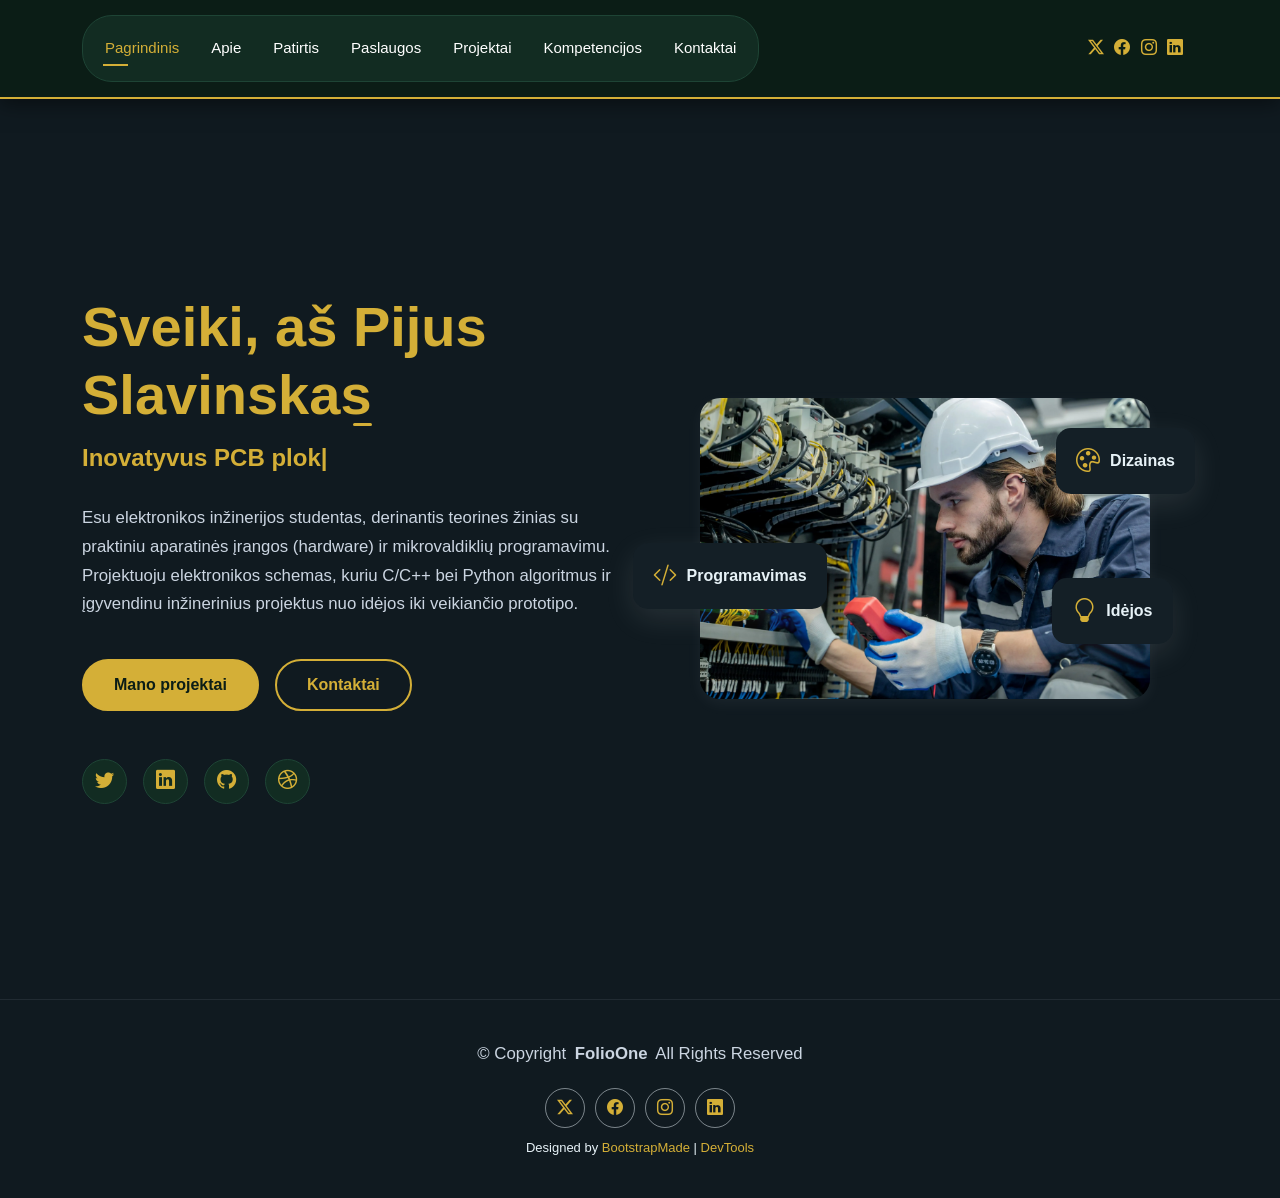
<file: index.html>
<!DOCTYPE html>
<html lang="lt">

<head>
  <meta charset="utf-8">
  <meta content="width=device-width, initial-scale=1.0" name="viewport">
  <title>Mano CV</title>
  <meta name="description" content="Pijus Slavinskas CV puslapis">
  <meta name="keywords" content="">

  <!-- Favicons -->
  <link href="assets/img/favicon.png" rel="icon">
  <link href="assets/img/apple-touch-icon.png" rel="apple-touch-icon">

  <!-- Fonts -->
  <link href="https://fonts.googleapis.com" rel="preconnect">
  <link href="https://fonts.gstatic.com" rel="preconnect" crossorigin>
  <link href="https://fonts.googleapis.com/css2?family=Roboto:ital,wght@0,100;0,300;0,400;0,500;0,700;0,900;1,100;1,300;1,400;1,500;1,700;1,900&family=Poppins:ital,wght@0,100;0,200;0,300;0,400;0,500;0,600;0,700;0,800;0,900;1,100;1,200;1,300;1,400;1,500;1,600;1,700;1,800;1,900&family=Raleway:ital,wght@0,100;0,200;0,300;0,400;0,500;0,600;0,700;0,800;0,900;1,100;1,200;1,300;1,400;1,500;1,600;1,700;1,800;1,900&display=swap" rel="stylesheet">

  <!-- Vendor CSS Files -->
  <link href="assets/vendor/bootstrap/css/bootstrap.min.css" rel="stylesheet">
  <link href="assets/vendor/bootstrap-icons/bootstrap-icons.css" rel="stylesheet">
  <link href="assets/vendor/aos/aos.css" rel="stylesheet">
  <link href="assets/vendor/swiper/swiper-bundle.min.css" rel="stylesheet">
  <link href="assets/vendor/glightbox/css/glightbox.min.css" rel="stylesheet">

  <!-- Main CSS File -->
  <link href="assets/css/main.css" rel="stylesheet">
  <link href="assets/css/custom.css" rel="stylesheet">

  <!-- =======================================================
  * Template Name: FolioOne
  * Template URL: https://bootstrapmade.com/folioone-bootstrap-portfolio-website-template/
  * Updated: Aug 23 2025 with Bootstrap v5.3.7
  * Author: BootstrapMade.com
  * License: https://bootstrapmade.com/license/
  ======================================================== -->
</head>

<body class="index-page">

  <header id="header" class="header d-flex align-items-center light-background sticky-top">
    <div class="container position-relative d-flex align-items-center justify-content-between">

      <!-- <a href="index.html" class="logo d-flex align-items-center me-auto me-xl-0">
      <img src="assets/img/logo.webp" alt="">
      <h1 class="sitename">FolioOne</h1> 
    </a> -->

      <nav id="navmenu" class="navmenu">
        <ul>
          <li><a href="index.html" class="active">Pagrindinis</a></li>
          <li><a href="about.html">Apie</a></li>
          <li><a href="resume.html">Patirtis</a></li>
          <li><a href="services.html">Paslaugos</a></li>
          <li><a href="portfolio.html">Projektai</a></li>
          <li><a href="kompetencijos.html">Kompetencijos</a></li>
          <li><a href="contact.html">Kontaktai</a></li>
        </ul>
        <i class="mobile-nav-toggle d-xl-none bi bi-list"></i>
      </nav>

      <div class="header-social-links">
        <a href="#" class="twitter"><i class="bi bi-twitter-x"></i></a>
        <a href="#" class="facebook"><i class="bi bi-facebook"></i></a>
        <a href="#" class="instagram"><i class="bi bi-instagram"></i></a>
        <a href="#" class="linkedin"><i class="bi bi-linkedin"></i></a>
      </div>

    </div>
  </header>

  <main class="main">

    <!-- Hero Section -->
    <section id="hero" class="hero section">

      <div class="container" data-aos="fade-up" data-aos-delay="100">

        <div class="row gy-4 align-items-center">
          <div class="col-lg-6 order-2 order-lg-1">
            <div class="hero-content">
              <h1 data-aos="fade-up" data-aos-delay="200">Sveiki, aš <span class="highlight">Pijus Slavinskas</span></h1>
              <h2 data-aos="fade-up" data-aos-delay="300">Inovatyvus <span class="typed" data-typed-items="PCB plokščių projektuotojas, elektronikos inžinierius, C/C++ programuotojas, Python programuotojas"></span></h2>
              <p data-aos="fade-up" data-aos-delay="400">Esu elektronikos inžinerijos studentas, derinantis teorines žinias su praktiniu aparatinės įrangos (hardware) ir mikrovaldiklių programavimu. Projektuoju elektronikos schemas, kuriu C/C++ bei Python algoritmus ir įgyvendinu inžinerinius projektus nuo idėjos iki veikiančio prototipo.</p>
              <div class="hero-actions" data-aos="fade-up" data-aos-delay="500">
                <a href="portfolio.html" class="btn btn-primary">Mano projektai</a>
                <a href="contact.html" class="btn btn-outline">Kontaktai</a>
              </div>
              <div class="social-links" data-aos="fade-up" data-aos-delay="600">
                <a href="#"><i class="bi bi-twitter"></i></a>
                <a href="#"><i class="bi bi-linkedin"></i></a>
                <a href="#"><i class="bi bi-github"></i></a>
                <a href="#"><i class="bi bi-dribbble"></i></a>
              </div>
            </div>
          </div>
          <div class="col-lg-6 order-1 order-lg-2">
            <div class="hero-image" data-aos="zoom-in" data-aos-delay="300">
              <div class="image-wrapper">
                <img src="assets/img/foto.webp" alt="Pijus Slavinskas" class="img-fluid">
                <div class="floating-elements">
                  <div class="floating-card design" data-aos="fade-left" data-aos-delay="700">
                    <i class="bi bi-palette"></i>
                    <span>Dizainas</span>
                  </div>
                  <div class="floating-card code" data-aos="fade-right" data-aos-delay="800">
                    <i class="bi bi-code-slash"></i>
                    <span>Programavimas</span>
                  </div>
                  <div class="floating-card creativity" data-aos="fade-up" data-aos-delay="900">
                    <i class="bi bi-lightbulb"></i>
                    <span>Idėjos</span>
                  </div>
                </div>
              </div>
            </div>
          </div>
        </div>

      </div>

    </section><!-- /Hero Section -->

  </main>

  <footer id="footer" class="footer">

    <div class="container">
      <div class="copyright text-center ">
        <p>© <span>Copyright</span> <strong class="px-1 sitename">FolioOne</strong> <span>All Rights Reserved<br></span></p>
      </div>
      <div class="social-links d-flex justify-content-center">
        <a href=""><i class="bi bi-twitter-x"></i></a>
        <a href=""><i class="bi bi-facebook"></i></a>
        <a href=""><i class="bi bi-instagram"></i></a>
        <a href=""><i class="bi bi-linkedin"></i></a>
      </div>
      <div class="credits">
        <!-- All the links in the footer should remain intact. -->
        <!-- You can delete the links only if you've purchased the pro version. -->
        <!-- Licensing information: https://bootstrapmade.com/license/ -->
        <!-- Purchase the pro version with working PHP/AJAX contact form: [buy-url] -->
        Designed by <a href="https://bootstrapmade.com/">BootstrapMade</a> | <a href="https://bootstrapmade.com/tools/">DevTools</a>
      </div>
    </div>

  </footer>

  <!-- Scroll Top -->
  <a href="#" id="scroll-top" class="scroll-top d-flex align-items-center justify-content-center"><i class="bi bi-arrow-up-short"></i></a>

  <!-- Preloader -->
  <div id="preloader"></div>

  <!-- Vendor JS Files -->
  <script src="assets/vendor/bootstrap/js/bootstrap.bundle.min.js"></script>
  <script src="assets/vendor/php-email-form/validate.js"></script>
  <script src="assets/vendor/aos/aos.js"></script>
  <script src="assets/vendor/typed.js/typed.umd.js"></script>
  <script src="assets/vendor/waypoints/noframework.waypoints.js"></script>
  <script src="assets/vendor/purecounter/purecounter_vanilla.js"></script>
  <script src="assets/vendor/swiper/swiper-bundle.min.js"></script>
  <script src="assets/vendor/imagesloaded/imagesloaded.pkgd.min.js"></script>
  <script src="assets/vendor/isotope-layout/isotope.pkgd.min.js"></script>
  <script src="assets/vendor/glightbox/js/glightbox.min.js"></script>

  <!-- Main JS File -->
  <script src="assets/js/main.js"></script>
  <!-- Custom JS File -->
  <script src="assets/js/custom.js"></script>

</body>

</html>
</file>
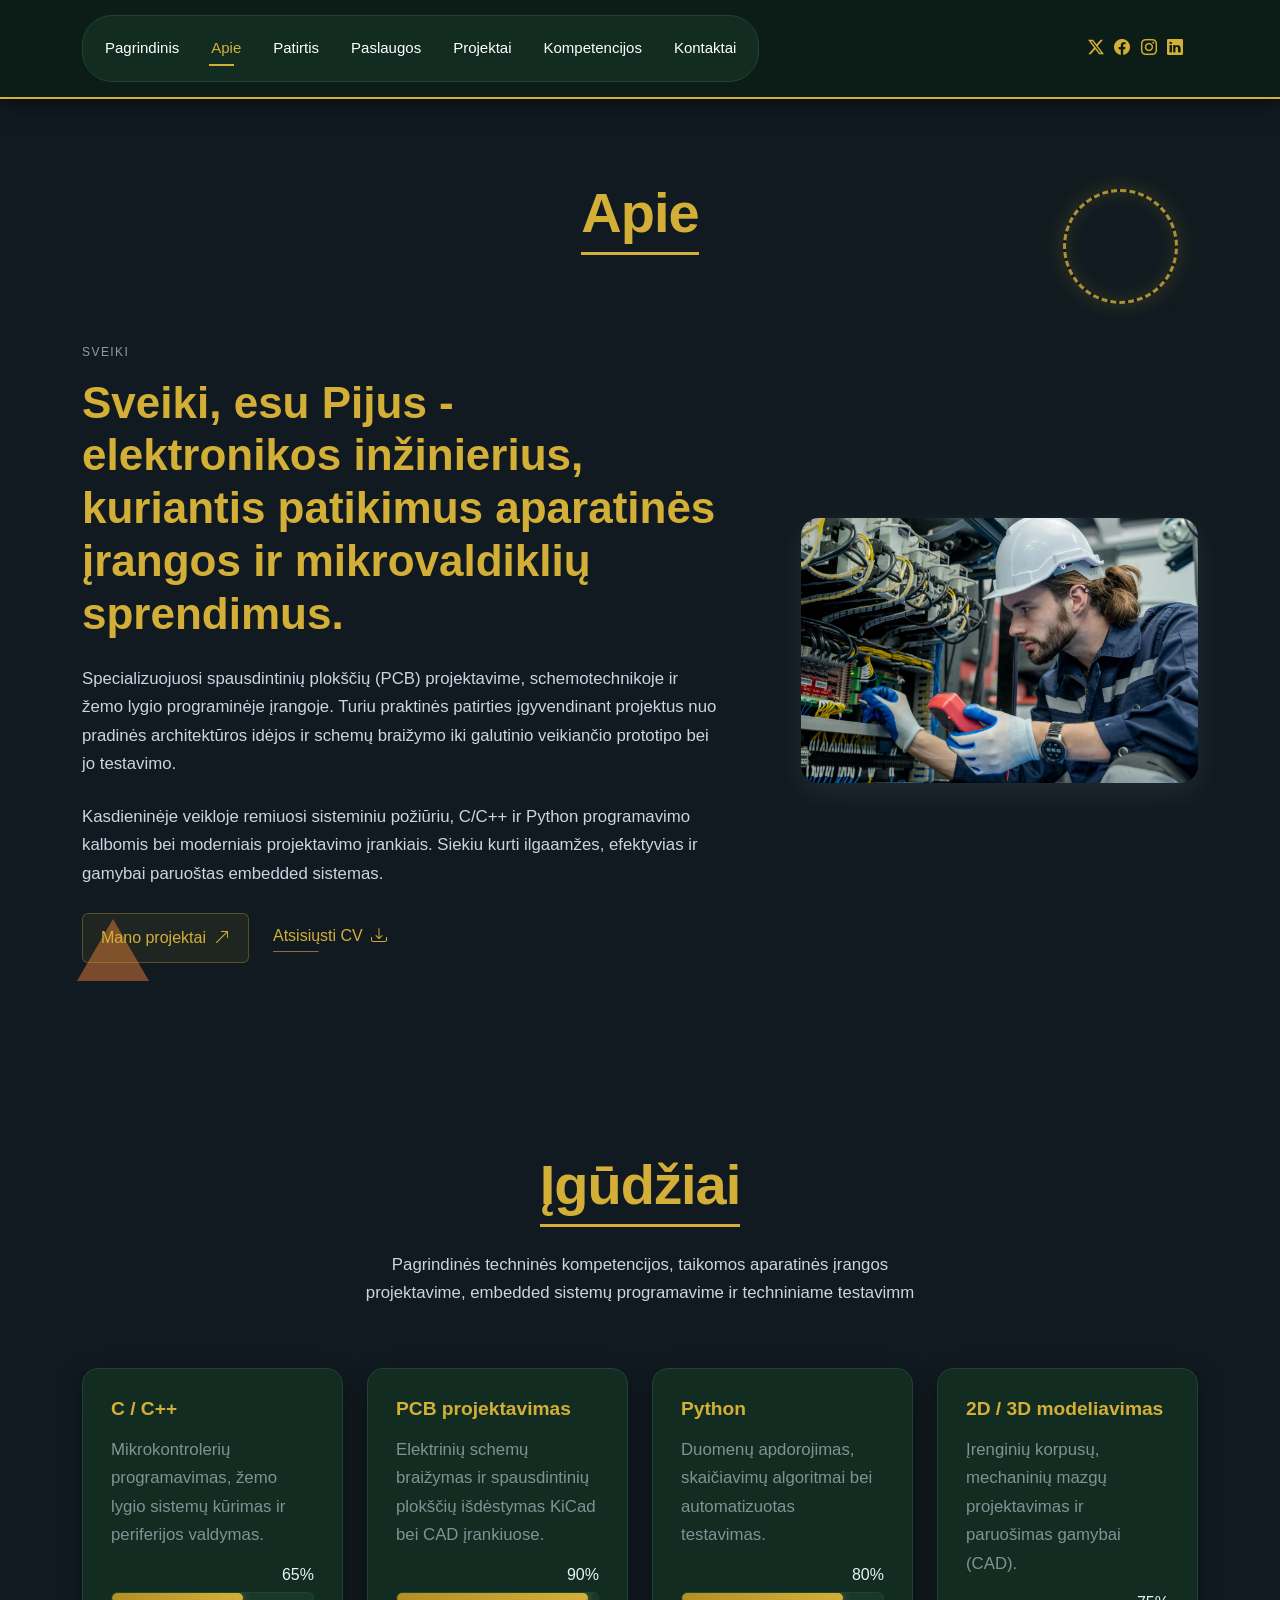
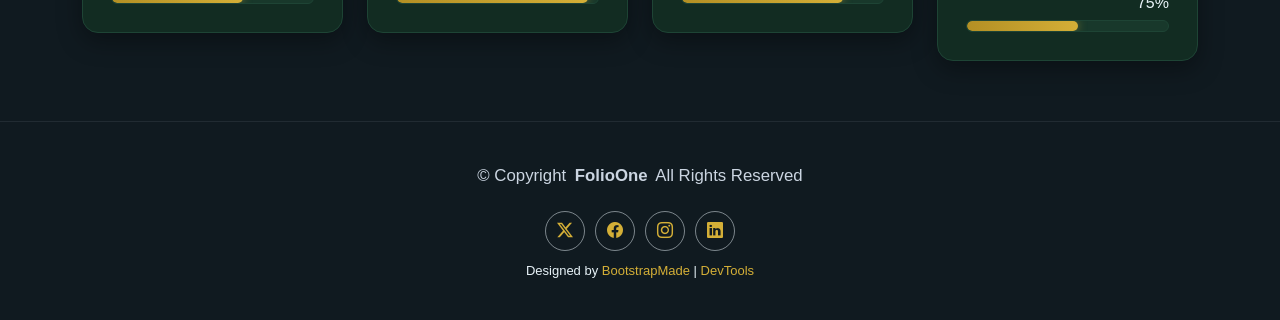
<file: about.html>
<!DOCTYPE html>
<html lang="lt">

<head>
  <meta charset="utf-8">
  <meta content="width=device-width, initial-scale=1.0" name="viewport">
  <title>About - FolioOne Bootstrap Template</title>
  <meta name="description" content="">
  <meta name="keywords" content="">

  <!-- Favicons -->
  <link href="assets/img/favicon.png" rel="icon">
  <link href="assets/img/apple-touch-icon.png" rel="apple-touch-icon">

  <!-- Fonts -->
  <link href="https://fonts.googleapis.com" rel="preconnect">
  <link href="https://fonts.gstatic.com" rel="preconnect" crossorigin>
  <link href="https://fonts.googleapis.com/css2?family=Roboto:ital,wght@0,100;0,300;0,400;0,500;0,700;0,900;1,100;1,300;1,400;1,500;1,700;1,900&family=Poppins:ital,wght@0,100;0,200;0,300;0,400;0,500;0,600;0,700;0,800;0,900;1,100;1,200;1,300;1,400;1,500;1,600;1,700;1,800;1,900&family=Raleway:ital,wght@0,100;0,200;0,300;0,400;0,500;0,600;0,700;0,800;0,900;1,100;1,200;1,300;1,400;1,500;1,600;1,700;1,800;1,900&display=swap" rel="stylesheet">

  <!-- Vendor CSS Files -->
  <link href="assets/vendor/bootstrap/css/bootstrap.min.css" rel="stylesheet">
  <link href="assets/vendor/bootstrap-icons/bootstrap-icons.css" rel="stylesheet">
  <link href="assets/vendor/aos/aos.css" rel="stylesheet">
  <link href="assets/vendor/swiper/swiper-bundle.min.css" rel="stylesheet">
  <link href="assets/vendor/glightbox/css/glightbox.min.css" rel="stylesheet">

  <!-- Main CSS File -->
  <link href="assets/css/main.css" rel="stylesheet">
  <link href="assets/css/custom.css" rel="stylesheet">

  <!-- =======================================================
  * Template Name: FolioOne
  * Template URL: https://bootstrapmade.com/folioone-bootstrap-portfolio-website-template/
  * Updated: Aug 23 2025 with Bootstrap v5.3.7
  * Author: BootstrapMade.com
  * License: https://bootstrapmade.com/license/
  ======================================================== -->
</head>

<body class="about-page">

  <header id="header" class="header d-flex align-items-center light-background sticky-top">
    <div class="container position-relative d-flex align-items-center justify-content-between">

      <!-- <a href="index.html" class="logo d-flex align-items-center me-auto me-xl-0">
      <img src="assets/img/logo.webp" alt="">
      <h1 class="sitename">FolioOne</h1> 
    </a> -->

      <nav id="navmenu" class="navmenu">
        <ul>
          <li><a href="index.html">Pagrindinis</a></li>
          <li><a href="about.html" class="active">Apie</a></li>
          <li><a href="resume.html">Patirtis</a></li>
          <li><a href="services.html">Paslaugos</a></li>
          <li><a href="portfolio.html">Projektai</a></li>
          <li><a href="kompetencijos.html">Kompetencijos</a></li>
          <li><a href="contact.html">Kontaktai</a></li>
        </ul>
        <i class="mobile-nav-toggle d-xl-none bi bi-list"></i>
      </nav>

      <div class="header-social-links">
        <a href="#" class="twitter"><i class="bi bi-twitter-x"></i></a>
        <a href="#" class="facebook"><i class="bi bi-facebook"></i></a>
        <a href="#" class="instagram"><i class="bi bi-instagram"></i></a>
        <a href="#" class="linkedin"><i class="bi bi-linkedin"></i></a>
      </div>

    </div>
  </header>

  <main class="main">

    <!-- About Section -->
    <section id="about" class="about section">
      <!-- Papildoma užduotis 2: Animuotos geometrinės CSS figūros -->
      <div class="about-css-shapes" aria-hidden="true">
        <div class="css-shape shape-circle"></div>
        <div class="css-shape shape-triangle"></div>
        <div class="css-shape shape-diamond"></div>
      </div>

      <!-- Section Title -->
      <div class="container section-title" data-aos="fade-up">
        <h2>Apie</h2>
      </div><!-- End Section Title -->

      <div class="container" data-aos="fade-up" data-aos-delay="100">

        <!-- Intro + Photo -->
        <div class="row align-items-center justify-content-between gy-5 mb-5">
          <div class="col-lg-7" data-aos="fade-right" data-aos-delay="150">
            <div class="intro-content">
              <span class="eyebrow">Sveiki</span>
              <h2 class="headline">Sveiki, esu Pijus - elektronikos inžinierius, kuriantis patikimus aparatinės įrangos ir mikrovaldiklių sprendimus.</h2>
              <p class="lead">
                Specializuojuosi spausdintinių plokščių (PCB) projektavime, schemotechnikoje ir žemo lygio programinėje įrangoje. Turiu praktinės patirties įgyvendinant projektus nuo pradinės architektūros idėjos ir schemų braižymo iki galutinio veikiančio prototipo bei jo testavimo.
              </p>
              <p>
                Kasdieninėje veikloje remiuosi sisteminiu požiūriu, C/C++ ir Python programavimo kalbomis bei moderniais projektavimo įrankiais. Siekiu kurti ilgaamžes, efektyvias ir gamybai paruoštas embedded sistemas.
              </p>

              <div class="cta-group">
                <a href="#portfolio" class="btn-ghost">
                  Mano projektai <i class="bi bi-arrow-up-right"></i>
                </a>
                <a href="#" class="link-underline">
                  Atsisiųsti CV <i class="bi bi-download"></i>
                </a>
              </div>
            </div>
          </div>

          <div class="col-lg-5" data-aos="zoom-in" data-aos-delay="250">
            <figure class="profile-figure text-center text-lg-end">
              <img src="assets/img/foto.webp" alt="Pijus Slavinskas" class="img-fluid profile-photo">
            </figure>
          </div>
        </div>
        <!-- End Intro + Photo -->
      </div>
    </section><!-- /About Section -->

    <!-- Skills Section -->
    <section id="skills" class="skills section">

      <!-- Section Title -->
      <div class="container section-title" data-aos="fade-up">
        <h2>Įgūdžiai</h2>
        <p>Pagrindinės techninės kompetencijos, taikomos aparatinės įrangos projektavime, embedded sistemų programavime ir techniniame testavimm</p>
      </div><!-- End Section Title -->

      <div class="container" data-aos="fade-up" data-aos-delay="100">

        <div class="row g-4 skills-animation">

          <div class="col-md-6 col-lg-3" data-aos="fade-up" data-aos-delay="100">
            <div class="skill-box">
              <h3>C / C++</h3>
              <p>Mikrokontrolerių programavimas, žemo lygio sistemų kūrimas ir periferijos valdymas.</p>
              <span class="text-end d-block">65%</span>
              <div class="progress">
                <div class="progress-bar" role="progressbar" aria-valuenow="65" aria-valuemin="0" aria-valuemax="100"></div>
              </div>
            </div>
          </div>

          <div class="col-md-6 col-lg-3" data-aos="fade-up" data-aos-delay="200">
            <div class="skill-box">
              <h3>PCB projektavimas</h3>
              <p>Elektrinių schemų braižymas ir spausdintinių plokščių išdėstymas KiCad bei CAD įrankiuose.</p>
              <span class="text-end d-block">90%</span>
              <div class="progress">
                <div class="progress-bar" role="progressbar" aria-valuenow="95" aria-valuemin="0" aria-valuemax="100"></div>
              </div>
            </div>
          </div>

          <div class="col-md-6 col-lg-3" data-aos="fade-up" data-aos-delay="300">
            <div class="skill-box">
              <h3>Python</h3>
              <p>Duomenų apdorojimas, skaičiavimų algoritmai bei automatizuotas testavimas.</p>
              <span class="text-end d-block">80%</span>
              <div class="progress">
                <div class="progress-bar" role="progressbar" aria-valuenow="80" aria-valuemin="0" aria-valuemax="100"></div>
              </div>
            </div>
          </div>

          <div class="col-md-6 col-lg-3" data-aos="fade-up" data-aos-delay="400">
            <div class="skill-box">
              <h3>2D / 3D modeliavimas</h3>
              <p>Įrenginių korpusų, mechaninių mazgų projektavimas ir paruošimas gamybai (CAD).</p>
              <span class="text-end d-block">75%</span>
              <div class="progress">
                <div class="progress-bar" role="progressbar" aria-valuenow="55" aria-valuemin="0" aria-valuemax="100">
                </div>
              </div>
            </div>
          </div>

        </div>

      </div>

    </section><!-- /Skills Section -->
  </main>

  <footer id="footer" class="footer">

    <div class="container">
      <div class="copyright text-center ">
        <p>© <span>Copyright</span> <strong class="px-1 sitename">FolioOne</strong> <span>All Rights Reserved<br></span></p>
      </div>
      <div class="social-links d-flex justify-content-center">
        <a href=""><i class="bi bi-twitter-x"></i></a>
        <a href=""><i class="bi bi-facebook"></i></a>
        <a href=""><i class="bi bi-instagram"></i></a>
        <a href=""><i class="bi bi-linkedin"></i></a>
      </div>
      <div class="credits">
        <!-- All the links in the footer should remain intact. -->
        <!-- You can delete the links only if you've purchased the pro version. -->
        <!-- Licensing information: https://bootstrapmade.com/license/ -->
        <!-- Purchase the pro version with working PHP/AJAX contact form: [buy-url] -->
        Designed by <a href="https://bootstrapmade.com/">BootstrapMade</a> | <a href="https://bootstrapmade.com/tools/">DevTools</a>
      </div>
    </div>

  </footer>

  <!-- Scroll Top -->
  <a href="#" id="scroll-top" class="scroll-top d-flex align-items-center justify-content-center"><i class="bi bi-arrow-up-short"></i></a>

  <!-- Preloader -->
  <div id="preloader"></div>

  <!-- Vendor JS Files -->
  <script src="assets/vendor/bootstrap/js/bootstrap.bundle.min.js"></script>
  <script src="assets/vendor/php-email-form/validate.js"></script>
  <script src="assets/vendor/aos/aos.js"></script>
  <script src="assets/vendor/typed.js/typed.umd.js"></script>
  <script src="assets/vendor/waypoints/noframework.waypoints.js"></script>
  <script src="assets/vendor/purecounter/purecounter_vanilla.js"></script>
  <script src="assets/vendor/swiper/swiper-bundle.min.js"></script>
  <script src="assets/vendor/imagesloaded/imagesloaded.pkgd.min.js"></script>
  <script src="assets/vendor/isotope-layout/isotope.pkgd.min.js"></script>
  <script src="assets/vendor/glightbox/js/glightbox.min.js"></script>

  <!-- Main JS File -->
  <script src="assets/js/main.js"></script>
  <!-- Custom JS File -->
  <script src="assets/js/custom.js"></script>

</body>

</html>
</file>
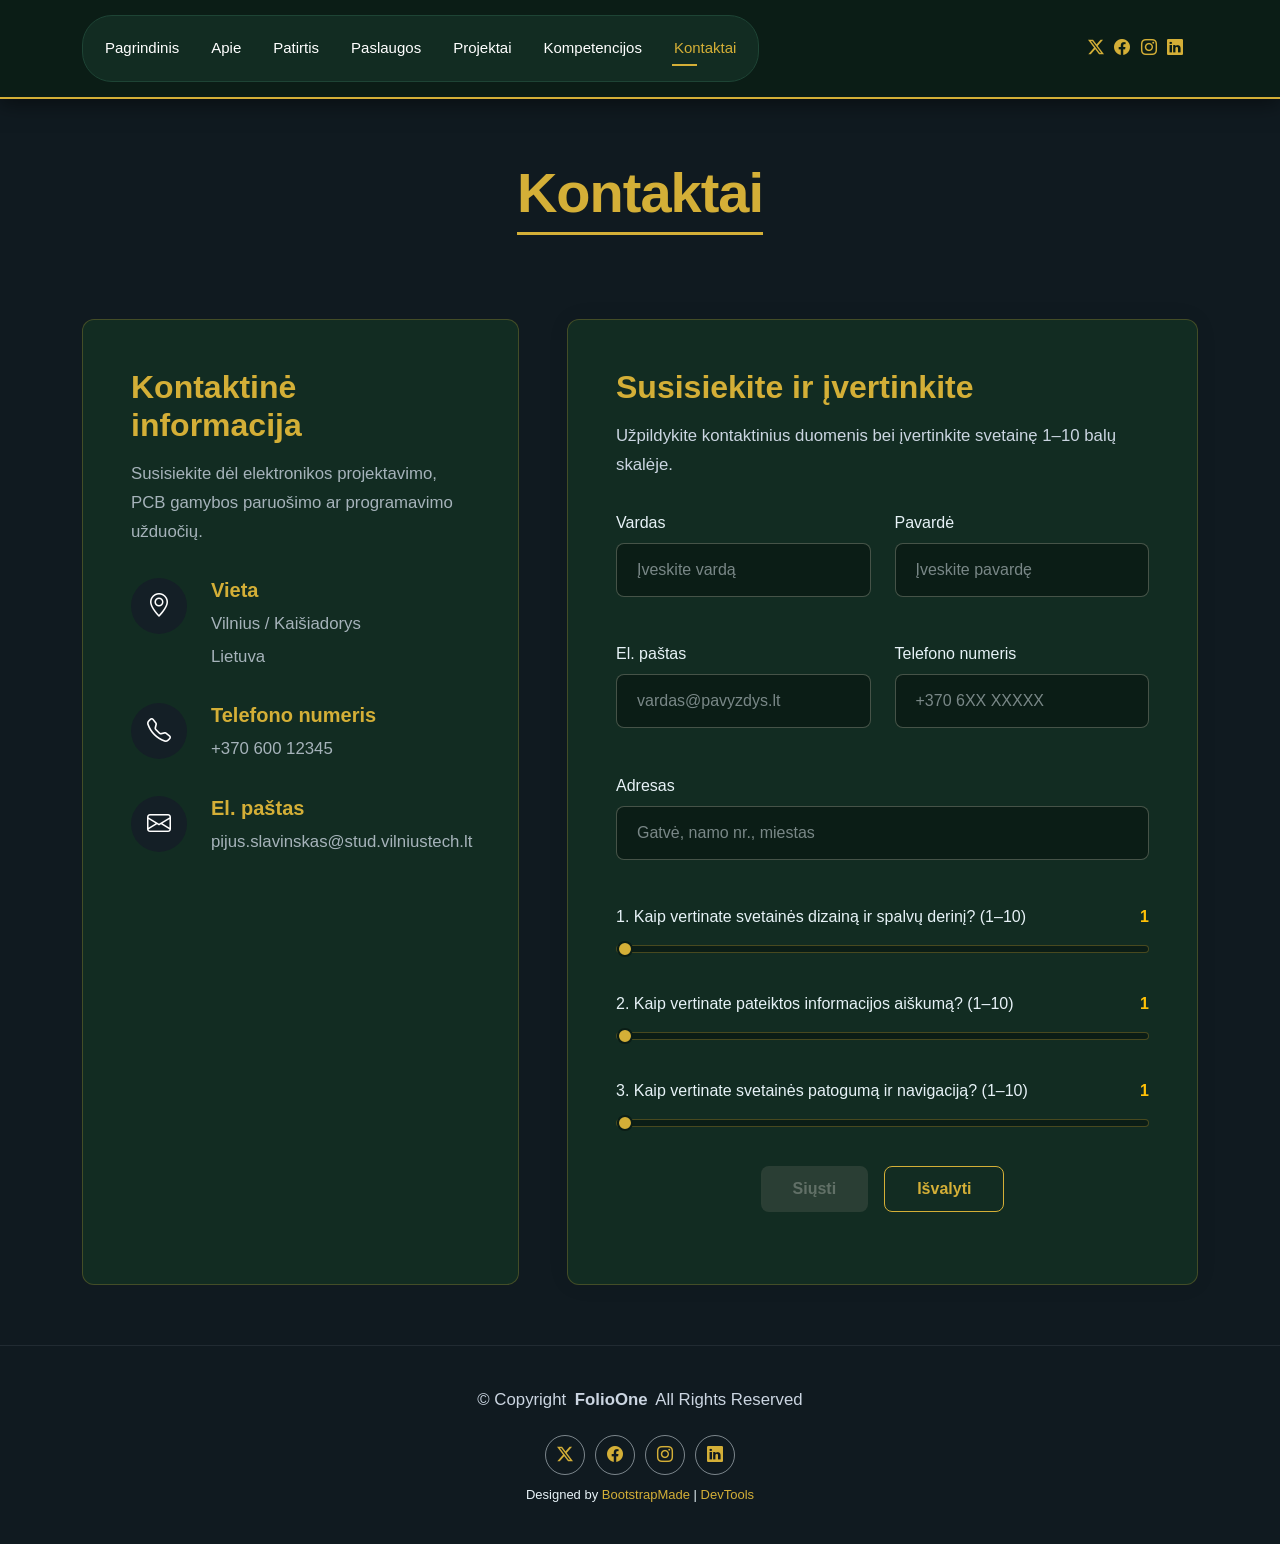
<file: contact.html>
<!DOCTYPE html>
<html lang="lt">

<head>
  <meta charset="utf-8">
  <meta content="width=device-width, initial-scale=1.0" name="viewport">
  <title>Contact - FolioOne Bootstrap Template</title>
  <meta name="description" content="">
  <meta name="keywords" content="">

  <!-- Favicons -->
  <link href="assets/img/favicon.png" rel="icon">
  <link href="assets/img/apple-touch-icon.png" rel="apple-touch-icon">

  <!-- Fonts -->
  <link href="https://fonts.googleapis.com" rel="preconnect">
  <link href="https://fonts.gstatic.com" rel="preconnect" crossorigin>
  <link href="https://fonts.googleapis.com/css2?family=Roboto:ital,wght@0,100;0,300;0,400;0,500;0,700;0,900;1,100;1,300;1,400;1,500;1,700;1,900&family=Poppins:ital,wght@0,100;0,200;0,300;0,400;0,500;0,600;0,700;0,800;0,900;1,100;1,200;1,300;1,400;1,500;1,600;1,700;1,800;1,900&family=Raleway:ital,wght@0,100;0,200;0,300;0,400;0,500;0,600;0,700;0,800;0,900;1,100;1,200;1,300;1,400;1,500;1,600;1,700;1,800;1,900&display=swap" rel="stylesheet">

  <!-- Vendor CSS Files -->
  <link href="assets/vendor/bootstrap/css/bootstrap.min.css" rel="stylesheet">
  <link href="assets/vendor/bootstrap-icons/bootstrap-icons.css" rel="stylesheet">
  <link href="assets/vendor/aos/aos.css" rel="stylesheet">
  <link href="assets/vendor/swiper/swiper-bundle.min.css" rel="stylesheet">
  <link href="assets/vendor/glightbox/css/glightbox.min.css" rel="stylesheet">

  <!-- Main CSS File -->
  <link href="assets/css/main.css" rel="stylesheet">
  <link href="assets/css/custom.css" rel="stylesheet">

  <!-- =======================================================
  * Template Name: FolioOne
  * Template URL: https://bootstrapmade.com/folioone-bootstrap-portfolio-website-template/
  * Updated: Aug 23 2025 with Bootstrap v5.3.7
  * Author: BootstrapMade.com
  * License: https://bootstrapmade.com/license/
  ======================================================== -->
</head>

<body class="contact-page">

  <header id="header" class="header d-flex align-items-center light-background sticky-top">
    <div class="container position-relative d-flex align-items-center justify-content-between">

      <!-- <a href="index.html" class="logo d-flex align-items-center me-auto me-xl-0">
      <img src="assets/img/logo.webp" alt="">
      <h1 class="sitename">FolioOne</h1> 
    </a> -->

      <nav id="navmenu" class="navmenu">
        <ul>
          <li><a href="index.html">Pagrindinis</a></li>
          <li><a href="about.html">Apie</a></li>
          <li><a href="resume.html">Patirtis</a></li>
          <li><a href="services.html">Paslaugos</a></li>
          <li><a href="portfolio.html">Projektai</a></li>
          <li><a href="kompetencijos.html">Kompetencijos</a></li>
          <li><a href="contact.html" class="active">Kontaktai</a></li>
        </ul>
        <i class="mobile-nav-toggle d-xl-none bi bi-list"></i>
      </nav>

      <div class="header-social-links">
        <a href="#" class="twitter"><i class="bi bi-twitter-x"></i></a>
        <a href="#" class="facebook"><i class="bi bi-facebook"></i></a>
        <a href="#" class="instagram"><i class="bi bi-instagram"></i></a>
        <a href="#" class="linkedin"><i class="bi bi-linkedin"></i></a>
      </div>

    </div>
  </header>

  <main class="main">

    <!-- Contact Section -->
    <section id="contact" class="contact section">

      <!-- Section Title -->
      <div class="container section-title" data-aos="fade-up">
        <h2>Kontaktai</h2>
      </div><!-- End Section Title -->

      <div class="container" data-aos="fade-up" data-aos-delay="100">

        <div class="row g-4 g-lg-5">
          <div class="col-lg-5">
            <div class="info-box" data-aos="fade-up" data-aos-delay="200">
              <h3>Kontaktinė informacija</h3>
              <p>Susisiekite dėl elektronikos projektavimo, PCB gamybos paruošimo ar programavimo užduočių.</p>

              <div class="info-item" data-aos="fade-up" data-aos-delay="300">
                <div class="icon-box">
                  <i class="bi bi-geo-alt"></i>
                </div>
                <div class="content">
                  <h4>Vieta</h4>
                  <p>Vilnius / Kaišiadorys</p>
                  <p>Lietuva</p>
                </div>
              </div>

              <div class="info-item" data-aos="fade-up" data-aos-delay="400">
                <div class="icon-box">
                  <i class="bi bi-telephone"></i>
                </div>
                <div class="content">
                  <h4>Telefono numeris</h4>
                  <p>+370 600 12345</p>
                </div>
              </div>

              <div class="info-item" data-aos="fade-up" data-aos-delay="500">
                <div class="icon-box">
                  <i class="bi bi-envelope"></i>
                </div>
                <div class="content">
                  <h4>El. paštas</h4>
                  <p>pijus.slavinskas@stud.vilniustech.lt</p>
                </div>
              </div>
            </div>
          </div>

          <div class="col-lg-7">
            <div class="contact-form" data-aos="fade-up" data-aos-delay="300">
              <h3>Susisiekite ir įvertinkite</h3>
              <p>Užpildykite kontaktinius duomenis bei įvertinkite svetainę 1–10 balų skalėje.</p>

              <form id="customContactForm" novalidate>
                <div class="row gy-4">

                  <!-- a. Vardas -->
                  <div class="col-md-6">
                    <label for="firstName" class="form-label">Vardas</label>
                    <input type="text" id="firstName" name="firstName" class="form-control" placeholder="Įveskite vardą" required>
                    <small class="error-text" id="firstNameError"></small>
                  </div>

                  <!-- b. Pavardė -->
                  <div class="col-md-6">
                    <label for="lastName" class="form-label">Pavardė</label>
                    <input type="text" id="lastName" name="lastName" class="form-control" placeholder="Įveskite pavardę" required>
                    <small class="error-text" id="lastNameError"></small>
                  </div>

                  <!-- c. El. paštas -->
                  <div class="col-md-6">
                    <label for="email" class="form-label">El. paštas</label>
                    <input type="email" id="email" name="email" class="form-control" placeholder="vardas@pavyzdys.lt" required>
                    <small class="error-text" id="emailError"></small>
                  </div>

                  <!-- d. Telefono numeris -->
                  <div class="col-md-6">
                    <label for="phone" class="form-label">Telefono numeris</label>
                    <input type="tel" id="phone" name="phone" class="form-control" placeholder="+370 6XX XXXXX" required>
                    <small class="error-text" id="phoneError"></small>
                  </div>

                  <!-- e. Adresas -->
                  <div class="col-12">
                    <label for="address" class="form-label">Adresas</label>
                    <input type="text" id="address" name="address" class="form-control" placeholder="Gatvė, namo nr., miestas" required>
                    <small class="error-text" id="addressError"></small>
                  </div>

                  <!-- f. 3 vertinimo klausimai (skalė 1-10) -->
                  <div class="col-12">
                    <label for="ratingDesign" class="form-label d-flex justify-content-between">
                      <span>1. Kaip vertinate svetainės dizainą ir spalvų derinį? (1–10)</span>
                      <strong id="ratingDesignValue" class="text-warning">1</strong>
                    </label>
                    <input type="range" id="ratingDesign" name="ratingDesign" class="form-range" min="1" max="10" value="1" oninput="document.getElementById('ratingDesignValue').textContent = this.value">
                  </div>

                  <div class="col-12">
                    <label for="ratingContent" class="form-label d-flex justify-content-between">
                      <span>2. Kaip vertinate pateiktos informacijos aiškumą? (1–10)</span>
                      <strong id="ratingContentValue" class="text-warning">1</strong>
                    </label>
                    <input type="range" id="ratingContent" name="ratingContent" class="form-range" min="1" max="10" value="1" oninput="document.getElementById('ratingContentValue').textContent = this.value">
                  </div>

                  <div class="col-12">
                    <label for="ratingUsability" class="form-label d-flex justify-content-between">
                      <span>3. Kaip vertinate svetainės patogumą ir navigaciją? (1–10)</span>
                      <strong id="ratingUsabilityValue" class="text-warning">1</strong>
                    </label>
                    <input type="range" id="ratingUsability" name="ratingUsability" class="form-range" min="1" max="10" value="1" oninput="document.getElementById('ratingUsabilityValue').textContent = this.value">
                  </div>

                  <!-- g. Mygtukai „Siųsti“ ir „Išvalyti“ -->
                  <div class="col-12 text-center d-flex justify-content-center gap-3 flex-wrap">
                    <button type="submit" id="submitBtn" class="btn">Siųsti</button>
                    <button type="button" id="clearBtn" class="btn">Išvalyti</button>
                  </div>

                </div>
              </form>

              <!-- Vieta duomenų išvedimui po formos pateikimo (3–5 užduotims) -->
              <div id="formResultContainer" class="mt-4"></div>

            </div>
          </div>

        </div>

      </div>

    </section><!-- /Contact Section -->

  </main>

  <footer id="footer" class="footer">

    <div class="container">
      <div class="copyright text-center ">
        <p>© <span>Copyright</span> <strong class="px-1 sitename">FolioOne</strong> <span>All Rights Reserved<br></span></p>
      </div>
      <div class="social-links d-flex justify-content-center">
        <a href=""><i class="bi bi-twitter-x"></i></a>
        <a href=""><i class="bi bi-facebook"></i></a>
        <a href=""><i class="bi bi-instagram"></i></a>
        <a href=""><i class="bi bi-linkedin"></i></a>
      </div>
      <div class="credits">
        <!-- All the links in the footer should remain intact. -->
        <!-- You can delete the links only if you've purchased the pro version. -->
        <!-- Licensing information: https://bootstrapmade.com/license/ -->
        <!-- Purchase the pro version with working PHP/AJAX contact form: [buy-url] -->
        Designed by <a href="https://bootstrapmade.com/">BootstrapMade</a> | <a href="https://bootstrapmade.com/tools/">DevTools</a>
      </div>
    </div>

  </footer>

  <!-- Scroll Top -->
  <a href="#" id="scroll-top" class="scroll-top d-flex align-items-center justify-content-center"><i class="bi bi-arrow-up-short"></i></a>

  <!-- Preloader -->
  <div id="preloader"></div>

  <!-- Vendor JS Files -->
  <script src="assets/vendor/bootstrap/js/bootstrap.bundle.min.js"></script>
  <script src="assets/vendor/php-email-form/validate.js"></script>
  <script src="assets/vendor/aos/aos.js"></script>
  <script src="assets/vendor/typed.js/typed.umd.js"></script>
  <script src="assets/vendor/waypoints/noframework.waypoints.js"></script>
  <script src="assets/vendor/purecounter/purecounter_vanilla.js"></script>
  <script src="assets/vendor/swiper/swiper-bundle.min.js"></script>
  <script src="assets/vendor/imagesloaded/imagesloaded.pkgd.min.js"></script>
  <script src="assets/vendor/isotope-layout/isotope.pkgd.min.js"></script>
  <script src="assets/vendor/glightbox/js/glightbox.min.js"></script>

  <!-- Main JS File -->
  <script src="assets/js/main.js"></script>
  <!-- Custom JS File -->
  <script src="assets/js/custom.js"></script>

</body>

</html>
</file>
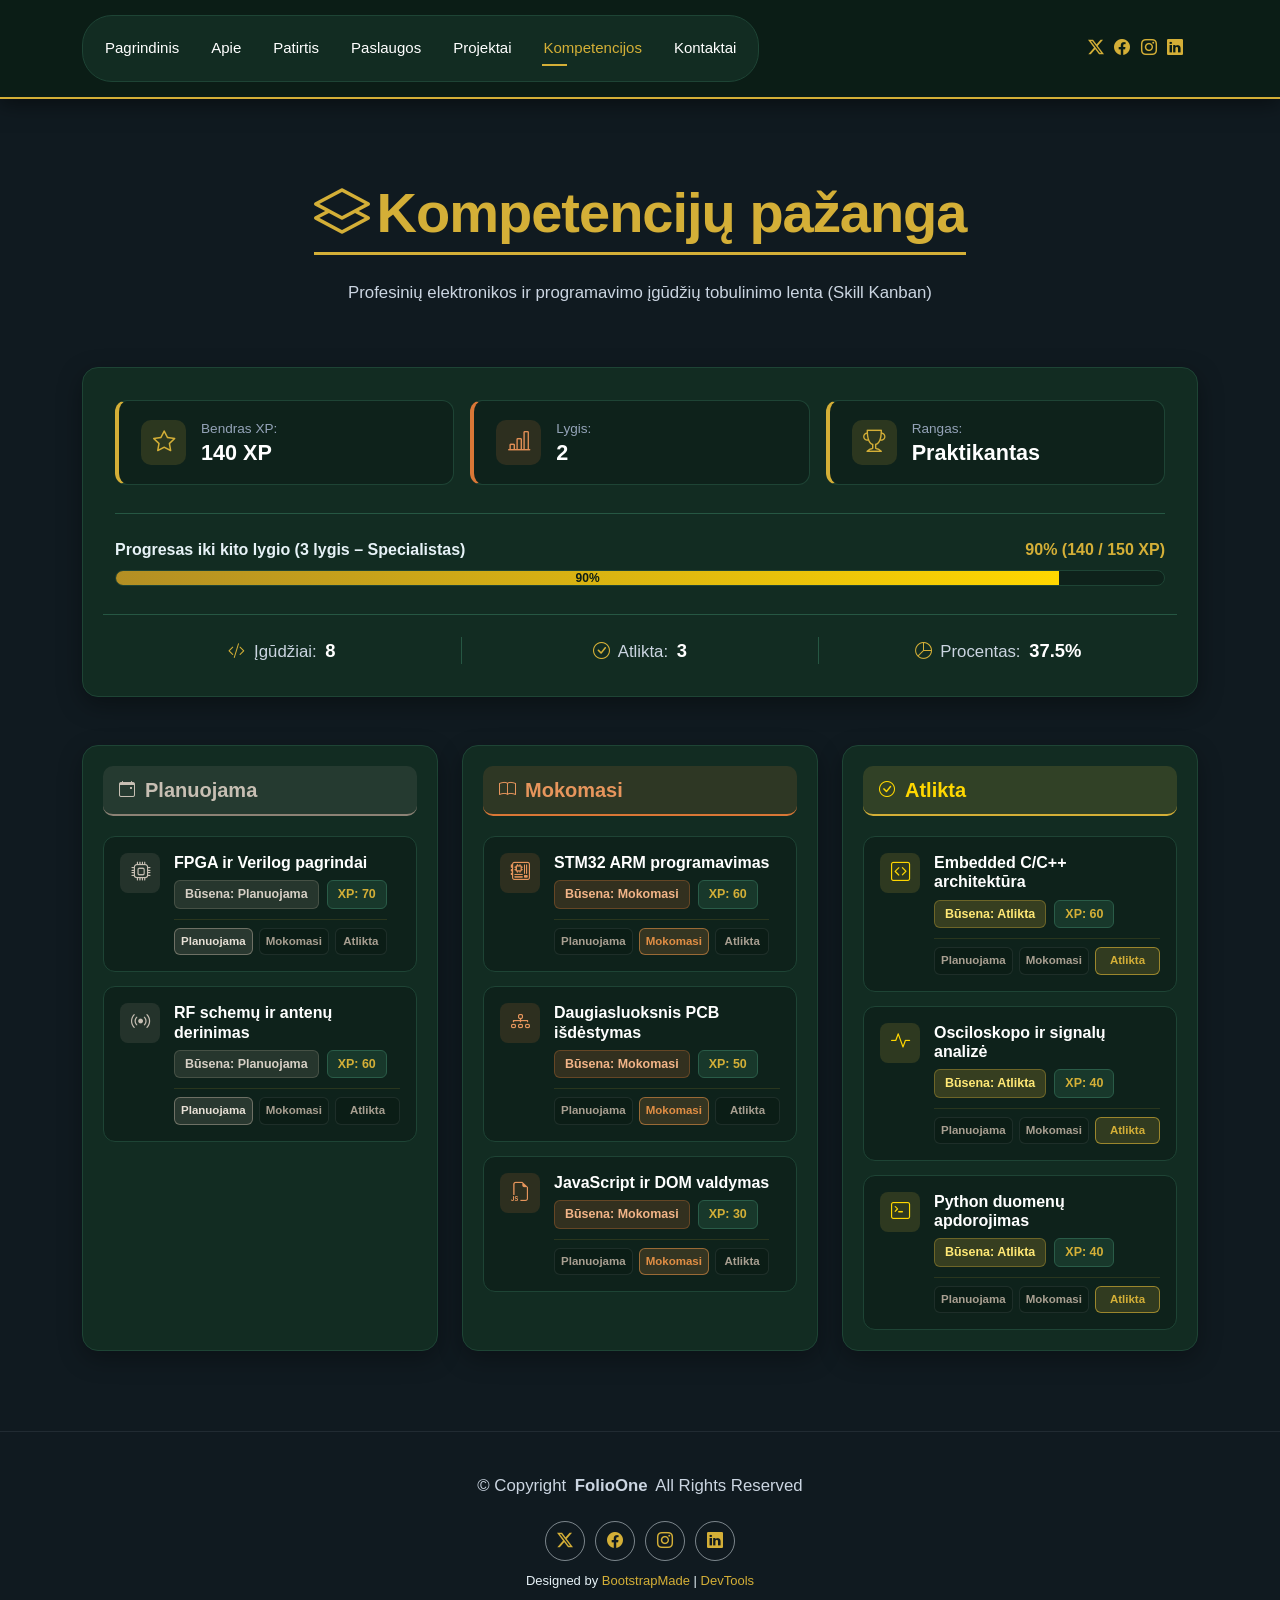
<file: kompetencijos.html>
<!DOCTYPE html>
<html lang="lt">

<head>
  <meta charset="utf-8">
  <meta content="width=device-width, initial-scale=1.0" name="viewport">
  <title>Kompetencijos - FolioOne Bootstrap Template</title>
  <meta name="description" content="">
  <meta name="keywords" content="">

  <!-- Favicons -->
  <link href="assets/img/favicon.png" rel="icon">
  <link href="assets/img/apple-touch-icon.png" rel="apple-touch-icon">

  <!-- Fonts -->
  <link href="https://fonts.googleapis.com" rel="preconnect">
  <link href="https://fonts.gstatic.com" rel="preconnect" crossorigin>
  <link href="https://fonts.googleapis.com/css2?family=Roboto:ital,wght@0,100;0,300;0,400;0,500;0,700;0,900;1,100;1,300;1,400;1,500;1,700;1,900&family=Poppins:ital,wght@0,100;0,200;0,300;0,400;0,500;0,600;0,700;0,800;0,900;1,100;1,200;1,300;1,400;1,500;1,600;1,700;1,800;1,900&family=Raleway:ital,wght@0,100;0,200;0,300;0,400;0,500;0,600;0,700;0,800;0,900;1,100;1,200;1,300;1,400;1,500;1,600;1,700;1,800;1,900&display=swap" rel="stylesheet">

  <!-- Vendor CSS Files -->
  <link href="assets/vendor/bootstrap/css/bootstrap.min.css" rel="stylesheet">
  <link href="assets/vendor/bootstrap-icons/bootstrap-icons.css" rel="stylesheet">
  <link href="assets/vendor/aos/aos.css" rel="stylesheet">
  <link href="assets/vendor/swiper/swiper-bundle.min.css" rel="stylesheet">
  <link href="assets/vendor/glightbox/css/glightbox.min.css" rel="stylesheet">

  <!-- Main CSS File -->
  <link href="assets/css/main.css" rel="stylesheet">
  <link href="assets/css/custom.css" rel="stylesheet">

  <!-- =======================================================
  * Template Name: FolioOne
  * Template URL: https://bootstrapmade.com/folioone-bootstrap-portfolio-website-template/
  * Updated: Aug 23 2025 with Bootstrap v5.3.7
  * Author: BootstrapMade.com
  * License: https://bootstrapmade.com/license/
  ======================================================== -->
</head>

<body class="about-page">

  <header id="header" class="header d-flex align-items-center light-background sticky-top">
    <div class="container position-relative d-flex align-items-center justify-content-between">

      <!-- <a href="index.html" class="logo d-flex align-items-center me-auto me-xl-0">
      <img src="assets/img/logo.webp" alt="">
      <h1 class="sitename">FolioOne</h1> 
    </a> -->

      <nav id="navmenu" class="navmenu">
        <ul>
          <li><a href="index.html">Pagrindinis</a></li>
          <li><a href="about.html">Apie</a></li>
          <li><a href="resume.html">Patirtis</a></li>
          <li><a href="services.html">Paslaugos</a></li>
          <li><a href="portfolio.html">Projektai</a></li>
          <li><a href="kompetencijos.html" class="active">Kompetencijos</a></li>
          <li><a href="contact.html">Kontaktai</a></li>
        </ul>
        <i class="mobile-nav-toggle d-xl-none bi bi-list"></i>
      </nav>

      <div class="header-social-links">
        <a href="#" class="twitter"><i class="bi bi-twitter-x"></i></a>
        <a href="#" class="facebook"><i class="bi bi-facebook"></i></a>
        <a href="#" class="instagram"><i class="bi bi-instagram"></i></a>
        <a href="#" class="linkedin"><i class="bi bi-linkedin"></i></a>
      </div>

    </div>
  </header>

  <main class="main">
    <!-- Kompetencijų pažangos modulis (Skill Kanban) -->
    <section id="kompetencijos" class="competency-section section">

      <div class="container section-title" data-aos="fade-up">
        <h2><i class="bi bi-layers me-2"></i>Kompetencijų pažanga</h2>
        <p>Profesinių elektronikos ir programavimo įgūdžių tobulinimo lenta (Skill Kanban)</p>
      </div>

      <div class="container" data-aos="fade-up" data-aos-delay="100">
          <!-- 3, 4 ir 5 punktų užduotys: Suvestinės sritis -->
        <div class="kanban-summary-box mb-5">

          <!-- 1. Viršus: Patirties taškų, lygio ir rango kortelės -->
          <div class="row g-3">
            <div class="col-md-4">
              <div class="stat-pill-card stat-xp">
                <div class="stat-icon"><i class="bi bi-star"></i></div>
                <div>
                  <span class="stat-label">Bendras XP:</span>
                  <h4 class="stat-value">140 XP</h4>
                </div>
              </div>
            </div>
            <div class="col-md-4">
              <div class="stat-pill-card stat-level">
                <div class="stat-icon"><i class="bi bi-bar-chart-line"></i></div>
                <div>
                  <span class="stat-label">Lygis:</span>
                  <h4 class="stat-value">2</h4>
                </div>
              </div>
            </div>
            <div class="col-md-4">
              <div class="stat-pill-card stat-rank">
                <div class="stat-icon"><i class="bi bi-trophy"></i></div>
                <div>
                  <span class="stat-label">Rangas:</span>
                  <h4 class="stat-value">Praktikantas</h4>
                </div>
              </div>
            </div>
          </div>

          <!-- 2. Vidurys: Progreso juosta iki kito lygio -->
          <div class="level-progress-wrapper">
            <div class="d-flex justify-content-between mb-2">
              <span class="fw-semibold">Progresas iki kito lygio (3 lygis – Specialistas)</span>
              <span class="text-gold fw-bold">90% (140 / 150 XP)</span>
            </div>
            <div class="progress">
              <div class="progress-bar" role="progressbar" style="width: 90%;" aria-valuenow="90" aria-valuemin="0" aria-valuemax="100">90%</div>
            </div>
          </div>

          <!-- 3. Apačia: Vartotojo įgūdžių pažangos statistika -->
          <div class="row text-center meta-stats">
            <div class="col-4">
              <i class="bi bi-code-slash text-gold me-1"></i> Įgūdžiai: <strong>8</strong>
            </div>
            <div class="col-4 stat-divider">
              <i class="bi bi-check-circle text-gold me-1"></i> Atlikta: <strong>3</strong>
            </div>
            <div class="col-4">
              <i class="bi bi-pie-chart text-gold me-1"></i> Procentas: <strong>37.5%</strong>
            </div>
          </div>

        </div>
        <!-- 3 stulpelių Kanban lenta (kortelės generuojamos dinamiškai per custom.js) -->
        <div class="row g-4 kanban-board">

          <!-- 1 KATEGORIJA: Planuojama -->
          <div class="col-lg-4">
            <div class="kanban-column col-planned">
              <div class="kanban-col-header">
                <i class="bi bi-calendar-event"></i>
                <h3>Planuojama</h3>
              </div>

              <div class="kanban-cards" id="cards-planned"></div>
            </div>
          </div>

          <!-- 2 KATEGORIJA: Mokomasi -->
          <div class="col-lg-4">
            <div class="kanban-column col-learning">
              <div class="kanban-col-header">
                <i class="bi bi-book"></i>
                <h3>Mokomasi</h3>
              </div>

              <div class="kanban-cards" id="cards-learning"></div>
            </div>
          </div>

          <!-- 3 KATEGORIJA: Atlikta -->
          <div class="col-lg-4">
            <div class="kanban-column col-done">
              <div class="kanban-col-header">
                <i class="bi bi-check-circle"></i>
                <h3>Atlikta</h3>
              </div>

              <div class="kanban-cards" id="cards-done"></div>
            </div>
          </div>

        </div><!-- /kanban-board -->
      </div>
    </section><!-- /Kompetencijų pažangos modulis -->
  </main>

  <footer id="footer" class="footer">

    <div class="container">
      <div class="copyright text-center ">
        <p>© <span>Copyright</span> <strong class="px-1 sitename">FolioOne</strong> <span>All Rights Reserved<br></span></p>
      </div>
      <div class="social-links d-flex justify-content-center">
        <a href=""><i class="bi bi-twitter-x"></i></a>
        <a href=""><i class="bi bi-facebook"></i></a>
        <a href=""><i class="bi bi-instagram"></i></a>
        <a href=""><i class="bi bi-linkedin"></i></a>
      </div>
      <div class="credits">
        <!-- All the links in the footer should remain intact. -->
        <!-- You can delete the links only if you've purchased the pro version. -->
        <!-- Licensing information: https://bootstrapmade.com/license/ -->
        <!-- Purchase the pro version with working PHP/AJAX contact form: [buy-url] -->
        Designed by <a href="https://bootstrapmade.com/">BootstrapMade</a> | <a href="https://bootstrapmade.com/tools/">DevTools</a>
      </div>
    </div>

  </footer>

  <!-- Scroll Top -->
  <a href="#" id="scroll-top" class="scroll-top d-flex align-items-center justify-content-center"><i class="bi bi-arrow-up-short"></i></a>

  <!-- Preloader -->
  <div id="preloader"></div>

  <!-- Vendor JS Files -->
  <script src="assets/vendor/bootstrap/js/bootstrap.bundle.min.js"></script>
  <script src="assets/vendor/php-email-form/validate.js"></script>
  <script src="assets/vendor/aos/aos.js"></script>
  <script src="assets/vendor/typed.js/typed.umd.js"></script>
  <script src="assets/vendor/waypoints/noframework.waypoints.js"></script>
  <script src="assets/vendor/purecounter/purecounter_vanilla.js"></script>
  <script src="assets/vendor/swiper/swiper-bundle.min.js"></script>
  <script src="assets/vendor/imagesloaded/imagesloaded.pkgd.min.js"></script>
  <script src="assets/vendor/isotope-layout/isotope.pkgd.min.js"></script>
  <script src="assets/vendor/glightbox/js/glightbox.min.js"></script>

  <!-- Main JS File -->
  <script src="assets/js/main.js"></script>
  <!-- Custom JS File -->
  <script src="assets/js/custom.js"></script>

</body>

</html>
</file>
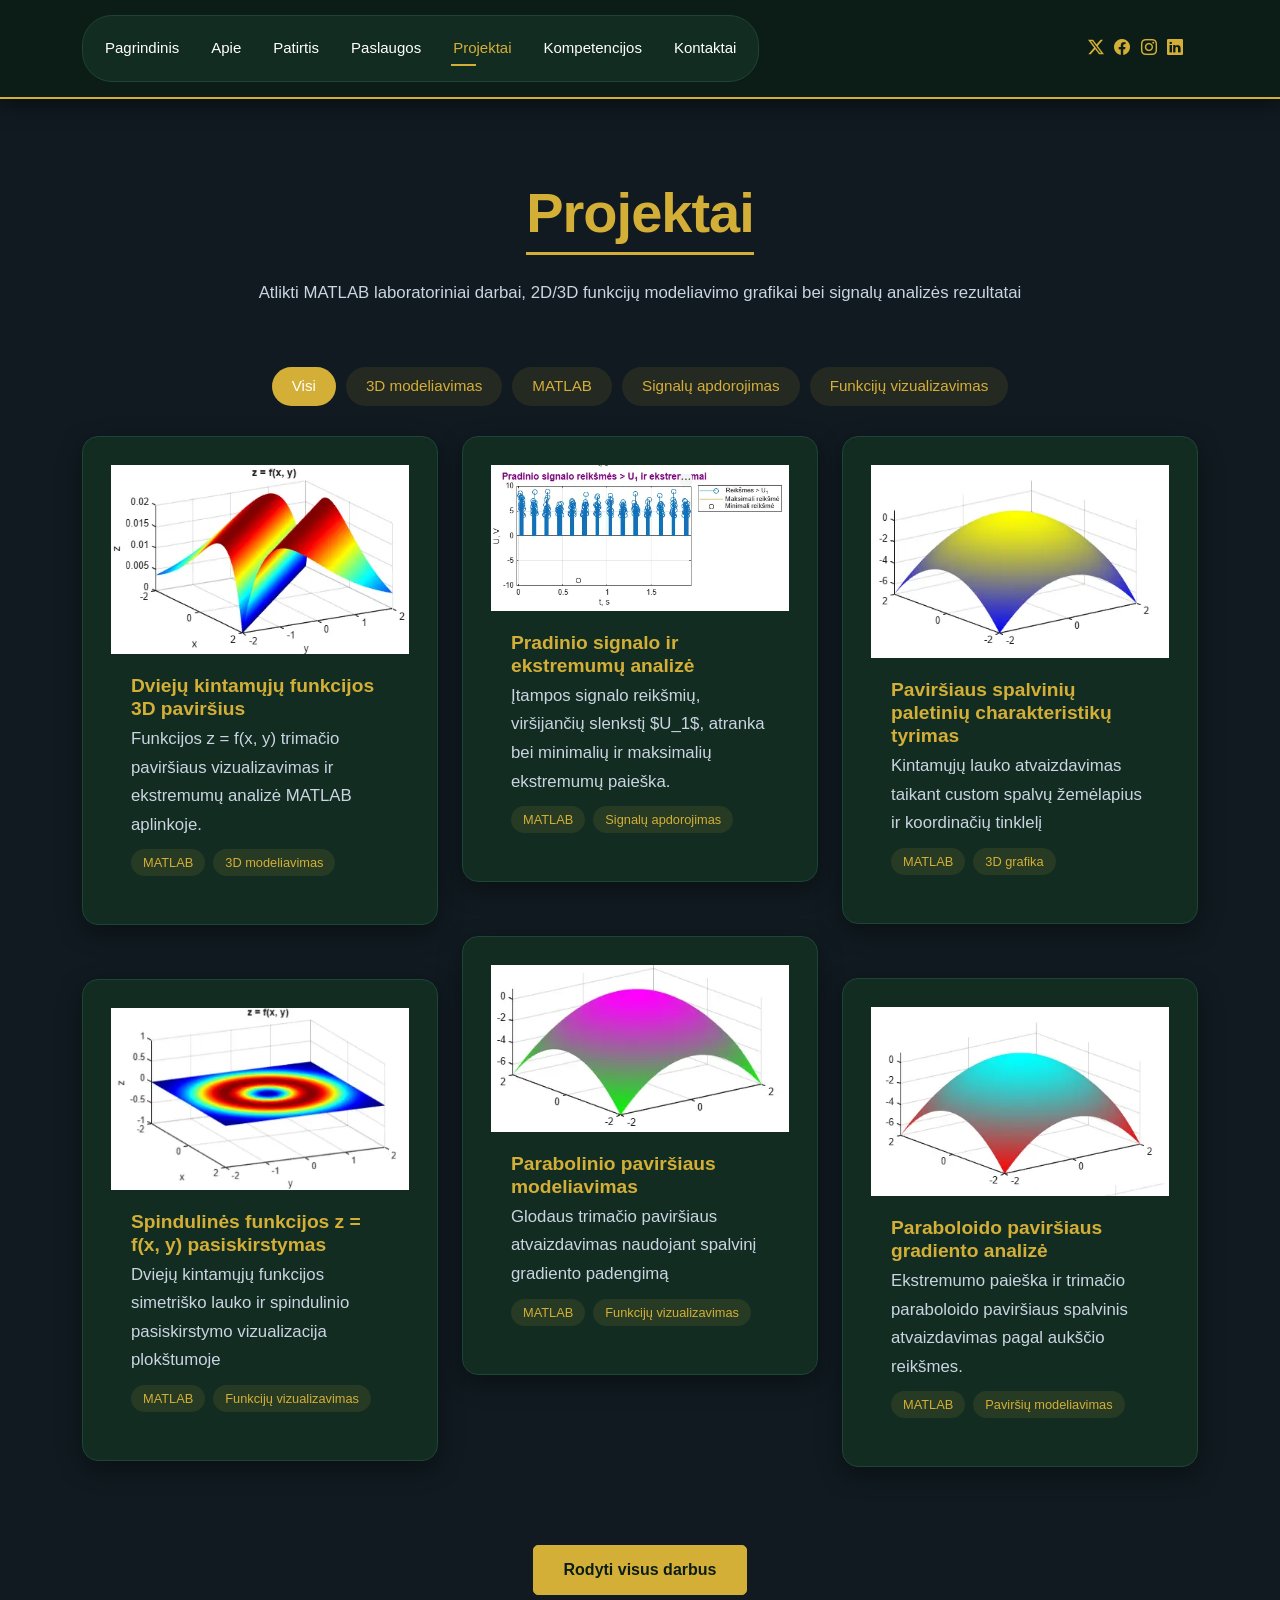
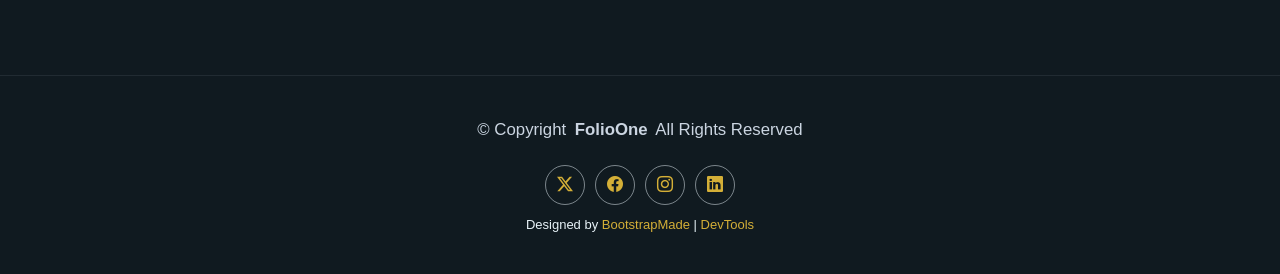
<file: portfolio.html>
<!DOCTYPE html>
<html lang="lt">

<head>
  <meta charset="utf-8">
  <meta content="width=device-width, initial-scale=1.0" name="viewport">
  <title>Portfolio - FolioOne Bootstrap Template</title>
  <meta name="description" content="">
  <meta name="keywords" content="">

  <!-- Favicons -->
  <link href="assets/img/favicon.png" rel="icon">
  <link href="assets/img/apple-touch-icon.png" rel="apple-touch-icon">

  <!-- Fonts -->
  <link href="https://fonts.googleapis.com" rel="preconnect">
  <link href="https://fonts.gstatic.com" rel="preconnect" crossorigin>
  <link href="https://fonts.googleapis.com/css2?family=Roboto:ital,wght@0,100;0,300;0,400;0,500;0,700;0,900;1,100;1,300;1,400;1,500;1,700;1,900&family=Poppins:ital,wght@0,100;0,200;0,300;0,400;0,500;0,600;0,700;0,800;0,900;1,100;1,200;1,300;1,400;1,500;1,600;1,700;1,800;1,900&family=Raleway:ital,wght@0,100;0,200;0,300;0,400;0,500;0,600;0,700;0,800;0,900;1,100;1,200;1,300;1,400;1,500;1,600;1,700;1,800;1,900&display=swap" rel="stylesheet">

  <!-- Vendor CSS Files -->
  <link href="assets/vendor/bootstrap/css/bootstrap.min.css" rel="stylesheet">
  <link href="assets/vendor/bootstrap-icons/bootstrap-icons.css" rel="stylesheet">
  <link href="assets/vendor/aos/aos.css" rel="stylesheet">
  <link href="assets/vendor/swiper/swiper-bundle.min.css" rel="stylesheet">
  <link href="assets/vendor/glightbox/css/glightbox.min.css" rel="stylesheet">

  <!-- Main CSS File -->
  <link href="assets/css/main.css" rel="stylesheet">
  <link href="assets/css/custom.css" rel="stylesheet">

  <!-- =======================================================
  * Template Name: FolioOne
  * Template URL: https://bootstrapmade.com/folioone-bootstrap-portfolio-website-template/
  * Updated: Aug 23 2025 with Bootstrap v5.3.7
  * Author: BootstrapMade.com
  * License: https://bootstrapmade.com/license/
  ======================================================== -->
</head>

<body class="portfolio-page">

  <header id="header" class="header d-flex align-items-center light-background sticky-top">
    <div class="container position-relative d-flex align-items-center justify-content-between">

      <!-- <a href="index.html" class="logo d-flex align-items-center me-auto me-xl-0">
      <img src="assets/img/logo.webp" alt="">
      <h1 class="sitename">FolioOne</h1> 
    </a> -->

      <nav id="navmenu" class="navmenu">
        <ul>
          <li><a href="index.html">Pagrindinis</a></li>
          <li><a href="about.html">Apie</a></li>
          <li><a href="resume.html">Patirtis</a></li>
          <li><a href="services.html">Paslaugos</a></li>
          <li><a href="portfolio.html" class="active">Projektai</a></li>
          <li><a href="kompetencijos.html">Kompetencijos</a></li>
          <li><a href="contact.html">Kontaktai</a></li>
        </ul>
        <i class="mobile-nav-toggle d-xl-none bi bi-list"></i>
      </nav>

      <div class="header-social-links">
        <a href="#" class="twitter"><i class="bi bi-twitter-x"></i></a>
        <a href="#" class="facebook"><i class="bi bi-facebook"></i></a>
        <a href="#" class="instagram"><i class="bi bi-instagram"></i></a>
        <a href="#" class="linkedin"><i class="bi bi-linkedin"></i></a>
      </div>

    </div>
  </header>

  <main class="main">

    <!-- Portfolio Section -->
    <section id="portfolio" class="portfolio section">

      <!-- Section Title -->
      <div class="container section-title" data-aos="fade-up">
        <h2>Projektai</h2>
        <p>Atlikti MATLAB laboratoriniai darbai, 2D/3D funkcijų modeliavimo grafikai bei signalų analizės rezultatai</p>
      </div><!-- End Section Title -->

      <div class="container" data-aos="fade-up" data-aos-delay="100">

        <div class="isotope-layout" data-default-filter="*" data-layout="masonry" data-sort="original-order">
          <ul class="portfolio-filters isotope-filters" data-aos="fade-up" data-aos-delay="200">
            <li data-filter="*" class="filter-active">Visi</li>
            <li data-filter=".filter-strategy">3D modeliavimas</li>
            <li data-filter=".filter-finance">MATLAB</li>
            <li data-filter=".filter-operations">Signalų apdorojimas</li>
            <li data-filter=".filter-technology">Funkcijų vizualizavimas</li>
          </ul><!-- End Portfolio Filters -->

          <div class="row gy-4 isotope-container" data-aos="fade-up" data-aos-delay="300">
            <div class="col-lg-4 col-md-6 portfolio-item isotope-item filter-strategy">
              <div class="portfolio-card">
                <div class="portfolio-img">
                  <img src="assets/img/portfolio/matlab1.webp" alt="Portfolio Item" class="img-fluid">
                  <div class="portfolio-overlay">
                    <a href="assets/img/portfolio/matlab1.webp" class="glightbox portfolio-lightbox"><i class="bi bi-plus"></i></a>
                    <a href="#" class="portfolio-details-link"><i class="bi bi-link"></i></a>
                  </div>
                </div>
                <div class="portfolio-info">
                  <h4>Dviejų kintamųjų funkcijos 3D paviršius</h4>
                  <p>Funkcijos z = f(x, y) trimačio paviršiaus vizualizavimas ir ekstremumų analizė MATLAB aplinkoje.</p>
                  <div class="portfolio-tags">
                    <span>MATLAB</span>
                    <span>3D modeliavimas</span>
                  </div>
                </div>
              </div>
            </div>

            <div class="col-lg-4 col-md-6 portfolio-item isotope-item filter-finance">
              <div class="portfolio-card">
                <div class="portfolio-img">
                  <img src="assets/img/portfolio/matlab2.webp" alt="Portfolio Item" class="img-fluid">
                  <div class="portfolio-overlay">
                    <a href="assets/img/portfolio/matlab2.webp" class="glightbox portfolio-lightbox"><i class="bi bi-plus"></i></a>
                    <a href="#" class="portfolio-details-link"><i class="bi bi-link"></i></a>
                  </div>
                </div>
                <div class="portfolio-info">
                  <h4>Pradinio signalo ir ekstremumų analizė</h4>
                  <p>Įtampos signalo reikšmių, viršijančių slenkstį $U_1$, atranka bei minimalių ir maksimalių ekstremumų paieška.</p>
                  <div class="portfolio-tags">
                    <span>MATLAB</span>
                    <span>Signalų apdorojimas</span>
                  </div>
                </div>
              </div>
            </div>

            <div class="col-lg-4 col-md-6 portfolio-item isotope-item filter-operations">
              <div class="portfolio-card">
                <div class="portfolio-img">
                  <img src="assets/img/portfolio/matlab3.webp" alt="Portfolio Item" class="img-fluid">
                  <div class="portfolio-overlay">
                    <a href="assets/img/portfolio/matlab3.webp" class="glightbox portfolio-lightbox"><i class="bi bi-plus"></i></a>
                    <a href="#" class="portfolio-details-link"><i class="bi bi-link"></i></a>
                  </div>
                </div>
                <div class="portfolio-info">
                  <h4>Paviršiaus spalvinių paletinių charakteristikų tyrimas</h4>
                  <p>Kintamųjų lauko atvaizdavimas taikant custom spalvų žemėlapius ir koordinačių tinklelį</p>
                  <div class="portfolio-tags">
                    <span>MATLAB</span>
                    <span>3D grafika</span>
                  </div>
                </div>
              </div>
            </div>

            <div class="col-lg-4 col-md-6 portfolio-item isotope-item filter-technology">
              <div class="portfolio-card">
                <div class="portfolio-img">
                  <img src="assets/img/portfolio/matlab4.webp" alt="Portfolio Item" class="img-fluid">
                  <div class="portfolio-overlay">
                    <a href="assets/img/portfolio/matlab4.webp" class="glightbox portfolio-lightbox"><i class="bi bi-plus"></i></a>
                    <a href="#" class="portfolio-details-link"><i class="bi bi-link"></i></a>
                  </div>
                </div>
                <div class="portfolio-info">
                  <h4>Parabolinio paviršiaus modeliavimas</h4>
                  <p>Glodaus trimačio paviršiaus atvaizdavimas naudojant spalvinį gradiento padengimą</p>
                  <div class="portfolio-tags">
                    <span>MATLAB</span>
                    <span>Funkcijų vizualizavimas</span>
                  </div>
                </div>
              </div>
            </div>

            <div class="col-lg-4 col-md-6 portfolio-item isotope-item filter-strategy">
              <div class="portfolio-card">
                <div class="portfolio-img">
                  <img src="assets/img/portfolio/matlab5.webp" alt="Portfolio Item" class="img-fluid">
                  <div class="portfolio-overlay">
                    <a href="assets/img/portfolio/matlab5.webp" class="glightbox portfolio-lightbox"><i class="bi bi-plus"></i></a>
                    <a href="#" class="portfolio-details-link"><i class="bi bi-link"></i></a>
                  </div>
                </div>
                <div class="portfolio-info">
                  <h4>Paraboloido paviršiaus gradiento analizė</h4>
                  <p>Ekstremumo paieška ir trimačio paraboloido paviršiaus spalvinis atvaizdavimas pagal aukščio reikšmes.</p>
                  <div class="portfolio-tags">
                    <span>MATLAB</span>
                    <span>Paviršių modeliavimas</span>
                  </div>
                </div>
              </div>
            </div>

            <div class="col-lg-4 col-md-6 portfolio-item isotope-item filter-finance">
              <div class="portfolio-card">
                <div class="portfolio-img">
                  <img src="assets/img/portfolio/matlab6.webp" alt="Portfolio Item" class="img-fluid">
                  <div class="portfolio-overlay">
                    <a href="assets/img/portfolio/matlab6.webp" class="glightbox portfolio-lightbox"><i class="bi bi-plus"></i></a>
                    <a href="#" class="portfolio-details-link"><i class="bi bi-link"></i></a>
                  </div>
                </div>
                <div class="portfolio-info">
                  <h4>Spindulinės funkcijos z = f(x, y) pasiskirstymas</h4>
                  <p>Dviejų kintamųjų funkcijos simetriško lauko ir spindulinio pasiskirstymo vizualizacija plokštumoje</p>
                  <div class="portfolio-tags">
                    <span>MATLAB</span>
                    <span>Funkcijų vizualizavimas</span>
                  </div>
                </div>
              </div>
            </div>
          </div><!-- End Portfolio Items Container -->

        </div>

        <div class="text-center mt-5" data-aos="fade-up" data-aos-delay="400">
          <a href="#portfolio" class="btn btn-primary">Rodyti visus darbus</a>
        </div>

      </div>

    </section><!-- /Portfolio Section -->

  </main>

  <footer id="footer" class="footer">

    <div class="container">
      <div class="copyright text-center ">
        <p>© <span>Copyright</span> <strong class="px-1 sitename">FolioOne</strong> <span>All Rights Reserved<br></span></p>
      </div>
      <div class="social-links d-flex justify-content-center">
        <a href=""><i class="bi bi-twitter-x"></i></a>
        <a href=""><i class="bi bi-facebook"></i></a>
        <a href=""><i class="bi bi-instagram"></i></a>
        <a href=""><i class="bi bi-linkedin"></i></a>
      </div>
      <div class="credits">
        <!-- All the links in the footer should remain intact. -->
        <!-- You can delete the links only if you've purchased the pro version. -->
        <!-- Licensing information: https://bootstrapmade.com/license/ -->
        <!-- Purchase the pro version with working PHP/AJAX contact form: [buy-url] -->
        Designed by <a href="https://bootstrapmade.com/">BootstrapMade</a> | <a href="https://bootstrapmade.com/tools/">DevTools</a>
      </div>
    </div>

  </footer>

  <!-- Scroll Top -->
  <a href="#" id="scroll-top" class="scroll-top d-flex align-items-center justify-content-center"><i class="bi bi-arrow-up-short"></i></a>

  <!-- Preloader -->
  <div id="preloader"></div>

  <!-- Vendor JS Files -->
  <script src="assets/vendor/bootstrap/js/bootstrap.bundle.min.js"></script>
  <script src="assets/vendor/php-email-form/validate.js"></script>
  <script src="assets/vendor/aos/aos.js"></script>
  <script src="assets/vendor/typed.js/typed.umd.js"></script>
  <script src="assets/vendor/waypoints/noframework.waypoints.js"></script>
  <script src="assets/vendor/purecounter/purecounter_vanilla.js"></script>
  <script src="assets/vendor/swiper/swiper-bundle.min.js"></script>
  <script src="assets/vendor/imagesloaded/imagesloaded.pkgd.min.js"></script>
  <script src="assets/vendor/isotope-layout/isotope.pkgd.min.js"></script>
  <script src="assets/vendor/glightbox/js/glightbox.min.js"></script>

  <!-- Main JS File -->
  <script src="assets/js/main.js"></script>
  <!-- Custom JS File -->
  <script src="assets/js/custom.js"></script>

</body>

</html>
</file>
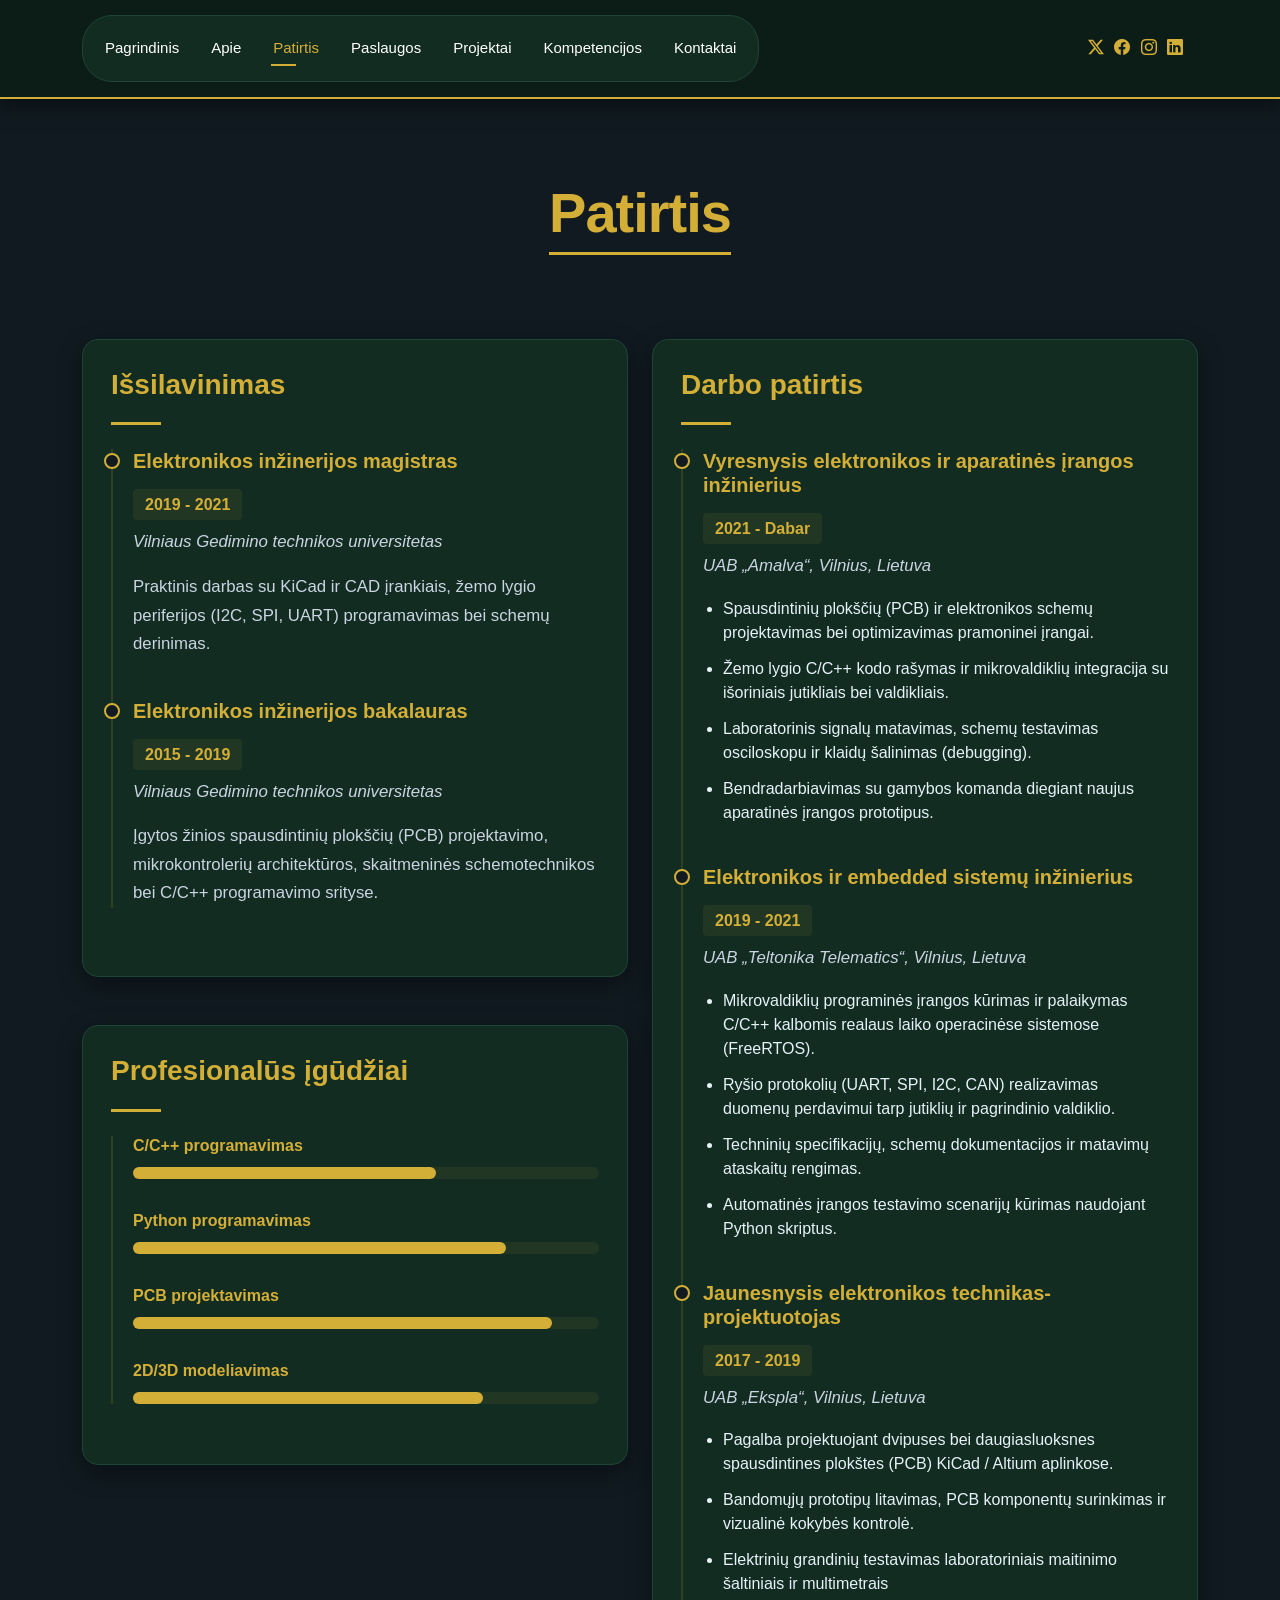
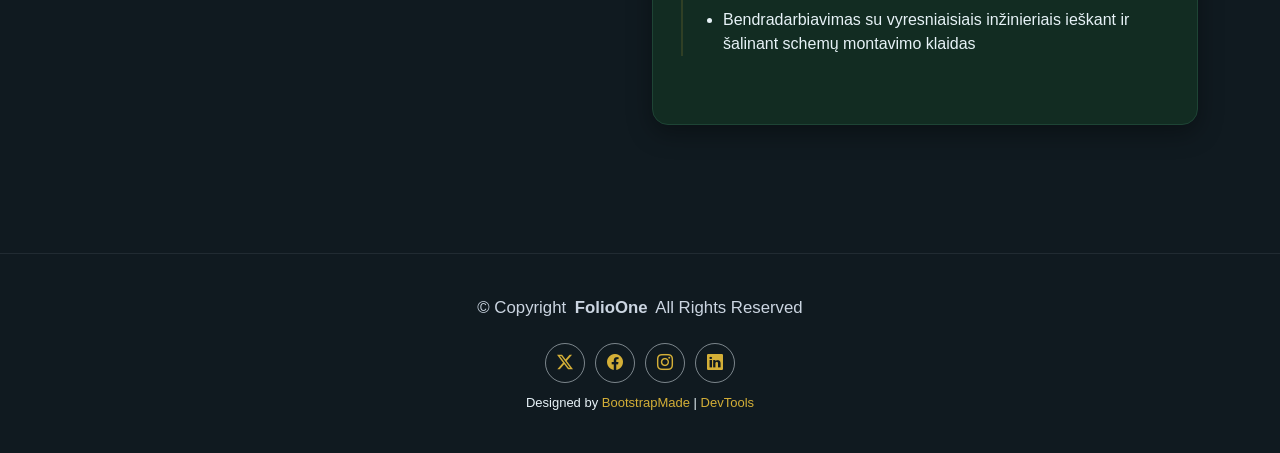
<file: resume.html>
<!DOCTYPE html>
<html lang="en">

<head>
  <meta charset="utf-8">
  <meta content="width=device-width, initial-scale=1.0" name="viewport">
  <title>Resume - FolioOne Bootstrap Template</title>
  <meta name="description" content="">
  <meta name="keywords" content="">

  <!-- Favicons -->
  <link href="assets/img/favicon.png" rel="icon">
  <link href="assets/img/apple-touch-icon.png" rel="apple-touch-icon">

  <!-- Fonts -->
  <link href="https://fonts.googleapis.com" rel="preconnect">
  <link href="https://fonts.gstatic.com" rel="preconnect" crossorigin>
  <link href="https://fonts.googleapis.com/css2?family=Roboto:ital,wght@0,100;0,300;0,400;0,500;0,700;0,900;1,100;1,300;1,400;1,500;1,700;1,900&family=Poppins:ital,wght@0,100;0,200;0,300;0,400;0,500;0,600;0,700;0,800;0,900;1,100;1,200;1,300;1,400;1,500;1,600;1,700;1,800;1,900&family=Raleway:ital,wght@0,100;0,200;0,300;0,400;0,500;0,600;0,700;0,800;0,900;1,100;1,200;1,300;1,400;1,500;1,600;1,700;1,800;1,900&display=swap" rel="stylesheet">

  <!-- Vendor CSS Files -->
  <link href="assets/vendor/bootstrap/css/bootstrap.min.css" rel="stylesheet">
  <link href="assets/vendor/bootstrap-icons/bootstrap-icons.css" rel="stylesheet">
  <link href="assets/vendor/aos/aos.css" rel="stylesheet">
  <link href="assets/vendor/swiper/swiper-bundle.min.css" rel="stylesheet">
  <link href="assets/vendor/glightbox/css/glightbox.min.css" rel="stylesheet">

  <!-- Main CSS File -->
  <link href="assets/css/main.css" rel="stylesheet">
  <link href="assets/css/custom.css" rel="stylesheet">

  <!-- =======================================================
  * Template Name: FolioOne
  * Template URL: https://bootstrapmade.com/folioone-bootstrap-portfolio-website-template/
  * Updated: Aug 23 2025 with Bootstrap v5.3.7
  * Author: BootstrapMade.com
  * License: https://bootstrapmade.com/license/
  ======================================================== -->
</head>

<body class="resume-page">

  <header id="header" class="header d-flex align-items-center light-background sticky-top">
    <div class="container position-relative d-flex align-items-center justify-content-between">

      <!-- <a href="index.html" class="logo d-flex align-items-center me-auto me-xl-0">
      <img src="assets/img/logo.webp" alt="">
      <h1 class="sitename">FolioOne</h1> 
    </a> -->

      <nav id="navmenu" class="navmenu">
        <ul>
          <li><a href="index.html">Pagrindinis</a></li>
          <li><a href="about.html">Apie</a></li>
          <li><a href="resume.html" class="active">Patirtis</a></li>
          <li><a href="services.html">Paslaugos</a></li>
          <li><a href="portfolio.html">Projektai</a></li>
          <li><a href="kompetencijos.html">Kompetencijos</a></li>
          <li><a href="contact.html">Kontaktai</a></li>
        </ul>
        <i class="mobile-nav-toggle d-xl-none bi bi-list"></i>
      </nav>

      <div class="header-social-links">
        <a href="#" class="twitter"><i class="bi bi-twitter-x"></i></a>
        <a href="#" class="facebook"><i class="bi bi-facebook"></i></a>
        <a href="#" class="instagram"><i class="bi bi-instagram"></i></a>
        <a href="#" class="linkedin"><i class="bi bi-linkedin"></i></a>
      </div>

    </div>
  </header>

  <main class="main">

    <!-- Resume Section -->
    <section id="resume" class="resume section">

      <!-- Section Title -->
      <div class="container section-title" data-aos="fade-up">
        <h2>Patirtis</h2>
      </div><!-- End Section Title -->

      <div class="container" data-aos="fade-up" data-aos-delay="100">

        <div class="row">
          <div class="col-lg-6">

            <!-- Education Section -->
            <div class="resume-item" data-aos="fade-up">
              <h3 class="resume-title">Išsilavinimas</h3>

              <div class="resume-content">
                <article class="education-item">
                  <h4>Elektronikos inžinerijos magistras</h4>
                  <h5>2019 - 2021</h5>
                  <p class="institution"><em>Vilniaus Gedimino technikos universitetas</em></p>
                  <p>Praktinis darbas su KiCad ir CAD įrankiais, žemo lygio periferijos (I2C, SPI, UART) programavimas bei schemų derinimas.</p>
                </article>

                <article class="education-item">
                  <h4>Elektronikos inžinerijos bakalauras</h4>
                  <h5>2015 - 2019</h5>
                  <p class="institution"><em>Vilniaus Gedimino technikos universitetas</em></p>
                  <p>Įgytos žinios spausdintinių plokščių (PCB) projektavimo, mikrokontrolerių architektūros, skaitmeninės schemotechnikos bei C/C++ programavimo srityse.</p>
                </article>
              </div>
            </div><!-- End Education Section -->

            <!-- Professional Skills Section -->
            <div class="resume-item skills-animation" data-aos="fade-up">
              <h3 class="resume-title">Profesionalūs įgūdžiai</h3>

              <div class="resume-content">
                <div class="skill-item">
                  <h4>C/C++ programavimas</h4>
                  <div class="progress">
                    <div class="progress-bar" role="progressbar" aria-valuenow="65" aria-valuemin="0" aria-valuemax="100"></div>
                  </div>
                </div>

                <div class="skill-item">
                  <h4>Python programavimas</h4>
                  <div class="progress">
                    <div class="progress-bar" role="progressbar" aria-valuenow="80" aria-valuemin="0" aria-valuemax="100"></div>
                  </div>
                </div>

                <div class="skill-item">
                  <h4>PCB projektavimas</h4>
                  <div class="progress">
                    <div class="progress-bar" role="progressbar" aria-valuenow="90" aria-valuemin="0" aria-valuemax="100"></div>
                  </div>
                </div>

                <div class="skill-item">
                  <h4>2D/3D modeliavimas</h4>
                  <div class="progress">
                    <div class="progress-bar" role="progressbar" aria-valuenow="75" aria-valuemin="0" aria-valuemax="100"></div>
                  </div>
                </div>
              </div>
            </div><!-- End Professional Skills Section -->
          </div>

          <div class="col-lg-6">
            <!-- Experience Section -->
            <div class="resume-item" data-aos="fade-up" data-aos-delay="100">
              <h3 class="resume-title">Darbo patirtis</h3>

              <div class="resume-content">
                <article class="experience-item">
                  <h4>Vyresnysis elektronikos ir aparatinės įrangos inžinierius</h4>
                  <h5>2021 - Dabar</h5>
                  <p class="company"><em>UAB „Amalva“, Vilnius, Lietuva</em></p>
                  <ul>
                    <li>Spausdintinių plokščių (PCB) ir elektronikos schemų projektavimas bei optimizavimas pramoninei įrangai.</li>
                    <li>Žemo lygio C/C++ kodo rašymas ir mikrovaldiklių integracija su išoriniais jutikliais bei valdikliais.</li>
                    <li>Laboratorinis signalų matavimas, schemų testavimas osciloskopu ir klaidų šalinimas (debugging).</li>
                    <li>Bendradarbiavimas su gamybos komanda diegiant naujus aparatinės įrangos prototipus.</li>
                  </ul>
                </article>

                <article class="experience-item">
                  <h4>Elektronikos ir embedded sistemų inžinierius</h4>
                  <h5>2019 - 2021</h5>
                  <p class="company"><em>UAB „Teltonika Telematics“, Vilnius, Lietuva</em></p>
                  <ul>
                    <li>Mikrovaldiklių programinės įrangos kūrimas ir palaikymas C/C++ kalbomis realaus laiko operacinėse sistemose (FreeRTOS).</li>
                    <li>Ryšio protokolių (UART, SPI, I2C, CAN) realizavimas duomenų perdavimui tarp jutiklių ir pagrindinio valdiklio.</li>
                    <li>Techninių specifikacijų, schemų dokumentacijos ir matavimų ataskaitų rengimas.</li>
                    <li>Automatinės įrangos testavimo scenarijų kūrimas naudojant Python skriptus.</li>
                  </ul>
                </article>

                <article class="experience-item">
                  <h4>Jaunesnysis elektronikos technikas-projektuotojas</h4>
                  <h5>2017 - 2019</h5>
                  <p class="company"><em>UAB „Ekspla“, Vilnius, Lietuva</em></p>
                  <ul>
                    <li>Pagalba projektuojant dvipuses bei daugiasluoksnes spausdintines plokštes (PCB) KiCad / Altium aplinkose.</li>
                    <li>Bandomųjų prototipų litavimas, PCB komponentų surinkimas ir vizualinė kokybės kontrolė.</li>
                    <li>Elektrinių grandinių testavimas laboratoriniais maitinimo šaltiniais ir multimetrais</li>
                    <li>Bendradarbiavimas su vyresniaisiais inžinieriais ieškant ir šalinant schemų montavimo klaidas</li>
                  </ul>
                </article>
              </div>
            </div><!-- End Experience Section -->
          </div>
        </div>

      </div>

    </section><!-- /Resume Section -->

  </main>

  <footer id="footer" class="footer">

    <div class="container">
      <div class="copyright text-center ">
        <p>© <span>Copyright</span> <strong class="px-1 sitename">FolioOne</strong> <span>All Rights Reserved<br></span></p>
      </div>
      <div class="social-links d-flex justify-content-center">
        <a href=""><i class="bi bi-twitter-x"></i></a>
        <a href=""><i class="bi bi-facebook"></i></a>
        <a href=""><i class="bi bi-instagram"></i></a>
        <a href=""><i class="bi bi-linkedin"></i></a>
      </div>
      <div class="credits">
        <!-- All the links in the footer should remain intact. -->
        <!-- You can delete the links only if you've purchased the pro version. -->
        <!-- Licensing information: https://bootstrapmade.com/license/ -->
        <!-- Purchase the pro version with working PHP/AJAX contact form: [buy-url] -->
        Designed by <a href="https://bootstrapmade.com/">BootstrapMade</a> | <a href="https://bootstrapmade.com/tools/">DevTools</a>
      </div>
    </div>

  </footer>

  <!-- Scroll Top -->
  <a href="#" id="scroll-top" class="scroll-top d-flex align-items-center justify-content-center"><i class="bi bi-arrow-up-short"></i></a>

  <!-- Preloader -->
  <div id="preloader"></div>

  <!-- Vendor JS Files -->
  <script src="assets/vendor/bootstrap/js/bootstrap.bundle.min.js"></script>
  <script src="assets/vendor/php-email-form/validate.js"></script>
  <script src="assets/vendor/aos/aos.js"></script>
  <script src="assets/vendor/typed.js/typed.umd.js"></script>
  <script src="assets/vendor/waypoints/noframework.waypoints.js"></script>
  <script src="assets/vendor/purecounter/purecounter_vanilla.js"></script>
  <script src="assets/vendor/swiper/swiper-bundle.min.js"></script>
  <script src="assets/vendor/imagesloaded/imagesloaded.pkgd.min.js"></script>
  <script src="assets/vendor/isotope-layout/isotope.pkgd.min.js"></script>
  <script src="assets/vendor/glightbox/js/glightbox.min.js"></script>

  <!-- Main JS File -->
  <script src="assets/js/main.js"></script>
  <!-- Custom JS File -->
  <script src="assets/js/custom.js"></script>

</body>

</html>
</file>
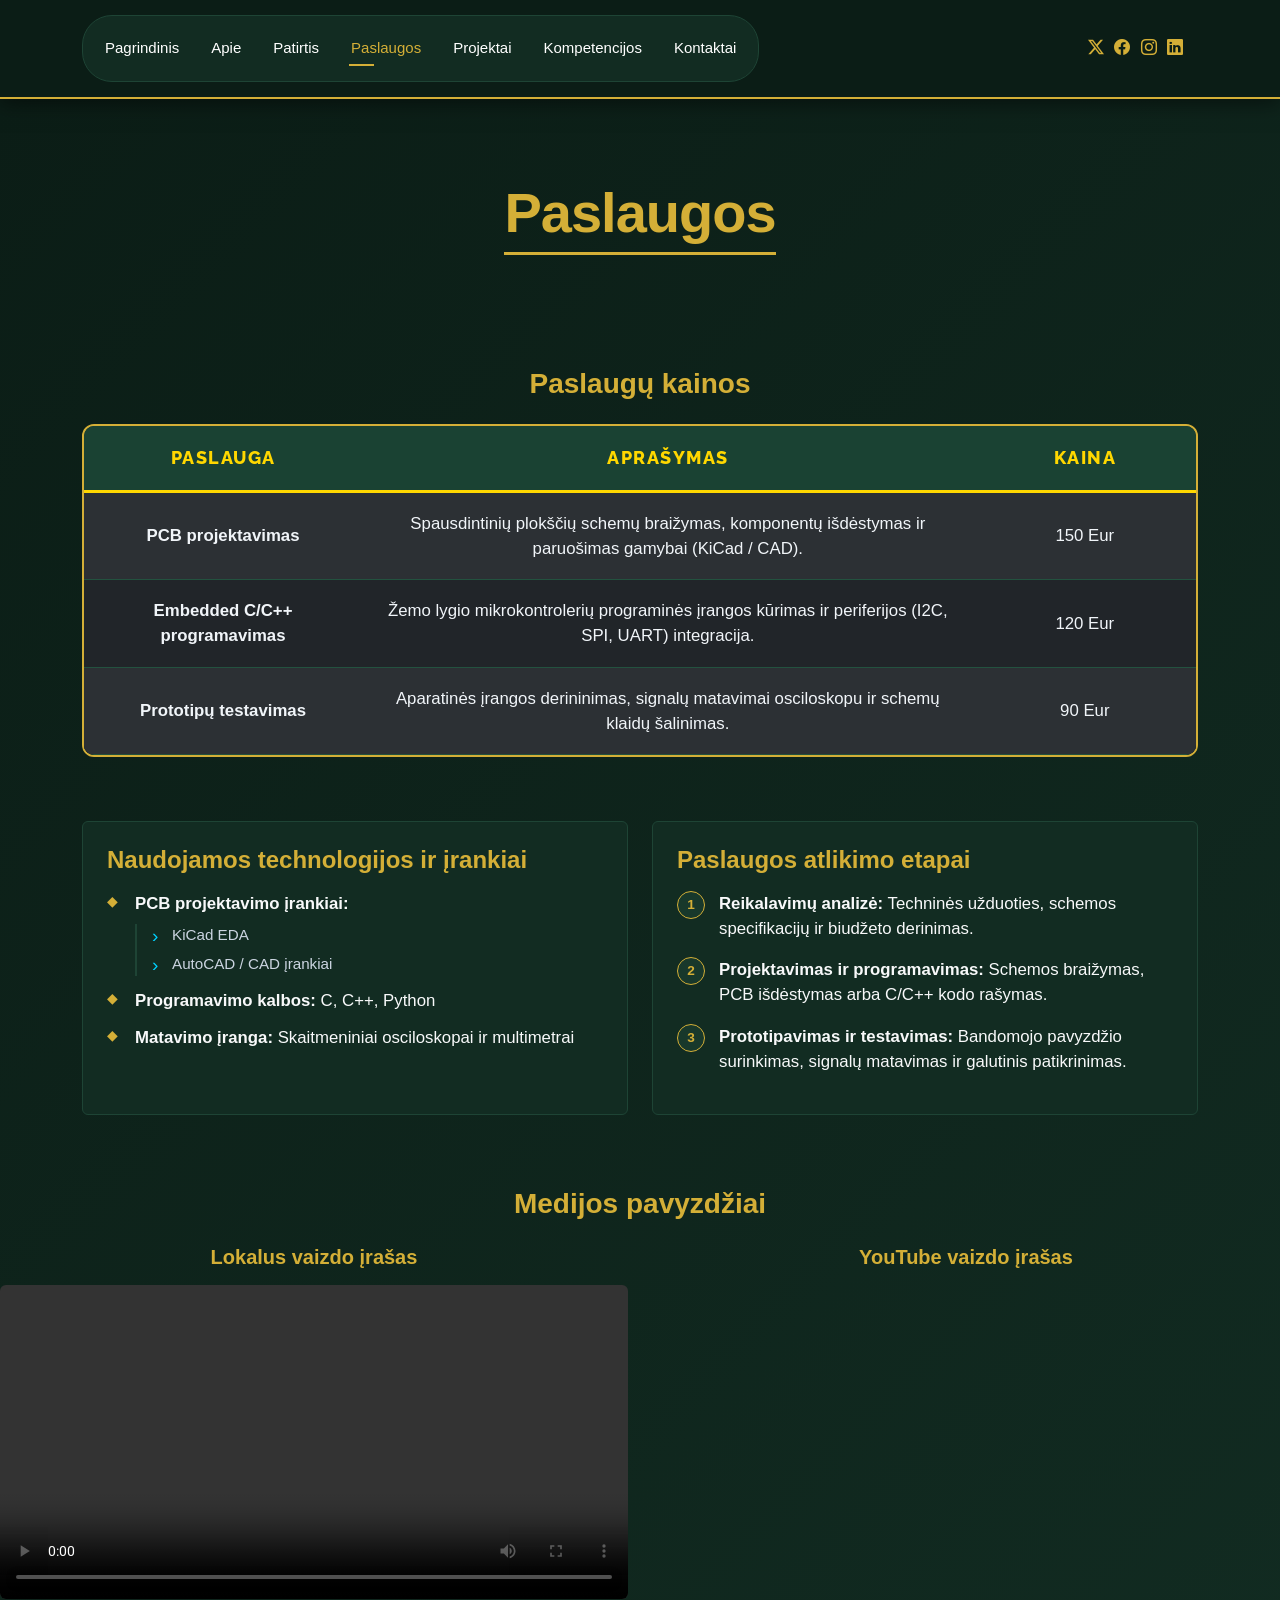
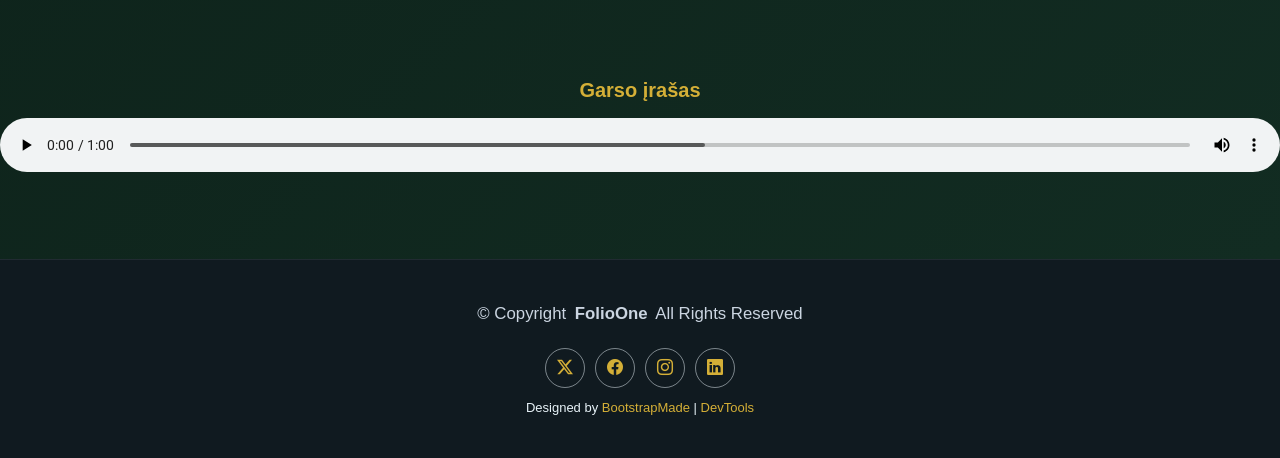
<file: services.html>
<!DOCTYPE html>
<html lang="lt">

<head>
  <meta charset="utf-8">
  <meta content="width=device-width, initial-scale=1.0" name="viewport">
  <title>Services - FolioOne Bootstrap Template</title>
  <meta name="description" content="">
  <meta name="keywords" content="">

  <!-- Favicons -->
  <link href="assets/img/favicon.png" rel="icon">
  <link href="assets/img/apple-touch-icon.png" rel="apple-touch-icon">

  <!-- Fonts -->
  <link href="https://fonts.googleapis.com" rel="preconnect">
  <link href="https://fonts.gstatic.com" rel="preconnect" crossorigin>
  <link href="https://fonts.googleapis.com/css2?family=Roboto:ital,wght@0,100;0,300;0,400;0,500;0,700;0,900;1,100;1,300;1,400;1,500;1,700;1,900&family=Poppins:ital,wght@0,100;0,200;0,300;0,400;0,500;0,600;0,700;0,800;0,900;1,100;1,200;1,300;1,400;1,500;1,600;1,700;1,800;1,900&family=Raleway:ital,wght@0,100;0,200;0,300;0,400;0,500;0,600;0,700;0,800;0,900;1,100;1,200;1,300;1,400;1,500;1,600;1,700;1,800;1,900&display=swap" rel="stylesheet">

  <!-- Vendor CSS Files -->
  <link href="assets/vendor/bootstrap/css/bootstrap.min.css" rel="stylesheet">
  <link href="assets/vendor/bootstrap-icons/bootstrap-icons.css" rel="stylesheet">
  <link href="assets/vendor/aos/aos.css" rel="stylesheet">
  <link href="assets/vendor/swiper/swiper-bundle.min.css" rel="stylesheet">
  <link href="assets/vendor/glightbox/css/glightbox.min.css" rel="stylesheet">

  <!-- Main CSS File -->
  <link href="assets/css/main.css" rel="stylesheet">
  <link href="assets/css/custom.css" rel="stylesheet">

  <!-- =======================================================
  * Template Name: FolioOne
  * Template URL: https://bootstrapmade.com/folioone-bootstrap-portfolio-website-template/
  * Updated: Aug 23 2025 with Bootstrap v5.3.7
  * Author: BootstrapMade.com
  * License: https://bootstrapmade.com/license/
  ======================================================== -->
</head>

<body class="services-page">

  <header id="header" class="header d-flex align-items-center light-background sticky-top">
    <div class="container position-relative d-flex align-items-center justify-content-between">

      <!-- <a href="index.html" class="logo d-flex align-items-center me-auto me-xl-0">
      <img src="assets/img/logo.webp" alt="">
      <h1 class="sitename">FolioOne</h1> 
    </a> -->

      <nav id="navmenu" class="navmenu">
        <ul>
          <li><a href="index.html">Pagrindinis</a></li>
          <li><a href="about.html">Apie</a></li>
          <li><a href="resume.html">Patirtis</a></li>
          <li><a href="services.html" class="active">Paslaugos</a></li>
          <li><a href="portfolio.html">Projektai</a></li>
          <li><a href="kompetencijos.html">Kompetencijos</a></li>
          <li><a href="contact.html">Kontaktai</a></li>
        </ul>
        <i class="mobile-nav-toggle d-xl-none bi bi-list"></i>
      </nav>

      <div class="header-social-links">
        <a href="#" class="twitter"><i class="bi bi-twitter-x"></i></a>
        <a href="#" class="facebook"><i class="bi bi-facebook"></i></a>
        <a href="#" class="instagram"><i class="bi bi-instagram"></i></a>
        <a href="#" class="linkedin"><i class="bi bi-linkedin"></i></a>
      </div>

    </div>
  </header>

  <main class="main">

    <!-- Services Section -->
    <section id="services" class="services section">

      <!-- Section Title -->
      <div class="container section-title" data-aos="fade-up">
        <h2>Paslaugos</h2>
      </div><!-- End Section Title -->

      <div class="container" data-aos="fade-up" data-aos-delay="100">

      <div class="mt-5" data-aos="fade-up" data-aos-delay="300">
        <h3 class="text-center mb-4">Paslaugų kainos</h3>
        
        <div class="table-responsive">
          <table class="table table-dark table-striped table-hover align-middle rounded overflow-hidden">
            <thead>
              <tr>
                <th scope="col" style="width: 25%;">Paslauga</th>
                <th scope="col" style="width: 55%;">Aprašymas</th>
                <th scope="col" style="width: 20%;">Kaina</th>
              </tr>
            </thead>
            <tbody>
              <tr>
                <td><strong>PCB projektavimas</strong></td>
                <td>Spausdintinių plokščių schemų braižymas, komponentų išdėstymas ir paruošimas gamybai (KiCad / CAD).</td>
                <td>150 Eur</td>
              </tr>
              <tr>
                <td><strong>Embedded C/C++ programavimas</strong></td>
                <td>Žemo lygio mikrokontrolerių programinės įrangos kūrimas ir periferijos (I2C, SPI, UART) integracija.</td>
                <td>120 Eur</td>
              </tr>
              <tr>
                <td><strong>Prototipų testavimas</strong></td>
                <td>Aparatinės įrangos derininimas, signalų matavimai osciloskopu ir schemų klaidų šalinimas.</td>
                <td>90 Eur</td>
              </tr>
            </tbody>
          </table>
        </div>
      </div>
      <!-- 2 HTML sąrašai -->
        <div class="row mt-5" data-aos="fade-up" data-aos-delay="300">
          
          <!-- a. Nenumerytas sąrašas su įdėtiniu sąrašu -->
          <div class="col-md-6 mb-4">
            <div class="p-4 rounded border border-secondary bg-dark text-light h-100">
              <h4 class="mb-3">Naudojamos technologijos ir įrankiai</h4>
              <ul>
                <li>
                  <strong>PCB projektavimo įrankiai:</strong>
                  <ul>
                    <li>KiCad EDA</li>
                    <li>AutoCAD / CAD įrankiai</li>
                  </ul>
                </li>
                <li><strong>Programavimo kalbos:</strong> C, C++, Python</li>
                <li><strong>Matavimo įranga:</strong> Skaitmeniniai osciloskopai ir multimetrai</li>
              </ul>
            </div>
          </div>

          <!-- b. Numeruotas sąrašas -->
          <div class="col-md-6 mb-4">
            <div class="p-4 rounded border border-secondary bg-dark text-light h-100">
              <h4 class="mb-3">Paslaugos atlikimo etapai</h4>
              <ol>
                <li><strong>Reikalavimų analizė:</strong> Techninės užduoties, schemos specifikacijų ir biudžeto derinimas.</li>
                <li><strong>Projektavimas ir programavimas:</strong> Schemos braižymas, PCB išdėstymas arba C/C++ kodo rašymas.</li>
                <li><strong>Prototipavimas ir testavimas:</strong> Bandomojo pavyzdžio surinkimas, signalų matavimas ir galutinis patikrinimas.</li>
              </ol>
            </div>
          </div>

        </div>
        </div>


        <!-- Medijos įrašai -->
        <div class="row mt-5" data-aos="fade-up" data-aos-delay="400">
          <h3 class="text-center mb-4">Medijos pavyzdžiai</h3>

          <!-- b. Vaizdo įrašas (<video> gairė) -->
          <div class="col-md-6 mb-4 text-center">
            <h5 class="mb-3">Lokalus vaizdo įrašas</h5>
            <video controls width="100%" class="rounded">
              <source src="assets/media/video.mp4" type="video/mp4">
              Jūsų naršyklė nepalaiko vaizdo įrašų žymės.
            </video>
          </div>

          <!-- c. YouTube įrašas (<iframe> gairė su embed adresu) -->
          <div class="col-md-6 mb-4 text-center">
            <h5 class="mb-3">YouTube vaizdo įrašas</h5>
            <div class="ratio ratio-16x9 rounded overflow-hidden">
              <iframe src="https://www.youtube.com/embed/BoUVIhtqjAw" title="YouTube video player" allowfullscreen></iframe>
            </div>
          </div>

          <!-- d. Garso įrašas (<audio> gairė) -->
          <div class="col-12 mt-3 text-center">
            <h5 class="mb-3">Garso įrašas</h5>
            <audio controls class="w-100">
              <source src="assets/media/audio.mp3" type="audio/mpeg">
              Jūsų naršyklė nepalaiko garso įrašų žymės.
            </audio>
          </div>

        </div> 
      </div>

    </section><!-- /Services Section -->

  </main>

  <footer id="footer" class="footer">

    <div class="container">
      <div class="copyright text-center ">
        <p>© <span>Copyright</span> <strong class="px-1 sitename">FolioOne</strong> <span>All Rights Reserved<br></span></p>
      </div>
      <div class="social-links d-flex justify-content-center">
        <a href=""><i class="bi bi-twitter-x"></i></a>
        <a href=""><i class="bi bi-facebook"></i></a>
        <a href=""><i class="bi bi-instagram"></i></a>
        <a href=""><i class="bi bi-linkedin"></i></a>
      </div>
      <div class="credits">
        <!-- All the links in the footer should remain intact. -->
        <!-- You can delete the links only if you've purchased the pro version. -->
        <!-- Licensing information: https://bootstrapmade.com/license/ -->
        <!-- Purchase the pro version with working PHP/AJAX contact form: [buy-url] -->
        Designed by <a href="https://bootstrapmade.com/">BootstrapMade</a> | <a href="https://bootstrapmade.com/tools/">DevTools</a>
      </div>
    </div>

  </footer>

  <!-- Scroll Top -->
  <a href="#" id="scroll-top" class="scroll-top d-flex align-items-center justify-content-center"><i class="bi bi-arrow-up-short"></i></a>

  <!-- Preloader -->
  <div id="preloader"></div>

  <!-- Vendor JS Files -->
  <script src="assets/vendor/bootstrap/js/bootstrap.bundle.min.js"></script>
  <script src="assets/vendor/php-email-form/validate.js"></script>
  <script src="assets/vendor/aos/aos.js"></script>
  <script src="assets/vendor/typed.js/typed.umd.js"></script>
  <script src="assets/vendor/waypoints/noframework.waypoints.js"></script>
  <script src="assets/vendor/purecounter/purecounter_vanilla.js"></script>
  <script src="assets/vendor/swiper/swiper-bundle.min.js"></script>
  <script src="assets/vendor/imagesloaded/imagesloaded.pkgd.min.js"></script>
  <script src="assets/vendor/isotope-layout/isotope.pkgd.min.js"></script>
  <script src="assets/vendor/glightbox/js/glightbox.min.js"></script>

  <!-- Main JS File -->
  <script src="assets/js/main.js"></script>
  <!-- Custom JS File -->
  <script src="assets/js/custom.js"></script>

</body>

</html>
</file>
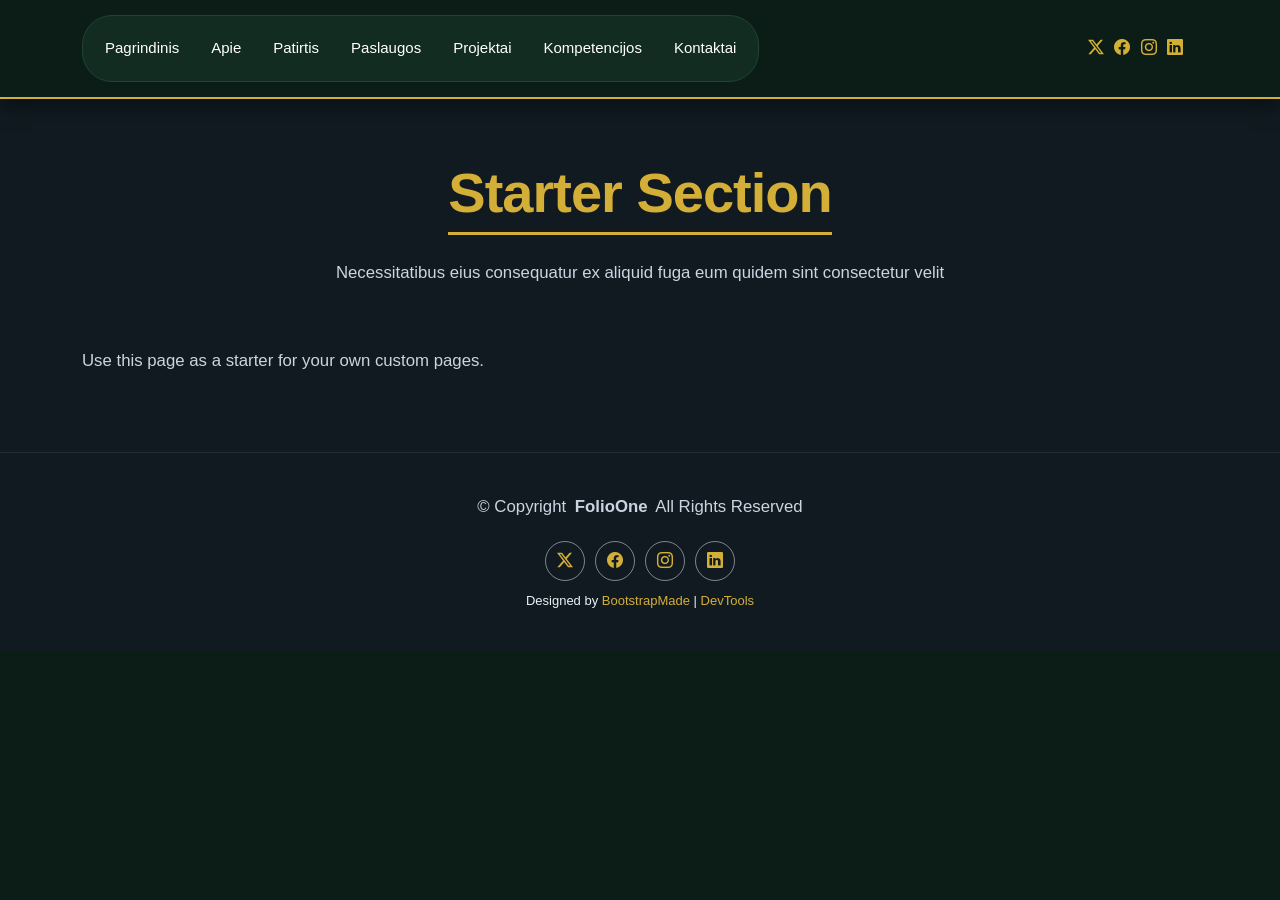
<file: starter-page.html>
<!DOCTYPE html>
<html lang="lt">

<head>
  <meta charset="utf-8">
  <meta content="width=device-width, initial-scale=1.0" name="viewport">
  <title>Starter Page - FolioOne Bootstrap Template</title>
  <meta name="description" content="">
  <meta name="keywords" content="">

  <!-- Favicons -->
  <link href="assets/img/favicon.png" rel="icon">
  <link href="assets/img/apple-touch-icon.png" rel="apple-touch-icon">

  <!-- Fonts -->
  <link href="https://fonts.googleapis.com" rel="preconnect">
  <link href="https://fonts.gstatic.com" rel="preconnect" crossorigin>
  <link href="https://fonts.googleapis.com/css2?family=Roboto:ital,wght@0,100;0,300;0,400;0,500;0,700;0,900;1,100;1,300;1,400;1,500;1,700;1,900&family=Poppins:ital,wght@0,100;0,200;0,300;0,400;0,500;0,600;0,700;0,800;0,900;1,100;1,200;1,300;1,400;1,500;1,600;1,700;1,800;1,900&family=Raleway:ital,wght@0,100;0,200;0,300;0,400;0,500;0,600;0,700;0,800;0,900;1,100;1,200;1,300;1,400;1,500;1,600;1,700;1,800;1,900&display=swap" rel="stylesheet">

  <!-- Vendor CSS Files -->
  <link href="assets/vendor/bootstrap/css/bootstrap.min.css" rel="stylesheet">
  <link href="assets/vendor/bootstrap-icons/bootstrap-icons.css" rel="stylesheet">
  <link href="assets/vendor/aos/aos.css" rel="stylesheet">
  <link href="assets/vendor/swiper/swiper-bundle.min.css" rel="stylesheet">
  <link href="assets/vendor/glightbox/css/glightbox.min.css" rel="stylesheet">

  <!-- Main CSS File -->
  <link href="assets/css/main.css" rel="stylesheet">
  <link href="assets/css/custom.css" rel="stylesheet">

  <!-- =======================================================
  * Template Name: FolioOne
  * Template URL: https://bootstrapmade.com/folioone-bootstrap-portfolio-website-template/
  * Updated: Aug 23 2025 with Bootstrap v5.3.7
  * Author: BootstrapMade.com
  * License: https://bootstrapmade.com/license/
  ======================================================== -->
</head>

<body class="starter-page-page">

  <header id="header" class="header d-flex align-items-center light-background sticky-top">
    <div class="container position-relative d-flex align-items-center justify-content-between">

      <!-- <a href="index.html" class="logo d-flex align-items-center me-auto me-xl-0">
      <img src="assets/img/logo.webp" alt="">
      <h1 class="sitename">FolioOne</h1> 
    </a> -->

      <nav id="navmenu" class="navmenu">
        <ul>
          <li><a href="index.html">Pagrindinis</a></li>
          <li><a href="about.html">Apie</a></li>
          <li><a href="resume.html">Patirtis</a></li>
          <li><a href="services.html">Paslaugos</a></li>
          <li><a href="portfolio.html">Projektai</a></li>
          <li><a href="kompetencijos.html">Kompetencijos</a></li>
          <li><a href="contact.html">Kontaktai</a></li>
        </ul>
        <i class="mobile-nav-toggle d-xl-none bi bi-list"></i>
      </nav>

      <div class="header-social-links">
        <a href="#" class="twitter"><i class="bi bi-twitter-x"></i></a>
        <a href="#" class="facebook"><i class="bi bi-facebook"></i></a>
        <a href="#" class="instagram"><i class="bi bi-instagram"></i></a>
        <a href="#" class="linkedin"><i class="bi bi-linkedin"></i></a>
      </div>

    </div>
  </header>

  <main class="main">

    <!-- Starter Section Section -->
    <section id="starter-section" class="starter-section section">

      <!-- Section Title -->
      <div class="container section-title" data-aos="fade-up">
        <h2>Starter Section</h2>
        <p>Necessitatibus eius consequatur ex aliquid fuga eum quidem sint consectetur velit</p>
      </div><!-- End Section Title -->

      <div class="container" data-aos="fade-up">
        <p>Use this page as a starter for your own custom pages.</p>
      </div>

    </section><!-- /Starter Section Section -->

  </main>

  <footer id="footer" class="footer">

    <div class="container">
      <div class="copyright text-center ">
        <p>© <span>Copyright</span> <strong class="px-1 sitename">FolioOne</strong> <span>All Rights Reserved<br></span></p>
      </div>
      <div class="social-links d-flex justify-content-center">
        <a href=""><i class="bi bi-twitter-x"></i></a>
        <a href=""><i class="bi bi-facebook"></i></a>
        <a href=""><i class="bi bi-instagram"></i></a>
        <a href=""><i class="bi bi-linkedin"></i></a>
      </div>
      <div class="credits">
        <!-- All the links in the footer should remain intact. -->
        <!-- You can delete the links only if you've purchased the pro version. -->
        <!-- Licensing information: https://bootstrapmade.com/license/ -->
        <!-- Purchase the pro version with working PHP/AJAX contact form: [buy-url] -->
        Designed by <a href="https://bootstrapmade.com/">BootstrapMade</a> | <a href="https://bootstrapmade.com/tools/">DevTools</a>
      </div>
    </div>

  </footer>

  <!-- Scroll Top -->
  <a href="#" id="scroll-top" class="scroll-top d-flex align-items-center justify-content-center"><i class="bi bi-arrow-up-short"></i></a>

  <!-- Preloader -->
  <div id="preloader"></div>

  <!-- Vendor JS Files -->
  <script src="assets/vendor/bootstrap/js/bootstrap.bundle.min.js"></script>
  <script src="assets/vendor/php-email-form/validate.js"></script>
  <script src="assets/vendor/aos/aos.js"></script>
  <script src="assets/vendor/typed.js/typed.umd.js"></script>
  <script src="assets/vendor/waypoints/noframework.waypoints.js"></script>
  <script src="assets/vendor/purecounter/purecounter_vanilla.js"></script>
  <script src="assets/vendor/swiper/swiper-bundle.min.js"></script>
  <script src="assets/vendor/imagesloaded/imagesloaded.pkgd.min.js"></script>
  <script src="assets/vendor/isotope-layout/isotope.pkgd.min.js"></script>
  <script src="assets/vendor/glightbox/js/glightbox.min.js"></script>

  <!-- Main JS File -->
  <script src="assets/js/main.js"></script>
  <!-- Custom JS File -->
  <script src="assets/js/custom.js"></script>

</body>

</html>
</file>
<file: assets/css/custom.css>
/* ==========================================
   CUSTOM STILIAI (assets/css/custom.css)
   Auksinė + Tamsiai žalia tema
   ========================================== */

/* 1. Globalios spalvos ir NAUJI ŠRIFTAI (Montserrat + Inter) */
:root {
  --accent-color: #d4af37 !important;        /* Prabangi auksinė spalva */
  --nav-hover-color: #d4af37 !important;    /* Auksinė spalva užvedus meniu */
  --heading-font: "Montserrat", sans-serif !important; /* Naujas antraščių šriftas */
  --default-font: "Inter", sans-serif !important;      /* Naujas tekstinis šriftas */
  --nav-font: "Inter", sans-serif !important;          /* Naujas navigacijos šriftas */
}

/* 2. Pagrindinis svetainės fonas ir tekstas */
body {
  font-family: var(--default-font) !important;
  background-color: #0b1d16 !important;     /* Gilus tamsiai žalias fonas */
  color: #e2e8f0 !important;
}

/* 3. Visos antraštės su NAUJU šriftu (Montserrat) */
h1, h2, h3, h4, h5, h6,
.section-title h2,
.hero .hero-content h1,
.hero .hero-content h2 {
  font-family: 'Montserrat', sans-serif !important;
  font-weight: 700 !important;
  color: #d4af37 !important;                 /* Auksinė spalva antraštėms */
}

/* Sekcijų h2 antraščių linija po apačia */
.section-title h2 {
  border-bottom: 3px solid #d4af37 !important;
  display: inline-block !important;
  padding-bottom: 6px !important;
}

/* 4. Sutvarkytas navigacijos meniu (BE ORANŽINIŲ BLOKŲ) */
.navmenu a, 
.navmenu a:focus {
  background-color: transparent !important; /* Pašalina užpildo bloką */
  color: #ffffff !important;                /* Balta tekstinė nuoroda */
}

.navmenu a:hover, 
.navmenu .active,
.navmenu .active:focus {
  background-color: transparent !important;
  color: #d4af37 !important;                /* Auksinė spalva užvedus arba aktyviai nuorodai */
}

.navmenu>ul>li>a:before {
  background-color: #d4af37 !important;     /* Maža linija po meniu nuoroda */
}

/* 5. Hero bloko (index.html) akcentai ir mygtukai */
.hero .hero-content h1 .highlight,
.hero .hero-content h2 .typed {
  color: #d4af37 !important;
}

.hero .hero-content h1 .highlight::after {
  background: #d4af37 !important;
}

.hero .hero-actions .btn.btn-primary {
  background: #d4af37 !important;
  border-color: #d4af37 !important;
  color: #0b1d16 !important;
}

.hero .hero-actions .btn.btn-outline {
  color: #d4af37 !important;
  border-color: #d4af37 !important;
}

/* 6. Lentelės ir sąrašų kortelės (Šiek tiek šviesesnis tamsiai žalias fonas) */
.table-dark {
  background-color: #122c22 !important;
  border: 1px solid #1e4435 !important;
}

.table-dark th {
  background-color: #18382b !important;
  color: #d4af37 !important;
}

.border-secondary {
  border-color: #1e4435 !important;
  background-color: #122c22 !important;
}

/* 7. Pastraipos */
p, .section-title p, .hero .hero-content p {
  font-size: 1.05rem !important;
  line-height: 1.7 !important;
  color: #cbd5e1 !important;
}

/* ==========================================
   3. MYGTUKAI IR NUORODOS (Buttons & Links)
   ========================================== */

/* b. Bendras nuorodų stilius */
a {
  color: #d4af37 !important;
  transition: all 0.3s ease !important;
}

/* b. Nuorodos užvedus pelę (:hover) ir paspaudus (:active) */
a:hover {
  color: #f3e5ab !important; /* Šviesesnis aukso atspalvis užvedus */
  text-decoration: underline !important;
}

a:active {
  color: #b38f24 !important; /* Tamsesnis aukso atspalvis paspaudus */
}

/* a. Pagrindiniai mygtukai (pvz., "Mano projektai") */
.btn-primary, 
.hero .hero-actions .btn.btn-primary {
  background-color: #d4af37 !important;
  border-color: #d4af37 !important;
  color: #0b1d16 !important;
  font-weight: 600 !important;
  transition: all 0.3s ease !important;
}

/* a. Mygtukas užvedus pelę (:hover) */
.btn-primary:hover, 
.hero .hero-actions .btn.btn-primary:hover {
  background-color: #f3e5ab !important;
  border-color: #f3e5ab !important;
  color: #0b1d16 !important;
  transform: translateY(-3px) !important; /* Mygtukas lengvai pakyla */
  box-shadow: 0 5px 15px rgba(212, 175, 55, 0.4) !important;
}

/* a. Mygtukas paspaudus (:active) */
.btn-primary:active, 
.hero .hero-actions .btn.btn-primary:active {
  background-color: #b38f24 !important;
  border-color: #b38f24 !important;
  transform: translateY(-1px) !important;
}

/* a. Kontūriniai mygtukai (pvz., "Kontaktai") */
.btn-outline, 
.hero .hero-actions .btn.btn-outline {
  background-color: transparent !important;
  color: #d4af37 !important;
  border: 2px solid #d4af37 !important;
  transition: all 0.3s ease !important;
}

.btn-outline:hover, 
.hero .hero-actions .btn.btn-outline:hover {
  background-color: #d4af37 !important;
  color: #0b1d16 !important;
  transform: translateY(-3px) !important;
}

.btn-outline:active, 
.hero .hero-actions .btn.btn-outline:active {
  background-color: #b38f24 !important;
  border-color: #b38f24 !important;
  color: #0b1d16 !important;
}

/* a. Socialinių tinklų piktogramos / mygtukai apačioje */
.hero .social-links a {
  background: #122c22 !important;
  color: #d4af37 !important;
  border: 1px solid #1e4435 !important;
  transition: all 0.3s ease !important;
}

.hero .social-links a:hover {
  background: #d4af37 !important;
  color: #0b1d16 !important;
  transform: translateY(-3px) !important;
}

/* ==========================================
   4. ELEMENTŲ IŠDĖSTYMAS IR KORTELĖS (Layout & Box Styles)
   ========================================== */

/* a. Vidiniai tarpai sekcijoms: „Apie“, „Patirtis“, „Projektai“ */
.about.section,
.resume.section,
.portfolio.section,
.services.section {
  padding: 80px 0 !important; /* Padidintas viršutinis ir apatinis tarpas skiltims */
}

/* a. Sekcijų antraščių išoriniai tarpai */
.section-title {
  padding-bottom: 40px !important;
  margin-bottom: 20px !important;
}

/* b. Turinio blokų ir kortelių užapvalinimai, rėmeliai bei šešėliai */

/* Įgūdžių, patirties ir paslaugų kortelės */
.about .skill-item,
.skills .skill-box,
.services .service-item,
.portfolio .portfolio-card,
.resume .resume-item {
  border: 1px solid #1e4435 !important;            /* Žalias elegantiškas rėmelis */
  border-radius: 16px !important;                  /* Užapvalinti kampai */
  background-color: #122c22 !important;            /* Tamsiai žalias blokų fonas */
  padding: 28px !important;                        /* Vidiniai kortelių tarpai */
  box-shadow: 0 8px 24px rgba(0, 0, 0, 0.35) !important; /* Šešėliai */
  transition: all 0.3s ease !important;
}

/* b. Kortelių reakcija užvedus pelę (Hover) */
.about .skill-item:hover,
.skills .skill-box:hover,
.services .service-item:hover,
.portfolio .portfolio-card:hover {
  transform: translateY(-5px) !important;
  border-color: #d4af37 !important;                /* Rėmelis nušvinta auksine spalva */
  box-shadow: 0 12px 30px rgba(212, 175, 55, 0.25) !important; /* Auksinis švytėjimas */
}

/* ==========================================
   5. DVIENŲ PASIRINKTŲ KOMPONENTŲ STILIAI
   ========================================== */

/* KOMPONENTAS 1: Navigacijos juosta (Header / Nav Container) */
.header {
  background-color: #0b1d16 !important;            /* 1. Savybė: Tamsiai žalias fonas */
  border-bottom: 2px solid #d4af37 !important;       /* 2. Savybė: Auksinė apatinė kraštinė */
  box-shadow: 0 4px 20px rgba(0, 0, 0, 0.5) !important;/* 3. Savybė: Šešėlis po navigacija */
  padding: 15px 25px !important;                     /* 4. Savybė: Vidiniai tarpai */
}

/* Navigacijos meniu kapsulė (kad tekstai nepersidengtų) */
.header .navmenu {
  background-color: #122c22 !important;            /* Fonas meniu kapsulei */
  border: 1px solid #1e4435 !important;             /* Rėmelis */
  border-radius: 30px !important;                   /* Užapvalinti kampai */
  padding: 6px 20px !important;                     /* Vidiniai tarpai */
}


/* KOMPONENTAS 2: Progreso juostos (Progress Bars - Įgūdžių sekcija) */
.skills .skill-box .progress {
  background-color: #18382b !important;            /* 1. Savybė: Progreso juostos fonas */
  height: 12px !important;                          /* 2. Savybė: Didesnis juostos aukštis */
  border-radius: 20px !important;                   /* 3. Savybė: Didelis užapvalinimas */
  border: 1px solid #1e4435 !important;             /* 4. Savybė: Kraštinė aplink juostą */
  overflow: hidden !important;
}

.skills .skill-box .progress .progress-bar {
  background: linear-gradient(90deg, #b38f24, #d4af37) !important; /* Auksinis gradientas */
  border-radius: 20px !important;
  box-shadow: 0 0 10px rgba(212, 175, 55, 0.5) !important; /* Auksinis švytėjimas */
}

/* ==========================================
   6. HTML SĄRAŠŲ STILIAI (Lists & Nested Lists)
   ========================================== */

/* Pastūmimas ir bazinis sąrašų išvalymas */
.services ul, 
.services ol {
  list-style: none !important; /* Pašaliname standartinius punktus/skaičius */
  padding-left: 0 !important;
}

/* ------------------------------------------
   a. NENUMERUOTAS SĄRAŠAS (ul) su pseudo-elementu ::before
   ------------------------------------------ */
.services ul > li {
  position: relative !important;
  padding-left: 28px !important;
  margin-bottom: 12px !important;
  font-size: 1.05rem !important;
}

/* Pagrindinio nenumeruoto sąrašo auksinis ženklelis */
.services ul > li::before {
  content: "◆" !important;                    /* Stilingas deimanto ženklelis */
  position: absolute !important;
  left: 0 !important;
  top: 0 !important;
  color: #d4af37 !important;                  /* Auksinė spalva */
  font-size: 0.9rem !important;
}

/* ------------------------------------------
   b. ĮDĖTINIS SĄRAŠAS (Nested List: ul ul)
   ------------------------------------------ */
.services ul ul {
  margin-top: 8px !important;
  margin-bottom: 8px !important;
  padding-left: 15px !important;             /* Įtrauka į dešinę */
  border-left: 2px solid #1e4435 !important;  /* Žalia vertikali linija kairėje */
}

.services ul ul > li {
  padding-left: 20px !important;
  margin-bottom: 6px !important;
  font-size: 0.95rem !important;
  color: #cbd5e1 !important;                 /* Švelnesnė pilkšva spalva */
}

/* Įdėtinio sąrašo kitoks ženklelis (vizualus skirtumas) */
.services ul ul > li::before {
  content: "›" !important;                    /* Rodyklės ženklelis */
  color: #00d2ff !important;                  /* Melsvas akcentas įdėtiniam sąrašui */
  font-size: 1.2rem !important;
  top: -2px !important;
}

/* ------------------------------------------
   NUMERUOTAS SĄRAŠAS (ol) su stilingais skaičiais
   ------------------------------------------ */
.services ol {
  counter-reset: custom-counter !important;
  list-style: none !important;
  padding-left: 0 !important;
}

.services ol > li {
  counter-increment: custom-counter !important;
  position: relative !important;
  padding-left: 42px !important;              /* Padidintas tarpas nuo skaičiaus iki teksto */
  margin-bottom: 16px !important;
  font-size: 1.05rem !important;
}

/* Stilingas skaičiaus burbulas */
.services ol > li::before {
  content: counter(custom-counter) !important;
  position: absolute !important;
  left: 0 !important;
  top: 0 !important;
  width: 28px !important;
  height: 28px !important;
  line-height: 26px !important;               /* Skaičiaus centravimas vertikaliai */
  text-align: center !important;              /* Skaičiaus centravimas horizontaliai */
  background-color: #18382b !important;       /* Tamsiai žalias skaičiaus fonas */
  border: 1px solid #d4af37 !important;        /* Auksinis rėmelis */
  color: #d4af37 !important;                   /* Auksinis skaičius */
  border-radius: 50% !important;               /* Apvalus burbulas */
  font-size: 0.85rem !important;
  font-weight: 700 !important;
}

/* ==========================================
   7. LENTELĖS STILIAI (High Contrast Table Customization)
   ========================================== */

/* Pagrindinis lentelės konteinerio stilius */
.table, 
.table-dark {
  width: 100% !important;
  border-collapse: separate !important;
  border-spacing: 0 !important;
  border-radius: 12px !important;
  overflow: hidden !important;
  border: 2px solid #d4af37 !important;            /* Ryškesnis auksinis lentelės rėmelis */
  background-color: #122c22 !important;
}

/* c. Vienodi langelių vidiniai tarpai (padding) ir turinio lygiavimas centre */
.table th, 
.table td {
  padding: 18px 20px !important;                 /* Didesni, vienodi tarpai */
  text-align: center !important;                 /* Turinio lygiavimas centre */
  vertical-align: middle !important;
  border-bottom: 1px solid #23523f !important;    /* Šviesesnė skyriamoji linija */
}

/* a. Antraštinės eilutės stilius (Aukštas kontrastas) */
.table thead th,
.table-dark th {
  background-color: #1a4233 !important;          /* Šviesesnis ir geriau matomas žalias fonas */
  color: #ffd700 !important;                      /* Ryški, švytinti auksinė spalva */
  font-family: 'Raleway', sans-serif !important;
  font-size: 1.15rem !important;
  font-weight: 800 !important;
  text-transform: uppercase !important;           /* Didžiosios raidės */
  letter-spacing: 1.5px !important;
  border-bottom: 3px solid #ffd700 !important;    /* Stora auksinė linija */
}

/* b. "Zebra" stilius (Aiškus eilučių atskyrimas) */
.table tbody tr:nth-child(odd) {
  background-color: #0e221b !important;          /* Tamsesnė pilkšva-žalia eilutė */
  color: #ffffff !important;                     /* Balta, ryškiai matoma teksto spalva */
}

.table tbody tr:nth-child(even) {
  background-color: #17382c !important;          /* Šviesesnė žalia eilutė akivaizdžiam zebra efektui */
  color: #ffffff !important;                     /* Balta teksto spalva */
}

/* Duomenų tekstų spaudimo ryškumas */
.table tbody td {
  color: #f1f5f9 !important;                     /* Labai šviesi pilka/balta spalva geresniam skaitomumui */
  font-size: 1.05rem !important;
}

/* b. Eilutės :hover efektas (užvedus pelę) */
.table tbody tr:hover {
  background-color: #245442 !important;          /* Ryškiai apšviesta eilutė užvedus */
  transition: background-color 0.2s ease !important;
}

.table tbody tr:hover td {
  color: #ffd700 !important;                     /* Tekstas užvedus pelę nušvinta auksine spalva */
}

/* ==========================================
   8–10. KOMPETENCIJŲ PAŽANGOS MODULIS (Skill Kanban)
   ========================================== */

.competency-section {
  padding: 80px 0 !important;
}

.text-gold {
  color: #d4af37 !important;
}

.border-green-subtle {
  border-color: #1e4435 !important;
}

/* Viršutinė suvestinės kortelė (veikia abiem klasių pavadinimams) */
.kanban-summary-box,
.kanban-summary-wrapper {
  background-color: #122c22 !important;
  border: 1px solid #1e4435 !important;
  border-radius: 16px !important;
  padding: 32px !important;
  box-shadow: 0 8px 25px rgba(0, 0, 0, 0.35) !important;
}

/* 3 statistikos kortelės viršuje */
.stat-pill-card {
  display: flex !important;
  align-items: center !important;
  gap: 15px !important;
  padding: 18px 22px !important;
  border-radius: 12px !important;
  background-color: #0e221b !important;
  border: 1px solid #1e4435 !important;
  transition: transform 0.25s ease !important;
}

.stat-pill-card:hover {
  transform: translateY(-2px) !important;
}

.stat-xp { border-left: 4px solid #d4af37 !important; }
.stat-level { border-left: 4px solid #d97736 !important; }
.stat-rank { border-left: 4px solid #d4af37 !important; }

.stat-pill-card .stat-icon {
  width: 45px !important;
  height: 45px !important;
  border-radius: 10px !important;
  display: flex !important;
  align-items: center !important;
  justify-content: center !important;
  font-size: 1.4rem !important;
}

.stat-xp .stat-icon,
.stat-rank .stat-icon {
  background-color: rgba(212, 175, 55, 0.15) !important;
  color: #d4af37 !important;
}

.stat-level .stat-icon {
  background-color: rgba(217, 119, 54, 0.15) !important;
  color: #e08e55 !important;
}

.stat-label {
  font-size: 0.85rem !important;
  color: #94a3b8 !important;
  display: block !important;
}

.stat-value {
  margin: 0 !important;
  font-size: 1.35rem !important;
  color: #ffffff !important;
}

/* Perskyra ir progreso juosta suvestinėje */
.level-progress-wrapper {
  margin-top: 28px !important;
  padding-top: 24px !important;
  border-top: 1px solid #265743 !important;
}

.level-progress-wrapper .progress {
  height: 16px !important;
  background-color: #0e221b !important;
  border-radius: 20px !important;
  border: 1px solid #1e4435 !important;
}

.level-progress-wrapper .progress-bar {
  background: linear-gradient(90deg, #b38f24, #ffd700) !important;
  color: #0b1d16 !important;
  font-weight: 700 !important;
  font-size: 0.75rem !important;
}

/* Perskyra ir apatinė statistikos eilutė */
.meta-stats {
  margin-top: 28px !important;
  padding-top: 22px !important;
  border-top: 1px solid #265743 !important;
  font-size: 1.05rem !important;
  color: #cbd5e1 !important;
}

.meta-stats .stat-divider {
  border-left: 1px solid #265743 !important;
  border-right: 1px solid #265743 !important;
}

.meta-stats strong {
  color: #ffffff !important;
  font-size: 1.15rem !important;
  margin-left: 4px !important;
}

/* Kanban stulpeliai (Planuojama, Mokomasi, Atlikta) */
.kanban-column {
  background-color: #122c22 !important;
  border: 1px solid #1e4435 !important;
  border-radius: 16px !important;
  padding: 20px !important;
  height: 100% !important;
  box-shadow: 0 8px 24px rgba(0, 0, 0, 0.3) !important;
}

.kanban-col-header {
  display: flex !important;
  align-items: center !important;
  gap: 10px !important;
  padding: 12px 16px !important;
  border-radius: 10px !important;
  margin-bottom: 20px !important;
}

.kanban-col-header h3 {
  margin: 0 !important;
  font-size: 1.25rem !important;
}

/* 1 KATEGORIJA: Planuojama (Sendinta bronza) */
.col-planned .kanban-col-header {
  background-color: rgba(168, 159, 145, 0.12) !important;
  border-bottom: 2px solid #8c8275 !important;
}
.col-planned .kanban-col-header i,
.col-planned .kanban-col-header h3 {
  color: #c7bfb3 !important;
}

/* 2 KATEGORIJA: Mokomasi (Šiltas varis / gintaras) */
.col-learning .kanban-col-header {
  background-color: rgba(217, 119, 54, 0.14) !important;
  border-bottom: 2px solid #d97736 !important;
}
.col-learning .kanban-col-header i,
.col-learning .kanban-col-header h3 {
  color: #e6955c !important;
}

/* 3 KATEGORIJA: Atlikta (Karališkas auksas) */
.col-done .kanban-col-header {
  background-color: rgba(212, 175, 55, 0.16) !important;
  border-bottom: 2px solid #d4af37 !important;
}
.col-done .kanban-col-header i,
.col-done .kanban-col-header h3 {
  color: #ffd700 !important;
}

/* CSS Grid tinklelis kortelėms stulpelių viduje */
.kanban-cards {
  display: grid !important;
  grid-template-columns: 1fr !important;
  gap: 14px !important;
}

/* Individualios įgūdžių kortelės */
.skill-kanban-card {
  display: flex !important;
  align-items: flex-start !important;
  gap: 14px !important;
  background-color: #0e221b !important;
  border: 1px solid #1e4435 !important;
  border-radius: 12px !important;
  padding: 16px !important;
  margin-bottom: 0 !important;
  transition: all 0.3s ease !important;
}

.skill-kanban-card:hover {
  transform: translateY(-3px) !important;
  border-color: #d4af37 !important;
  box-shadow: 0 6px 18px rgba(212, 175, 55, 0.2) !important;
}

.skill-kanban-card .card-icon {
  width: 40px !important;
  height: 40px !important;
  border-radius: 8px !important;
  display: flex !important;
  align-items: center !important;
  justify-content: center !important;
  font-size: 1.2rem !important;
  flex-shrink: 0 !important;
}

.icon-planned { background-color: rgba(168, 159, 145, 0.14) !important; color: #c7bfb3 !important; }
.icon-learning { background-color: rgba(217, 119, 54, 0.15) !important; color: #e6955c !important; }
.icon-done { background-color: rgba(212, 175, 55, 0.16) !important; color: #ffd700 !important; }

.skill-kanban-card h5 {
  font-size: 1rem !important;
  color: #ffffff !important;
  margin-bottom: 8px !important;
  font-weight: 600 !important;
}

.card-badges {
  display: flex !important;
  flex-wrap: wrap !important;
  gap: 8px !important;
}

.badge-status, .badge-xp {
  font-size: 0.78rem !important;
  padding: 4px 10px !important;
  border-radius: 6px !important;
  font-weight: 600 !important;
}

.status-planned {
  background-color: rgba(168, 159, 145, 0.16) !important;
  color: #d6cfc5 !important;
  border: 1px solid rgba(168, 159, 145, 0.25) !important;
}

.status-learning {
  background-color: rgba(217, 119, 54, 0.18) !important;
  color: #f2b488 !important;
  border: 1px solid rgba(217, 119, 54, 0.3) !important;
}

.status-done {
  background-color: rgba(212, 175, 55, 0.2) !important;
  color: #ffe875 !important;
  border: 1px solid rgba(212, 175, 55, 0.35) !important;
}

.badge-xp {
  background-color: #18382b !important;
  color: #d4af37 !important;
  border: 1px solid #2a5c48 !important;
}

/* Mobilus prisitaikymas mažesniuose ekranuose */
@media (max-width: 768px) {
  .meta-stats .stat-divider {
    border-left: none !important;
    border-right: none !important;
    border-top: 1px solid #285946 !important;
    border-bottom: 1px solid #285946 !important;
    padding: 10px 0 !important;
    margin: 10px 0 !important;
  }
}

/* ==========================================
   PAPILDOMA UŽDUOTIS 1: Sklandžiai pulsuojantis gradientas (#services)
   ========================================== */
@property --grad-color-1 {
  syntax: '<color>';
  inherits: false;
  initial-value: #0b1d16;
}

@property --grad-color-2 {
  syntax: '<color>';
  inherits: false;
  initial-value: #122c22;
}

#services {
  background: linear-gradient(135deg, var(--grad-color-1) 0%, var(--grad-color-2) 100%) !important;
  animation: servicesColorPulse 14s ease-in-out infinite !important;
}

@keyframes servicesColorPulse {
  0%, 100% {
    /* 1. Tamsiai žalia */
    --grad-color-1: #0b1d16;
    --grad-color-2: #122c22;
  }
  25% {
    /* 2. Gilus smaragdas (prislopinta šviesesnė žalia) */
    --grad-color-1: #103325;
    --grad-color-2: #194d38;
  }
  50% {
    /* 3. Grįžta į tamsiai žalią */
    --grad-color-1: #0b1d16;
    --grad-color-2: #122c22;
  }
  75% {
    /* 4. Tamsi sendinta bronza / auksas */
    --grad-color-1: #29210b;
    --grad-color-2: #544314;
  }
}

/* ==========================================
   PAPILDOMA UŽDUOTIS 2: Animuotos CSS figūros ("Apie" skiltyje)
   ========================================== */

/* Užtikriname, kad #about sekcija turėtų position: relative ir turinys liktų virš figūrų */
#about,
.about.section {
  position: relative !important;
  overflow: hidden !important;
}

#about .container,
.about.section .container {
  position: relative !important;
  z-index: 2 !important;
}

/* Bendras figūrų konteineris fone */
.about-css-shapes {
  position: absolute !important;
  inset: 0 !important;
  pointer-events: none !important; /* Kad figūros netrukdytų spausti mygtukų ar žymėti teksto */
  z-index: 1 !important;
}

.css-shape {
  position: absolute !important;
  opacity: 0.8 !important; /* Padidintas ryškumas (buvo 0.45) */
}

/* 1 FIGŪRA: Apskritimas (Rotating) */
.shape-circle {
  top: 90px !important;
  right: 8% !important;
  width: 115px !important;
  height: 115px !important;
  border-radius: 50% !important;
  border: 3px dashed #d4af37 !important;
  box-shadow: 0 0 22px rgba(212, 175, 55, 0.25), inset 0 0 18px rgba(212, 175, 55, 0.2) !important;
  animation: shapeRotate 18s linear infinite !important;
}

/* 2 FIGŪRA: Trikampis (Floating) */
.shape-triangle {
  bottom: 110px !important;
  left: 6% !important;
  width: 0 !important;
  height: 0 !important;
  border-left: 36px solid transparent !important;
  border-right: 36px solid transparent !important;
  border-bottom: 62px solid rgba(217, 119, 54, 0.65) !important; /* Ryškesnis varis */
  animation: shapeFloat 7s ease-in-out infinite !important;
}

/* 3 FIGŪRA: Rombas / kvadratas (Scaling) */
.shape-diamond {
  top: 48% !important;
  right: 14% !important;
  width: 52px !important;
  height: 52px !important;
  border: 3px solid #c7bfb3 !important; /* Ryškesnė sendinta bronza */
  background-color: rgba(199, 191, 179, 0.16) !important;
  animation: shapeScale 6s ease-in-out infinite !important;
}

/* Animacijos */
@keyframes shapeRotate {
  0% {
    transform: rotate(0deg);
  }
  100% {
    transform: rotate(360deg);
  }
}

@keyframes shapeFloat {
  0%, 100% {
    transform: translate(0px, 0px) rotate(0deg);
  }
  33% {
    transform: translate(18px, -22px) rotate(8deg);
  }
  66% {
    transform: translate(-12px, -10px) rotate(-6deg);
  }
}

@keyframes shapeScale {
  0%, 100% {
    transform: rotate(45deg) scale(0.85);
  }
  50% {
    transform: rotate(45deg) scale(1.25);
  }
}

/* ==========================================
   KONTAKTŲ PUSLAPIO SPALVŲ DERINIMAS
   ========================================== */
.contact .info-box,
.contact .contact-form {
  background-color: #122c22 !important;
  border: 1px solid rgba(212, 175, 55, 0.25) !important;
  border-radius: 12px !important;
}

.contact .form-control {
  background-color: #0b1d16 !important;
  border: 1px solid rgba(168, 159, 145, 0.35) !important;
  color: #f3f1ed !important;
}

.contact .form-control:focus {
  border-color: #d4af37 !important;
  box-shadow: 0 0 0 0.2rem rgba(212, 175, 55, 0.2) !important;
}

/* Auksinis slankiklis (vietoj standartinio mėlyno) */
.contact .form-range::-webkit-slider-runnable-track {
  background-color: #0b1d16 !important;
  border: 1px solid rgba(212, 175, 55, 0.3) !important;
  height: 8px !important;
  border-radius: 4px !important;
}

.contact .form-range::-webkit-slider-thumb {
  background-color: #d4af37 !important;
  border: 2px solid #0b1d16 !important;
  margin-top: -5px !important;
}

.contact .form-range::-moz-range-track {
  background-color: #0b1d16 !important;
  border: 1px solid rgba(212, 175, 55, 0.3) !important;
  height: 8px !important;
  border-radius: 4px !important;
}

.contact .form-range::-moz-range-thumb {
  background-color: #d4af37 !important;
  border: 2px solid #0b1d16 !important;
}

/* Mygtukas "Siųsti" */
.contact #submitBtn {
  background-color: #d4af37 !important;
  color: #0b1d16 !important;
  font-weight: 600 !important;
  padding: 10px 32px !important;
  border-radius: 8px !important;
  border: none !important;
  transition: all 0.25s ease !important;
}

.contact #submitBtn:hover:not(:disabled) {
  background-color: #e5c158 !important;
  transform: translateY(-2px);
}

/* Neaktyvus mygtukas "Siųsti" (6 punktas) */
.contact #submitBtn:disabled {
  background-color: rgba(168, 159, 145, 0.25) !important;
  color: rgba(243, 241, 237, 0.45) !important;
  cursor: not-allowed !important;
  transform: none !important;
  box-shadow: none !important;
}

/* Validacijos klaidų stiliai (Papildoma užduotis 1f) */
.contact .form-control.input-error {
  border-color: #e05252 !important;
  box-shadow: 0 0 0 0.2rem rgba(224, 82, 82, 0.25) !important;
}

.contact .error-text {
  display: block;
  color: #f07171;
  font-size: 0.85rem;
  margin-top: 5px;
  min-height: 1.2em;
}

/* Mygtukas "Išvalyti" (Papildoma užduotis 3a) */
.contact #clearBtn {
  background-color: transparent !important;
  color: #d4af37 !important;
  border: 1px solid #d4af37 !important;
  font-weight: 600 !important;
  padding: 10px 32px !important;
  border-radius: 8px !important;
  transition: all 0.25s ease !important;
}

.contact #clearBtn:hover {
  background-color: rgba(212, 175, 55, 0.15) !important;
  transform: translateY(-2px);
}

/* Būsenos keitimo pasirinkimas kortelėje (Kompetencijų 2a užduotis) */
.skill-kanban-card .status-select {
  appearance: none;
  -webkit-appearance: none;
  background-color: rgba(11, 29, 22, 0.9);
  border: 1px solid rgba(212, 175, 55, 0.35);
  border-radius: 6px;
  padding: 3px 24px 3px 8px;
  font-size: 0.78rem;
  font-weight: 600;
  cursor: pointer;
  outline: none;
  transition: all 0.2s ease;
  background-image: url("data:image/svg+xml,%3Csvg xmlns='http://www.w3.org/2000/svg' width='10' height='10' fill='%23d4af37' viewBox='0 0 16 16'%3E%3Cpath d='M7.247 11.14 2.451 5.658C1.885 5.013 2.345 4 3.204 4h9.592a1 1 0 0 1 .753 1.659l-4.796 5.48a1 1 0 0 1-1.506 0z'/%3E%3C/svg%3E");
  background-repeat: no-repeat;
  background-position: right 7px center;
}

.skill-kanban-card .status-select:hover,
.skill-kanban-card .status-select:focus {
  border-color: #d4af37;
}

.skill-kanban-card .status-select.status-planned {
  color: #a89f91;
  border-color: rgba(168, 159, 145, 0.45);
}

.skill-kanban-card .status-select.status-learning {
  color: #e08e45;
  border-color: rgba(224, 142, 69, 0.5);
}

.skill-kanban-card .status-select.status-done {
  color: #d4af37;
  border-color: rgba(212, 175, 55, 0.6);
}

.skill-kanban-card .status-select option {
  background-color: #0b1d16;
  color: #f3f1ed;
}

/* Kortelės būsenos perjungimo juosta (Kompetencijų 2a užduotis) */
.skill-kanban-card .status-switcher {
  display: flex;
  gap: 6px;
  margin-top: 10px;
  padding-top: 8px;
  border-top: 1px solid rgba(212, 175, 55, 0.14);
}

.skill-kanban-card .status-btn {
  flex: 1;
  background-color: rgba(11, 29, 22, 0.75);
  border: 1px solid rgba(255, 255, 255, 0.08);
  color: #a89f91;
  font-size: 0.72rem;
  font-weight: 600;
  padding: 4px 6px;
  border-radius: 6px;
  cursor: pointer;
  transition: all 0.2s ease;
  text-align: center;
}

.skill-kanban-card .status-btn:hover {
  border-color: rgba(212, 175, 55, 0.45);
  color: #f3f1ed;
}

.skill-kanban-card .status-btn.active-planned {
  background-color: rgba(168, 159, 145, 0.18);
  border-color: rgba(168, 159, 145, 0.55);
  color: #e6dfd5;
}

.skill-kanban-card .status-btn.active-learning {
  background-color: rgba(224, 142, 69, 0.18);
  border-color: rgba(224, 142, 69, 0.6);
  color: #e08e45;
}

.skill-kanban-card .status-btn.active-done {
  background-color: rgba(212, 175, 55, 0.18);
  border-color: rgba(212, 175, 55, 0.65);
  color: #d4af37;
}
</file>
<file: assets/css/main.css>
/**
* Template Name: FolioOne
* Template URL: https://bootstrapmade.com/folioone-bootstrap-portfolio-website-template/
* Updated: Aug 23 2025 with Bootstrap v5.3.7
* Author: BootstrapMade.com
* License: https://bootstrapmade.com/license/
*/

/*--------------------------------------------------------------
# Font & Color Variables
# Help: https://bootstrapmade.com/color-system/
--------------------------------------------------------------*/
/* Fonts */
:root {
  --default-font: "Roboto",  system-ui, -apple-system, "Segoe UI", Roboto, "Helvetica Neue", Arial, "Noto Sans", "Liberation Sans", sans-serif, "Apple Color Emoji", "Segoe UI Emoji", "Segoe UI Symbol", "Noto Color Emoji";
  --heading-font: "Raleway",  sans-serif;
  --nav-font: "Poppins",  sans-serif;
}

/* Global Colors - The following color variables are used throughout the website. Updating them here will change the color scheme of the entire website */
:root { 
  --background-color: #101a20; /* Background color for the entire website, including individual sections */
  --default-color: #e7f2f7; /* Default color used for the majority of the text content across the entire website */
  --heading-color: #ffffff; /* Color for headings, subheadings and title throughout the website */
  --accent-color: #1387c1; /* Accent color that represents your brand on the website. It's used for buttons, links, and other elements that need to stand out */
  --surface-color: #141f26; /* The surface color is used as a background of boxed elements within sections, such as cards, icon boxes, or other elements that require a visual separation from the global background. */
  --contrast-color: #ffffff; /* Contrast color for text, ensuring readability against backgrounds of accent, heading, or default colors. */
}

/* Nav Menu Colors - The following color variables are used specifically for the navigation menu. They are separate from the global colors to allow for more customization options */
:root {
  --nav-color: #ffffff;  /* The default color of the main navmenu links */
  --nav-hover-color: #1387c1; /* Applied to main navmenu links when they are hovered over or active */
  --nav-mobile-background-color: #213642; /* Used as the background color for mobile navigation menu */
  --nav-dropdown-background-color: #051117; /* Used as the background color for dropdown items that appear when hovering over primary navigation items */
  --nav-dropdown-color: #e7f2f7; /* Used for navigation links of the dropdown items in the navigation menu. */
  --nav-dropdown-hover-color: #1387c1; /* Similar to --nav-hover-color, this color is applied to dropdown navigation links when they are hovered over. */
}

/* Color Presets - These classes override global colors when applied to any section or element, providing reuse of the sam color scheme. */

.light-background {
  --background-color: #142027;
  --surface-color: #325264;
}

.dark-background {
  --background-color: #0b1419;
  --default-color: #ffffff;
  --heading-color: #ffffff;
  --surface-color: #252525;
  --contrast-color: #ffffff;
}

/* Smooth scroll */
:root {
  scroll-behavior: smooth;
}

/*--------------------------------------------------------------
# General Styling & Shared Classes
--------------------------------------------------------------*/
body {
  color: var(--default-color);
  background-color: var(--background-color);
  font-family: var(--default-font);
}

a {
  color: var(--accent-color);
  text-decoration: none;
  transition: 0.3s;
}

a:hover {
  color: color-mix(in srgb, var(--accent-color), transparent 25%);
  text-decoration: none;
}

h1,
h2,
h3,
h4,
h5,
h6 {
  color: var(--heading-color);
  font-family: var(--heading-font);
}

/* PHP Email Form Messages
------------------------------*/
.php-email-form .error-message {
  display: none;
  background: #df1529;
  color: #ffffff;
  text-align: left;
  padding: 15px;
  margin-bottom: 24px;
  font-weight: 600;
}

.php-email-form .sent-message {
  display: none;
  color: #ffffff;
  background: #059652;
  text-align: center;
  padding: 15px;
  margin-bottom: 24px;
  font-weight: 600;
}

.php-email-form .loading {
  display: none;
  background: var(--surface-color);
  text-align: center;
  padding: 15px;
  margin-bottom: 24px;
}

.php-email-form .loading:before {
  content: "";
  display: inline-block;
  border-radius: 50%;
  width: 24px;
  height: 24px;
  margin: 0 10px -6px 0;
  border: 3px solid var(--accent-color);
  border-top-color: var(--surface-color);
  animation: php-email-form-loading 1s linear infinite;
}

@keyframes php-email-form-loading {
  0% {
    transform: rotate(0deg);
  }

  100% {
    transform: rotate(360deg);
  }
}

/*--------------------------------------------------------------
# Global Header
--------------------------------------------------------------*/
.header {
  --background-color: rgba(255, 255, 255, 0);
  color: var(--default-color);
  background-color: var(--background-color);
  padding: 15px 0;
  transition: all 0.5s;
  z-index: 997;
  border-bottom: 1px solid color-mix(in srgb, var(--default-color), transparent 92%);
}

.header .logo {
  line-height: 1;
}

.header .logo img {
  max-height: 36px;
  margin-right: 8px;
}

.header .logo h1 {
  font-size: 32px;
  margin: 0;
  font-weight: 400;
  color: var(--heading-color);
}

.header .header-social-links {
  padding-right: 15px;
}

.header .header-social-links a {
  color: color-mix(in srgb, var(--default-color), transparent 40%);
  padding-left: 6px;
  display: inline-block;
  transition: 0.3s;
  font-size: 16px;
}

.header .header-social-links a:hover {
  color: var(--default-color);
}

.header .header-social-links a i {
  line-height: 0px;
}

@media (max-width: 1200px) {
  .header .logo {
    order: 1;
  }

  .header .header-social-links {
    order: 2;
  }

  .header .navmenu {
    order: 3;
  }
}

/* Global Header on Scroll
------------------------------*/
.scrolled .header {
  --background-color: rgba(16, 26, 32, 0.9);
}

/*--------------------------------------------------------------
# Navigation Menu
--------------------------------------------------------------*/
/* Desktop Navigation */
@media (min-width: 1200px) {
  .navmenu {
    padding: 0;
  }

  .navmenu ul {
    margin: 0;
    padding: 0;
    display: flex;
    list-style: none;
    align-items: center;
  }

  .navmenu li {
    position: relative;
  }

  .navmenu>ul>li {
    white-space: nowrap;
    padding: 15px 28px 15px 0;
  }

  .navmenu>ul>li:last-child {
    padding-right: 0;
  }

  .navmenu a,
  .navmenu a:focus {
    color: var(--nav-color);
    font-size: 15px;
    padding: 0 2px;
    font-family: var(--nav-font);
    font-weight: 400;
    display: flex;
    align-items: center;
    justify-content: space-between;
    white-space: nowrap;
    transition: 0.3s;
    position: relative;
  }

  .navmenu a i,
  .navmenu a:focus i {
    font-size: 12px;
    line-height: 0;
    margin-left: 5px;
    transition: 0.3s;
  }

  .navmenu>ul>li>a:before {
    content: "";
    position: absolute;
    height: 2px;
    bottom: -6px;
    left: 0;
    background-color: var(--nav-hover-color);
    visibility: hidden;
    width: 0px;
    transition: all 0.3s ease-in-out 0s;
  }

  .navmenu a:hover:before,
  .navmenu li:hover>a:before,
  .navmenu .active:before {
    visibility: visible;
    width: 25px;
  }

  .navmenu li:hover>a,
  .navmenu .active,
  .navmenu .active:focus {
    color: var(--nav-hover-color);
  }

  .navmenu .dropdown ul {
    margin: 0;
    padding: 10px 0;
    background: var(--nav-dropdown-background-color);
    display: block;
    position: absolute;
    visibility: hidden;
    left: -5px;
    top: 130%;
    opacity: 0;
    transition: 0.3s;
    border-radius: 4px;
    z-index: 99;
    box-shadow: 0px 0px 30px rgba(0, 0, 0, 0.1);
  }

  .navmenu .dropdown ul li {
    min-width: 200px;
  }

  .navmenu .dropdown ul a {
    padding: 10px 20px;
    font-size: 15px;
    text-transform: none;
    color: var(--nav-dropdown-color);
  }

  .navmenu .dropdown ul a i {
    font-size: 12px;
  }

  .navmenu .dropdown ul a:hover,
  .navmenu .dropdown ul .active:hover,
  .navmenu .dropdown ul li:hover>a {
    color: var(--nav-dropdown-hover-color);
  }

  .navmenu .dropdown:hover>ul {
    opacity: 1;
    top: 100%;
    visibility: visible;
  }

  .navmenu .dropdown .dropdown ul {
    top: 0;
    left: -90%;
    visibility: hidden;
  }

  .navmenu .dropdown .dropdown:hover>ul {
    opacity: 1;
    top: 0;
    left: -100%;
    visibility: visible;
  }
}

/* Mobile Navigation */
@media (max-width: 1199px) {
  .mobile-nav-toggle {
    color: var(--nav-color);
    font-size: 28px;
    line-height: 0;
    margin-right: 10px;
    cursor: pointer;
    transition: color 0.3s;
  }

  .navmenu {
    padding: 0;
    z-index: 9997;
  }

  .navmenu ul {
    display: none;
    list-style: none;
    position: absolute;
    inset: 60px 20px 20px 20px;
    padding: 10px 0;
    margin: 0;
    border-radius: 6px;
    background-color: var(--nav-mobile-background-color);
    border: 1px solid color-mix(in srgb, var(--default-color), transparent 90%);
    box-shadow: none;
    overflow-y: auto;
    transition: 0.3s;
    z-index: 9998;
  }

  .navmenu a,
  .navmenu a:focus {
    color: var(--nav-dropdown-color);
    padding: 10px 20px;
    font-family: var(--nav-font);
    font-size: 17px;
    font-weight: 500;
    display: flex;
    align-items: center;
    justify-content: space-between;
    white-space: nowrap;
    transition: 0.3s;
  }

  .navmenu a i,
  .navmenu a:focus i {
    font-size: 12px;
    line-height: 0;
    margin-left: 5px;
    width: 30px;
    height: 30px;
    display: flex;
    align-items: center;
    justify-content: center;
    border-radius: 50%;
    transition: 0.3s;
    background-color: color-mix(in srgb, var(--accent-color), transparent 90%);
  }

  .navmenu a i:hover,
  .navmenu a:focus i:hover {
    background-color: var(--accent-color);
    color: var(--contrast-color);
  }

  .navmenu a:hover,
  .navmenu .active,
  .navmenu .active:focus {
    color: var(--nav-dropdown-hover-color);
  }

  .navmenu .active i,
  .navmenu .active:focus i {
    background-color: var(--accent-color);
    color: var(--contrast-color);
    transform: rotate(180deg);
  }

  .navmenu .dropdown ul {
    position: static;
    display: none;
    z-index: 99;
    padding: 10px 0;
    margin: 10px 20px;
    background-color: var(--nav-dropdown-background-color);
    transition: all 0.5s ease-in-out;
  }

  .navmenu .dropdown ul ul {
    background-color: rgba(33, 37, 41, 0.1);
  }

  .navmenu .dropdown>.dropdown-active {
    display: block;
    background-color: rgba(33, 37, 41, 0.03);
  }

  .mobile-nav-active {
    overflow: hidden;
  }

  .mobile-nav-active .mobile-nav-toggle {
    color: #fff;
    position: absolute;
    font-size: 32px;
    top: 15px;
    right: 15px;
    margin-right: 0;
    z-index: 9999;
  }

  .mobile-nav-active .navmenu {
    position: fixed;
    overflow: hidden;
    inset: 0;
    background: rgba(33, 37, 41, 0.8);
    transition: 0.3s;
  }

  .mobile-nav-active .navmenu>ul {
    display: block;
  }
}

/*--------------------------------------------------------------
# Global Footer
--------------------------------------------------------------*/
.footer {
  color: var(--default-color);
  background-color: var(--background-color);
  font-size: 14px;
  padding: 40px 0;
  position: relative;
  border-top: 1px solid color-mix(in srgb, var(--default-color), transparent 92%);
}

.footer .copyright p {
  margin-bottom: 0;
}

.footer .social-links {
  margin-top: 20px;
}

.footer .social-links a {
  display: flex;
  align-items: center;
  justify-content: center;
  width: 40px;
  height: 40px;
  border-radius: 50%;
  border: 1px solid color-mix(in srgb, var(--default-color), transparent 50%);
  font-size: 16px;
  color: color-mix(in srgb, var(--default-color), transparent 50%);
  margin: 0 5px;
  transition: 0.3s;
}

.footer .social-links a:hover {
  color: var(--accent-color);
  border-color: var(--accent-color);
}

.footer .credits {
  margin-top: 10px;
  font-size: 13px;
  text-align: center;
}

/*--------------------------------------------------------------
# Preloader
--------------------------------------------------------------*/
#preloader {
  position: fixed;
  inset: 0;
  z-index: 9999;
  overflow: hidden;
  background-color: var(--background-color);
  transition: all 0.6s ease-out;
  width: 100%;
  height: 100vh;
}

#preloader:before,
#preloader:after {
  content: "";
  position: absolute;
  border: 4px solid var(--accent-color);
  border-radius: 50%;
  animation: animate-preloader 2s cubic-bezier(0, 0.2, 0.8, 1) infinite;
}

#preloader:after {
  animation-delay: -0.5s;
}

@keyframes animate-preloader {
  0% {
    width: 10px;
    height: 10px;
    top: calc(50% - 5px);
    left: calc(50% - 5px);
    opacity: 1;
  }

  100% {
    width: 72px;
    height: 72px;
    top: calc(50% - 36px);
    left: calc(50% - 36px);
    opacity: 0;
  }
}

/*--------------------------------------------------------------
# Scroll Top Button
--------------------------------------------------------------*/
.scroll-top {
  position: fixed;
  visibility: hidden;
  opacity: 0;
  right: 15px;
  bottom: -15px;
  z-index: 99999;
  background-color: var(--accent-color);
  width: 44px;
  height: 44px;
  border-radius: 50px;
  transition: all 0.4s;
}

.scroll-top i {
  font-size: 24px;
  color: var(--contrast-color);
  line-height: 0;
}

.scroll-top:hover {
  background-color: color-mix(in srgb, var(--accent-color), transparent 20%);
  color: var(--contrast-color);
}

.scroll-top.active {
  visibility: visible;
  opacity: 1;
  bottom: 15px;
}

/*--------------------------------------------------------------
# Disable aos animation delay on mobile devices
--------------------------------------------------------------*/
@media screen and (max-width: 768px) {
  [data-aos-delay] {
    transition-delay: 0 !important;
  }
}

/*--------------------------------------------------------------
# Global Page Titles & Breadcrumbs
--------------------------------------------------------------*/
.page-title {
  color: var(--default-color);
  background-color: var(--background-color);
  position: relative;
}

.page-title .heading {
  padding: 80px 0;
  border-top: 1px solid color-mix(in srgb, var(--default-color), transparent 90%);
}

.page-title .heading h1 {
  font-size: 38px;
  font-weight: 700;
}

.page-title nav {
  background-color: color-mix(in srgb, var(--default-color), transparent 96%);
  padding: 20px 0;
}

.page-title nav ol {
  display: flex;
  flex-wrap: wrap;
  list-style: none;
  padding: 0;
  margin: 0;
  font-size: 16px;
  font-weight: 400;
}

.page-title nav ol li+li {
  padding-left: 10px;
}

.page-title nav ol li+li::before {
  content: "/";
  display: inline-block;
  padding-right: 10px;
  color: color-mix(in srgb, var(--default-color), transparent 70%);
}

/*--------------------------------------------------------------
# Global Sections
--------------------------------------------------------------*/
section,
.section {
  color: var(--default-color);
  background-color: var(--background-color);
  padding: 60px 0;
  scroll-margin-top: 100px;
  overflow: clip;
}

@media (max-width: 1199px) {

  section,
  .section {
    scroll-margin-top: 66px;
  }
}

/*--------------------------------------------------------------
# Global Section Titles
--------------------------------------------------------------*/
.section-title {
  text-align: center;
  padding-bottom: 60px;
  position: relative;
}

.section-title h2 {
  font-size: 3.5rem;
  font-weight: 400;
  line-height: 1.2;
  color: var(--heading-color);
  margin-bottom: 1.5rem;
  letter-spacing: -1px;
}

@media (max-width: 768px) {
  .section-title h2 {
    font-size: 2.5rem;
  }
}

.section-title p {
  font-size: 1.125rem;
  line-height: 1.8;
  color: color-mix(in srgb, var(--default-color), transparent 25%);
  max-width: 900px;
  margin: 0 auto;
  text-wrap: balance;
}

/*--------------------------------------------------------------
# Hero Section
--------------------------------------------------------------*/
.hero {
  padding: 80px 0;
  min-height: 100vh;
  display: flex;
  align-items: center;
}

.hero .hero-content h1 {
  font-size: 3.5rem;
  font-weight: 700;
  margin-bottom: 1rem;
  line-height: 1.2;
}

.hero .hero-content h1 .highlight {
  color: var(--accent-color);
  position: relative;
}

.hero .hero-content h1 .highlight::after {
  content: "";
  position: absolute;
  bottom: 0;
  left: 0;
  width: 100%;
  height: 3px;
  background: linear-gradient(90deg, var(--accent-color), color-mix(in srgb, var(--accent-color), transparent 50%));
  border-radius: 2px;
}

@media (max-width: 768px) {
  .hero .hero-content h1 {
    font-size: 2.5rem;
  }
}

.hero .hero-content h2 {
  font-size: 1.5rem;
  font-weight: 400;
  margin-bottom: 2rem;
  color: color-mix(in srgb, var(--default-color), transparent 20%);
}

.hero .hero-content h2 .typed {
  color: var(--accent-color);
  font-weight: 600;
}

@media (max-width: 768px) {
  .hero .hero-content h2 {
    font-size: 1.25rem;
  }
}

.hero .hero-content p {
  font-size: 1.1rem;
  line-height: 1.6;
  margin-bottom: 2.5rem;
  color: color-mix(in srgb, var(--default-color), transparent 30%);
}

.hero .hero-actions {
  display: flex;
  gap: 1rem;
  margin-bottom: 3rem;
}

.hero .hero-actions .btn {
  padding: 12px 30px;
  border-radius: 50px;
  font-weight: 600;
  text-decoration: none;
  transition: all 0.3s ease;
  border: 2px solid;
}

.hero .hero-actions .btn.btn-primary {
  background: var(--accent-color);
  color: var(--contrast-color);
  border-color: var(--accent-color);
}

.hero .hero-actions .btn.btn-primary:hover {
  background: color-mix(in srgb, var(--accent-color), black 15%);
  border-color: color-mix(in srgb, var(--accent-color), black 15%);
  transform: translateY(-2px);
}

.hero .hero-actions .btn.btn-outline {
  background: transparent;
  color: var(--accent-color);
  border-color: var(--accent-color);
}

.hero .hero-actions .btn.btn-outline:hover {
  transform: translateY(-2px);
}

@media (max-width: 576px) {
  .hero .hero-actions {
    flex-direction: column;
  }

  .hero .hero-actions .btn {
    text-align: center;
  }
}

.hero .social-links {
  display: flex;
  gap: 1rem;
}

.hero .social-links a {
  width: 45px;
  height: 45px;
  background: var(--surface-color);
  border-radius: 50%;
  display: flex;
  align-items: center;
  justify-content: center;
  color: var(--default-color);
  font-size: 1.2rem;
  transition: all 0.3s ease;
}

.hero .social-links a:hover {
  background: var(--accent-color);
  color: var(--contrast-color);
  transform: translateY(-3px);
  box-shadow: 0 8px 25px color-mix(in srgb, var(--accent-color), transparent 70%);
}

.hero .hero-image {
  position: relative;
}

.hero .hero-image .image-wrapper {
  position: relative;
  max-width: 450px;
  margin: 0 auto;
}

.hero .hero-image .image-wrapper img {
  border-radius: 20px;
  box-shadow: 0 5px 15px color-mix(in srgb, var(--default-color), transparent 95%);
  transition: transform 0.3s ease;
}

.hero .hero-image .image-wrapper img:hover {
  transform: scale(1.02);
}

.hero .hero-image .floating-elements {
  position: absolute;
  top: 0;
  left: 0;
  right: 0;
  bottom: 0;
  pointer-events: none;
}

.hero .hero-image .floating-elements .floating-card {
  position: absolute;
  background: var(--surface-color);
  padding: 15px 20px;
  border-radius: 15px;
  box-shadow: 0 10px 30px color-mix(in srgb, var(--default-color), transparent 90%);
  display: flex;
  align-items: center;
  gap: 10px;
  font-weight: 600;
  animation: float 3s ease-in-out infinite;
}

.hero .hero-image .floating-elements .floating-card i {
  font-size: 1.5rem;
  color: var(--accent-color);
}

.hero .hero-image .floating-elements .floating-card.design {
  top: 10%;
  right: -10%;
  animation-delay: 0s;
}

.hero .hero-image .floating-elements .floating-card.code {
  bottom: 30%;
  left: -15%;
  animation-delay: 1s;
}

.hero .hero-image .floating-elements .floating-card.creativity {
  top: 60%;
  right: -5%;
  animation-delay: 2s;
}

@media (max-width: 992px) {
  .hero .hero-image .floating-elements .floating-card {
    display: none;
  }
}

@keyframes float {

  0%,
  100% {
    transform: translateY(0px);
  }

  50% {
    transform: translateY(-10px);
  }
}

@media (max-width: 992px) {
  .hero .hero-content {
    text-align: center;
    margin-bottom: 3rem;
  }
}

/*--------------------------------------------------------------
# About Section
--------------------------------------------------------------*/
.about .intro-content .eyebrow {
  display: inline-block;
  letter-spacing: 0.12em;
  text-transform: uppercase;
  font-size: 12px;
  color: color-mix(in srgb, var(--default-color), transparent 40%);
  margin-bottom: 16px;
}

.about .intro-content .headline {
  font-family: var(--heading-font);
  font-weight: 300;
  line-height: 1.2;
  font-size: clamp(28px, 4vw, 44px);
  margin: 0 0 24px 0;
}

.about .intro-content .lead {
  font-size: 18px;
  line-height: 1.8;
  color: color-mix(in srgb, var(--default-color), transparent 10%);
  margin-bottom: 24px;
}

.about .intro-content p {
  line-height: 1.8;
  margin-bottom: 24px;
  color: color-mix(in srgb, var(--default-color), transparent 5%);
}

.about .intro-content .cta-group {
  display: flex;
  gap: 24px;
  align-items: center;
  margin-top: 24px;
}

.about .intro-content .cta-group .btn-ghost {
  display: inline-flex;
  align-items: center;
  gap: 8px;
  padding: 12px 18px;
  border-radius: 6px;
  color: var(--accent-color);
  background: color-mix(in srgb, var(--accent-color), transparent 92%);
  border: 1px solid color-mix(in srgb, var(--accent-color), transparent 70%);
  transition: 0.3s ease-in-out;
}

.about .intro-content .cta-group .btn-ghost:hover,
.about .intro-content .cta-group .btn-ghost:focus {
  color: var(--contrast-color);
  background: var(--accent-color);
  border-color: var(--accent-color);
  outline: none;
  box-shadow: 0 0 0 3px color-mix(in srgb, var(--accent-color), transparent 70%);
}

.about .intro-content .cta-group .link-underline {
  display: inline-flex;
  align-items: center;
  gap: 8px;
  position: relative;
  color: var(--accent-color);
  padding-bottom: 4px;
  transition: 0.3s ease-in-out;
}

.about .intro-content .cta-group .link-underline::after {
  content: "";
  position: absolute;
  left: 0;
  right: 0;
  bottom: 0;
  height: 1px;
  background: color-mix(in srgb, var(--accent-color), transparent 40%);
  transform: scaleX(0.4);
  transform-origin: left;
  transition: 0.3s ease-in-out;
}

.about .intro-content .cta-group .link-underline:hover,
.about .intro-content .cta-group .link-underline:focus {
  color: color-mix(in srgb, var(--accent-color), transparent 10%);
  outline: none;
}

.about .intro-content .cta-group .link-underline:hover::after,
.about .intro-content .cta-group .link-underline:focus::after {
  transform: scaleX(1);
}

.about .profile-figure {
  margin: 0;
}

.about .profile-figure .profile-photo {
  width: 88%;
  max-width: 440px;
  border-radius: 18px;
  box-shadow: 0 10px 30px color-mix(in srgb, var(--default-color), transparent 92%);
  transform: translateY(0);
  transition: transform 0.3s ease-in-out;
}

.about .profile-figure .profile-caption {
  margin-top: 24px;
  display: flex;
  align-items: center;
  justify-content: center;
}

.about .profile-figure .profile-caption .meta {
  font-size: 14px;
  color: color-mix(in srgb, var(--default-color), transparent 20%);
}

.about .profile-figure .profile-caption .meta .funfact {
  font-size: 13px;
  margin-top: 4px;
  color: color-mix(in srgb, var(--default-color), transparent 35%);
}

.about .profile-figure:hover .profile-photo {
  transform: translateY(-4px);
}

.about .skill-item {
  padding: 24px;
  border-radius: 6px;
  transition: 0.3s ease-in-out;
  background: color-mix(in srgb, var(--surface-color), var(--accent-color) 2%);
  border: 1px solid color-mix(in srgb, var(--default-color), transparent 88%);
  height: 100%;
}

.about .skill-item i {
  font-size: 24px;
  color: var(--accent-color);
  margin-bottom: 16px;
  display: inline-block;
}

.about .skill-item h3 {
  font-size: 16px;
  margin-bottom: 6px;
  font-weight: 500;
}

.about .skill-item p {
  margin: 0;
  font-size: 14px;
  color: color-mix(in srgb, var(--default-color), transparent 25%);
}

.about .skill-item:hover {
  transform: translateY(-3px);
  border-color: color-mix(in srgb, var(--accent-color), transparent 60%);
  box-shadow: 0 10px 30px color-mix(in srgb, var(--default-color), transparent 92%);
}

.about .timeline-item {
  position: relative;
  padding-left: 26px;
}

.about .timeline-item time {
  display: inline-block;
  font-size: 12px;
  letter-spacing: 0.08em;
  text-transform: uppercase;
  color: color-mix(in srgb, var(--default-color), transparent 45%);
  margin-bottom: 6px;
}

.about .timeline-item h4 {
  font-size: 18px;
  font-weight: 400;
  margin: 0 0 6px;
}

.about .timeline-item p {
  font-size: 14px;
  color: color-mix(in srgb, var(--default-color), transparent 25%);
  margin: 0;
}

.about .timeline-item .dot {
  position: absolute;
  left: 0;
  top: 4px;
  width: 10px;
  height: 10px;
  border-radius: 50%;
  background: var(--accent-color);
  box-shadow: 0 0 0 6px color-mix(in srgb, var(--accent-color), transparent 80%);
}

.about .personal-quote {
  padding: 24px 0;
}

.about .personal-quote p {
  font-family: var(--heading-font);
  font-weight: 300;
  font-size: clamp(20px, 3vw, 28px);
  line-height: 1.5;
  color: color-mix(in srgb, var(--default-color), transparent 5%);
  margin: 0 auto;
  max-width: 800px;
}

.about .fact-pill {
  display: flex;
  align-items: center;
  justify-content: center;
  gap: 10px;
  padding: 10px 14px;
  border-radius: 999px;
  border: 1px solid color-mix(in srgb, var(--default-color), transparent 85%);
  background: var(--surface-color);
  color: color-mix(in srgb, var(--default-color), transparent 10%);
  transition: 0.3s ease-in-out;
}

.about .fact-pill i {
  color: var(--accent-color);
}

.about .fact-pill span {
  font-size: 14px;
}

.about .fact-pill:hover {
  transform: translateY(-2px);
  border-color: color-mix(in srgb, var(--accent-color), transparent 60%);
  box-shadow: 0 10px 30px color-mix(in srgb, var(--default-color), transparent 92%);
}

.about .fact-pill:focus-within {
  box-shadow: 0 0 0 3px color-mix(in srgb, var(--accent-color), transparent 70%);
}

@media (max-width: 992px) {
  .about .profile-figure {
    text-align: center !important;
  }

  .about .profile-figure .profile-photo {
    width: 72%;
  }

  .about .intro-content .cta-group {
    flex-wrap: wrap;
  }
}

@media (max-width: 576px) {
  .about .profile-figure .profile-photo {
    width: 100%;
  }
}

/*--------------------------------------------------------------
# Skills Section
--------------------------------------------------------------*/
.skills .skill-box {
  background-color: var(--surface-color);
  padding: 2rem;
  border-radius: 8px;
  box-shadow: 0 0 20px rgba(0, 0, 0, 0.05);
}

.skills .skill-box h3 {
  font-size: 1.2rem;
  margin-bottom: 1rem;
  font-weight: 600;
}

.skills .skill-box p {
  font-size: 0.9rem;
  margin-bottom: 0.8rem;
  opacity: 0.6;
}

.skills .skill-box .progress {
  background-color: color-mix(in srgb, var(--accent-color), transparent 85%);
  border-radius: 50px;
  height: 8px;
  margin-top: 5px;
  overflow: hidden;
}

.skills .skill-box .progress .progress-bar {
  background-color: var(--accent-color);
  height: 100%;
  position: relative;
  border-radius: 50px;
  transition: 0.9s;
  width: 1px;
}

/*--------------------------------------------------------------
# Stats Section
--------------------------------------------------------------*/
.stats .avatars {
  position: relative;
}

.stats .avatars img {
  width: 60px;
  height: 60px;
  border: 3px solid var(--accent-color);
  margin-right: -15px;
  transition: transform 0.3s ease;
}

.stats .avatars img:hover {
  transform: translateY(-5px);
  z-index: 2;
}

.stats .counters h2 {
  color: var(--heading-color);
  font-size: 48px;
  font-weight: 700;
  margin-bottom: 10px;
}

.stats .counters h2 span {
  display: inline-block;
}

.stats .counters p {
  color: var(--default-color);
  font-size: 18px;
  margin: 0;
  opacity: 0.9;
}

@media (max-width: 991px) {
  .stats .row {
    text-align: center;
  }

  .stats .avatars {
    justify-content: center;
    margin-bottom: 40px;
  }

  .stats .counters h2 {
    font-size: 36px;
  }

  .stats .counters p {
    font-size: 16px;
  }

  .stats .counters .col-md-4 {
    margin-bottom: 30px;
  }

  .stats .counters .col-md-4:last-child {
    margin-bottom: 0;
  }
}

@media (max-width: 576px) {
  .stats {
    padding: 60px 0;
  }

  .stats .avatars {
    flex-wrap: wrap;
    justify-content: center;
  }

  .stats .avatars img {
    margin: 0 -8px;
  }
}

/*--------------------------------------------------------------
# Testimonials Section
--------------------------------------------------------------*/
.testimonials .testimonials-carousel,
.testimonials .testimonials-slider {
  overflow: hidden;
}

.testimonials .testimonial-item .testimonial-content {
  border-left: 3px solid var(--accent-color);
  padding-left: 30px;
}

.testimonials .testimonial-item .testimonial-img {
  border-radius: 50%;
  border: 4px solid var(--background-color);
  margin: 0 auto;
}

.testimonials .testimonial-item h3 {
  font-size: 20px;
  font-weight: bold;
  margin: 10px 0 5px 0;
}

.testimonials .testimonial-item h4 {
  font-size: 14px;
  color: color-mix(in srgb, var(--default-color), transparent 40%);
  margin: 0 0 10px 0;
}

.testimonials .testimonial-item .stars i {
  color: #ffc107;
  margin: 0 1px;
}

.testimonials .testimonial-item .quote-icon-left,
.testimonials .testimonial-item .quote-icon-right {
  color: color-mix(in srgb, var(--accent-color), transparent 50%);
  font-size: 26px;
  line-height: 0;
}

.testimonials .testimonial-item .quote-icon-left {
  display: inline-block;
  left: -5px;
  position: relative;
}

.testimonials .testimonial-item .quote-icon-right {
  display: inline-block;
  right: -5px;
  position: relative;
  top: 10px;
  transform: scale(-1, -1);
}

.testimonials .testimonial-item p {
  font-style: italic;
}

.testimonials .swiper-wrapper {
  height: auto;
}

.testimonials .swiper-pagination {
  margin-top: 30px;
  position: relative;
}

.testimonials .swiper-pagination .swiper-pagination-bullet {
  width: 12px;
  height: 12px;
  background-color: color-mix(in srgb, var(--default-color), transparent 85%);
  opacity: 1;
}

.testimonials .swiper-pagination .swiper-pagination-bullet-active {
  background-color: var(--accent-color);
}

/*--------------------------------------------------------------
# Resume Section
--------------------------------------------------------------*/
.resume .resume-item {
  margin-bottom: 3rem;
}

.resume .resume-item .resume-title {
  font-size: 1.75rem;
  font-weight: 700;
  margin-bottom: 1.5rem;
  padding-bottom: 1.5rem;
  position: relative;
  color: var(--heading-color);
}

.resume .resume-item .resume-title::after {
  content: "";
  position: absolute;
  display: block;
  width: 50px;
  height: 3px;
  background: var(--accent-color);
  bottom: 0;
  left: 0;
}

.resume .resume-item .resume-content {
  padding-left: 1.25rem;
  border-left: 2px solid color-mix(in srgb, var(--accent-color), transparent 85%);
}

.resume .resume-item article {
  position: relative;
  margin-bottom: 2.5rem;
}

.resume .resume-item article::before {
  content: "";
  position: absolute;
  width: 16px;
  height: 16px;
  border-radius: 50%;
  left: -1.8rem;
  top: 0.25rem;
  background: var(--background-color);
  border: 2px solid var(--accent-color);
}

.resume .resume-item article h4 {
  font-size: 1.25rem;
  font-weight: 600;
  margin-bottom: 0.5rem;
  color: var(--heading-color);
}

.resume .resume-item article h5 {
  font-size: 1rem;
  background: color-mix(in srgb, var(--accent-color), transparent 92%);
  padding: 0.375rem 0.75rem;
  display: inline-block;
  font-weight: 600;
  margin: 0.5rem 0;
  color: var(--accent-color);
  border-radius: 4px;
}

.resume .resume-item article .institution,
.resume .resume-item article .company {
  font-size: 1rem;
  margin-bottom: 1rem;
  color: color-mix(in srgb, var(--default-color), transparent 25%);
}

.resume .resume-item article p {
  margin-bottom: 1rem;
}

.resume .resume-item article ul {
  padding-left: 1.25rem;
  margin-bottom: 0;
}

.resume .resume-item article ul li {
  padding-bottom: 0.75rem;
  position: relative;
}

.resume .resume-item article ul li:last-child {
  padding-bottom: 0;
}

.resume .skill-item {
  margin-bottom: 2rem;
}

.resume .skill-item h4 {
  font-size: 1rem;
  font-weight: 600;
  margin-bottom: 0.75rem;
  color: var(--heading-color);
}

.resume .skill-item .progress {
  height: 0.75rem;
  background-color: color-mix(in srgb, var(--accent-color), transparent 92%);
  border-radius: 1rem;
  overflow: visible;
}

.resume .skill-item .progress .progress-bar {
  background-color: var(--accent-color);
  position: relative;
  border-radius: 1rem;
  width: 0;
  transition: width 1s ease;
}

.resume .skill-item .progress .progress-bar::after {
  content: attr(aria-valuenow) "%";
  position: absolute;
  right: 0;
  top: -1.75rem;
  font-size: 0.875rem;
  font-weight: 600;
  color: var(--accent-color);
}

@media (max-width: 991.98px) {
  .resume .resume-item {
    margin-bottom: 2rem;
  }
}

@media (max-width: 767.98px) {
  .resume .resume-content {
    padding-left: 1rem !important;
  }

  .resume article::before {
    left: -2rem !important;
  }
}

/*--------------------------------------------------------------
# Services Section
--------------------------------------------------------------*/
.services .service-item {
  display: flex;
  background-color: var(--surface-color);
  border-radius: 12px;
  padding: 2rem;
  height: 100%;
  position: relative;
  overflow: hidden;
  box-shadow: 0 5px 20px rgba(0, 0, 0, 0.03);
  transition: all 0.4s ease;
}

.services .service-item::before {
  content: "";
  position: absolute;
  left: 0;
  top: 0;
  height: 100%;
  width: 4px;
  background-color: var(--accent-color);
  transform: scaleY(0);
  transform-origin: bottom;
  transition: transform 0.4s cubic-bezier(0.65, 0, 0.35, 1);
}

.services .service-item:hover {
  box-shadow: 0 10px 30px rgba(0, 0, 0, 0.08);
  transform: translateY(-5px);
}

.services .service-item:hover::before {
  transform: scaleY(1);
}

.services .service-item:hover .service-icon {
  background-color: var(--accent-color);
  color: var(--contrast-color);
  transform: rotateY(180deg);
}

.services .service-item:hover .service-icon i {
  transform: rotateY(180deg);
}

.services .service-item:hover .service-link i {
  transform: translateX(5px);
}

.services .service-icon {
  flex-shrink: 0;
  width: 70px;
  height: 70px;
  border-radius: 12px;
  background-color: color-mix(in srgb, var(--accent-color), transparent 90%);
  color: var(--accent-color);
  display: flex;
  align-items: center;
  justify-content: center;
  margin-right: 1.5rem;
  transition: all 0.5s ease;
}

.services .service-icon i {
  font-size: 2rem;
  transition: transform 0.5s ease;
}

.services .service-content {
  flex-grow: 1;
}

.services .service-content h3 {
  font-size: 1.4rem;
  margin-bottom: 1rem;
  font-weight: 700;
  color: var(--heading-color);
}

.services .service-content p {
  margin-bottom: 1.25rem;
  color: color-mix(in srgb, var(--default-color), transparent 20%);
}

.services .service-link {
  display: inline-flex;
  align-items: center;
  color: var(--accent-color);
  font-weight: 600;
  text-decoration: none;
  transition: color 0.3s ease;
}

.services .service-link span {
  margin-right: 0.5rem;
}

.services .service-link i {
  transition: transform 0.3s ease;
}

.services .service-link:hover {
  color: color-mix(in srgb, var(--accent-color), transparent 25%);
}

@media (max-width: 767.98px) {
  .services .service-item {
    padding: 1.5rem;
    margin-bottom: 1rem;
  }

  .services .service-icon {
    width: 60px;
    height: 60px;
    margin-right: 1rem;
  }

  .services .service-icon i {
    font-size: 1.5rem;
  }

  .services .service-content h3 {
    font-size: 1.2rem;
    margin-bottom: 0.75rem;
  }

  .services .service-content p {
    margin-bottom: 1rem;
    font-size: 0.95rem;
  }
}

@media (max-width: 575.98px) {
  .services .service-item {
    flex-direction: column;
    text-align: center;
  }

  .services .service-item::before {
    width: 100%;
    height: 4px;
    transform: scaleX(0);
    transform-origin: left;
  }

  .services .service-item:hover::before {
    transform: scaleX(1);
  }

  .services .service-icon {
    margin-right: 0;
    margin-bottom: 1.25rem;
  }

  .services .service-link {
    justify-content: center;
  }
}

/*--------------------------------------------------------------
# Service Details Section
--------------------------------------------------------------*/
.service-details .service-hero {
  margin-bottom: 4rem;
}

.service-details .service-hero .service-meta {
  display: flex;
  align-items: center;
  gap: 1rem;
  margin-bottom: 1.5rem;
}

.service-details .service-hero .service-meta .service-category {
  background: color-mix(in srgb, var(--accent-color), transparent 85%);
  color: var(--accent-color);
  padding: 0.5rem 1rem;
  border-radius: 20px;
  font-size: 0.85rem;
  font-weight: 500;
  letter-spacing: 0.5px;
}

.service-details .service-hero .service-meta .reading-time {
  color: color-mix(in srgb, var(--default-color), transparent 50%);
  font-size: 0.9rem;
  font-weight: 300;
}

.service-details .service-hero h1 {
  font-size: 3.5rem;
  font-weight: 300;
  line-height: 1.2;
  margin-bottom: 1.5rem;
  color: var(--heading-color);
  letter-spacing: -0.02em;
}

.service-details .service-hero .service-description {
  font-size: 1.25rem;
  line-height: 1.7;
  color: color-mix(in srgb, var(--default-color), transparent 25%);
  font-weight: 300;
  margin: 0;
}

.service-details .service-visual {
  margin-bottom: 4rem;
  overflow: hidden;
  border-radius: 4px;
}

.service-details .service-visual img {
  width: 100%;
  height: 400px;
  object-fit: cover;
  transition: transform 0.5s ease;
}

.service-details .service-visual img:hover {
  transform: scale(1.02);
}

.service-details .service-narrative {
  margin-bottom: 5rem;
}

.service-details .service-narrative h3 {
  font-size: 2rem;
  font-weight: 300;
  margin-bottom: 2rem;
  color: var(--heading-color);
  letter-spacing: -0.01em;
}

.service-details .service-narrative p {
  font-size: 1.1rem;
  line-height: 1.8;
  margin-bottom: 2rem;
  color: var(--default-color);
  font-weight: 300;
}

.service-details .benefits-grid {
  display: grid;
  grid-template-columns: repeat(auto-fit, minmax(280px, 1fr));
  gap: 2.5rem;
  margin-top: 3rem;
}

.service-details .benefits-grid .benefit-card {
  text-align: center;
  padding: 0;
}

.service-details .benefits-grid .benefit-card .benefit-icon {
  width: 60px;
  height: 60px;
  background: color-mix(in srgb, var(--accent-color), transparent 90%);
  border-radius: 50%;
  display: flex;
  align-items: center;
  justify-content: center;
  margin: 0 auto 1.5rem;
  transition: all 0.3s ease;
}

.service-details .benefits-grid .benefit-card .benefit-icon i {
  font-size: 1.5rem;
  color: var(--accent-color);
}

.service-details .benefits-grid .benefit-card:hover .benefit-icon {
  background: var(--accent-color);
  transform: translateY(-2px);
}

.service-details .benefits-grid .benefit-card:hover .benefit-icon i {
  color: var(--contrast-color);
}

.service-details .benefits-grid .benefit-card h4 {
  font-size: 1.2rem;
  font-weight: 400;
  margin-bottom: 1rem;
  color: var(--heading-color);
}

.service-details .benefits-grid .benefit-card p {
  font-size: 1rem;
  line-height: 1.6;
  color: color-mix(in srgb, var(--default-color), transparent 30%);
  margin: 0;
}

.service-details .timeline-section {
  margin-bottom: 4rem;
}

.service-details .timeline-section h3 {
  font-size: 2rem;
  font-weight: 300;
  margin-bottom: 3rem;
  color: var(--heading-color);
  letter-spacing: -0.01em;
}

.service-details .timeline-section .timeline {
  position: relative;
}

.service-details .timeline-section .timeline::before {
  content: "";
  position: absolute;
  left: 30px;
  top: 0;
  bottom: 0;
  width: 1px;
  background: color-mix(in srgb, var(--default-color), transparent 85%);
}

.service-details .timeline-section .timeline .timeline-item {
  position: relative;
  padding-left: 80px;
  margin-bottom: 3rem;
}

.service-details .timeline-section .timeline .timeline-item:last-child {
  margin-bottom: 0;
}

.service-details .timeline-section .timeline .timeline-item .timeline-marker {
  position: absolute;
  left: 0;
  top: 0;
  width: 60px;
  height: 60px;
  background: var(--surface-color);
  border: 2px solid color-mix(in srgb, var(--accent-color), transparent 70%);
  border-radius: 50%;
  display: flex;
  align-items: center;
  justify-content: center;
  z-index: 1;
}

.service-details .timeline-section .timeline .timeline-item .timeline-marker span {
  font-size: 1.2rem;
  font-weight: 500;
  color: var(--accent-color);
}

.service-details .timeline-section .timeline .timeline-item .timeline-content h4 {
  font-size: 1.3rem;
  font-weight: 400;
  margin-bottom: 0.75rem;
  color: var(--heading-color);
}

.service-details .timeline-section .timeline .timeline-item .timeline-content p {
  font-size: 1rem;
  line-height: 1.6;
  margin-bottom: 0.5rem;
  color: var(--default-color);
}

.service-details .timeline-section .timeline .timeline-item .timeline-content small {
  color: color-mix(in srgb, var(--default-color), transparent 40%);
  font-size: 0.9rem;
  font-weight: 500;
}

.service-details .service-sidebar {
  padding-left: 2rem;
}

@media (max-width: 992px) {
  .service-details .service-sidebar {
    padding-left: 0;
    margin-top: 4rem;
  }
}

.service-details .overview-card,
.service-details .success-story,
.service-details .consultation-form {
  background: var(--surface-color);
  border-radius: 8px;
  padding: 2.5rem;
  margin-bottom: 2.5rem;
  border: 1px solid color-mix(in srgb, var(--default-color), transparent 93%);
  transition: all 0.3s ease;
}

.service-details .overview-card:hover,
.service-details .success-story:hover,
.service-details .consultation-form:hover {
  border-color: color-mix(in srgb, var(--accent-color), transparent 80%);
}

.service-details .overview-card .overview-header h4 {
  font-size: 1.4rem;
  font-weight: 400;
  margin-bottom: 2rem;
  color: var(--heading-color);
}

.service-details .overview-card .overview-stats {
  display: grid;
  grid-template-columns: repeat(3, 1fr);
  gap: 1.5rem;
  margin-bottom: 2rem;
}

.service-details .overview-card .overview-stats .stat-item {
  text-align: center;
}

.service-details .overview-card .overview-stats .stat-item .stat-number {
  font-size: 2rem;
  font-weight: 300;
  color: var(--accent-color);
  line-height: 1;
  margin-bottom: 0.5rem;
}

.service-details .overview-card .overview-stats .stat-item .stat-label {
  font-size: 0.85rem;
  color: color-mix(in srgb, var(--default-color), transparent 40%);
  font-weight: 500;
  text-transform: uppercase;
  letter-spacing: 0.5px;
}

.service-details .overview-card .overview-details {
  border-top: 1px solid color-mix(in srgb, var(--default-color), transparent 90%);
  padding-top: 1.5rem;
}

.service-details .overview-card .overview-details .detail-row {
  display: flex;
  justify-content: space-between;
  align-items: center;
  margin-bottom: 1rem;
}

.service-details .overview-card .overview-details .detail-row:last-child {
  margin-bottom: 0;
}

.service-details .overview-card .overview-details .detail-row .detail-label {
  font-size: 0.95rem;
  color: color-mix(in srgb, var(--default-color), transparent 30%);
  font-weight: 400;
}

.service-details .overview-card .overview-details .detail-row .detail-value {
  font-size: 0.95rem;
  color: var(--heading-color);
  font-weight: 500;
}

.service-details .success-story .story-quote p {
  font-size: 1.1rem;
  line-height: 1.7;
  color: color-mix(in srgb, var(--default-color), transparent 20%);
  font-style: italic;
  margin-bottom: 2rem;
}

.service-details .success-story .story-author {
  display: flex;
  align-items: center;
  gap: 1rem;
  margin-bottom: 1.5rem;
}

.service-details .success-story .story-author .author-avatar {
  width: 50px;
  height: 50px;
  border-radius: 50%;
  object-fit: cover;
}

.service-details .success-story .story-author .author-details h5 {
  font-size: 1rem;
  font-weight: 500;
  margin-bottom: 0.25rem;
  color: var(--heading-color);
}

.service-details .success-story .story-author .author-details span {
  display: block;
  font-size: 0.9rem;
  color: color-mix(in srgb, var(--default-color), transparent 40%);
  margin-bottom: 0.25rem;
}

.service-details .success-story .story-author .author-details small {
  font-size: 0.8rem;
  color: color-mix(in srgb, var(--default-color), transparent 50%);
}

.service-details .success-story .story-metrics {
  display: grid;
  grid-template-columns: repeat(2, 1fr);
  gap: 1rem;
  padding-top: 1.5rem;
  border-top: 1px solid color-mix(in srgb, var(--default-color), transparent 90%);
}

.service-details .success-story .story-metrics .metric {
  text-align: center;
}

.service-details .success-story .story-metrics .metric .metric-value {
  font-size: 1.5rem;
  font-weight: 500;
  color: var(--accent-color);
  display: block;
  margin-bottom: 0.25rem;
}

.service-details .success-story .story-metrics .metric .metric-label {
  font-size: 0.8rem;
  color: color-mix(in srgb, var(--default-color), transparent 40%);
  text-transform: uppercase;
  letter-spacing: 0.5px;
}

.service-details .consultation-form .form-header {
  margin-bottom: 2rem;
}

.service-details .consultation-form .form-header h4 {
  font-size: 1.4rem;
  font-weight: 400;
  margin-bottom: 0.75rem;
  color: var(--heading-color);
}

.service-details .consultation-form .form-header p {
  font-size: 0.95rem;
  line-height: 1.6;
  color: color-mix(in srgb, var(--default-color), transparent 30%);
  margin: 0;
}

.service-details .consultation-form .form-group {
  margin-bottom: 1.5rem;
}

.service-details .consultation-form .form-input {
  width: 100%;
  padding: 1rem;
  border: 1px solid color-mix(in srgb, var(--default-color), transparent 85%);
  border-radius: 4px;
  font-size: 0.95rem;
  transition: all 0.3s ease;
  background: transparent;
}

.service-details .consultation-form .form-input:focus {
  outline: none;
  border-color: var(--accent-color);
  box-shadow: 0 0 0 3px color-mix(in srgb, var(--accent-color), transparent 90%);
}

.service-details .consultation-form input[type=text],
.service-details .consultation-form input[type=email],
.service-details .consultation-form input[type=tel],
.service-details .consultation-form select,
.service-details .consultation-form textarea {
  color: var(--default-color);
  background-color: var(--surface-color);
  font-size: 14px;
  border-color: color-mix(in srgb, var(--default-color), transparent 80%);
}

.service-details .consultation-form input[type=text]:focus,
.service-details .consultation-form input[type=email]:focus,
.service-details .consultation-form input[type=tel]:focus,
.service-details .consultation-form select:focus,
.service-details .consultation-form textarea:focus {
  border-color: var(--accent-color);
}

.service-details .consultation-form input[type=text]::placeholder,
.service-details .consultation-form input[type=email]::placeholder,
.service-details .consultation-form input[type=tel]::placeholder,
.service-details .consultation-form select::placeholder,
.service-details .consultation-form textarea::placeholder {
  color: color-mix(in srgb, var(--default-color), transparent 70%);
}

.service-details .consultation-form .btn-consultation {
  background: var(--accent-color);
  color: var(--contrast-color);
  border: none;
  padding: 1rem 2rem;
  border-radius: 4px;
  font-size: 0.95rem;
  font-weight: 500;
  width: 100%;
  display: flex;
  align-items: center;
  justify-content: center;
  gap: 0.5rem;
  transition: all 0.3s ease;
  text-transform: none;
}

.service-details .consultation-form .btn-consultation:hover {
  background: color-mix(in srgb, var(--accent-color), transparent 10%);
  transform: translateY(-1px);
}

.service-details .consultation-form .btn-consultation i {
  font-size: 0.9rem;
}

@media (max-width: 768px) {
  .service-details .service-hero h1 {
    font-size: 2.5rem;
  }

  .service-details .service-hero .service-description {
    font-size: 1.1rem;
  }

  .service-details .service-visual img {
    height: 250px;
  }

  .service-details .benefits-grid {
    grid-template-columns: 1fr;
    gap: 2rem;
  }

  .service-details .timeline-section .timeline::before {
    left: 20px;
  }

  .service-details .timeline-section .timeline .timeline-item {
    padding-left: 60px;
  }

  .service-details .timeline-section .timeline .timeline-item .timeline-marker {
    width: 40px;
    height: 40px;
  }

  .service-details .timeline-section .timeline .timeline-item .timeline-marker span {
    font-size: 1rem;
  }

  .service-details .overview-card .overview-stats {
    grid-template-columns: 1fr;
    gap: 1rem;
  }
}

/*--------------------------------------------------------------
# Portfolio Section
--------------------------------------------------------------*/
.portfolio .portfolio-filters {
  display: flex;
  justify-content: center;
  flex-wrap: wrap;
  gap: 10px;
  margin-bottom: 30px;
  padding: 0;
  list-style: none;
}

.portfolio .portfolio-filters li {
  padding: 8px 20px;
  font-size: 0.95rem;
  font-weight: 500;
  border-radius: 30px;
  cursor: pointer;
  transition: all 0.3s ease;
  background-color: color-mix(in srgb, var(--accent-color), transparent 90%);
  color: var(--accent-color);
}

.portfolio .portfolio-filters li:hover {
  background-color: color-mix(in srgb, var(--accent-color), transparent 80%);
}

.portfolio .portfolio-filters li.filter-active {
  background-color: var(--accent-color);
  color: var(--contrast-color);
}

.portfolio .portfolio-card {
  background-color: var(--surface-color);
  border-radius: 10px;
  overflow: hidden;
  box-shadow: 0 5px 15px rgba(0, 0, 0, 0.05);
  margin-bottom: 30px;
  transition: all 0.3s ease;
}

.portfolio .portfolio-card:hover {
  transform: translateY(-10px);
  box-shadow: 0 10px 30px rgba(0, 0, 0, 0.1);
}

.portfolio .portfolio-card:hover .portfolio-img .portfolio-overlay {
  opacity: 1;
}

.portfolio .portfolio-card:hover .portfolio-img img {
  transform: scale(1.1);
}

.portfolio .portfolio-card .portfolio-img {
  position: relative;
  overflow: hidden;
}

.portfolio .portfolio-card .portfolio-img img {
  width: 100%;
  height: auto;
  transition: transform 0.5s ease;
}

.portfolio .portfolio-card .portfolio-img .portfolio-overlay {
  position: absolute;
  top: 0;
  left: 0;
  width: 100%;
  height: 100%;
  background: rgba(0, 0, 0, 0.6);
  display: flex;
  align-items: center;
  justify-content: center;
  gap: 15px;
  opacity: 0;
  transition: all 0.3s ease;
}

.portfolio .portfolio-card .portfolio-img .portfolio-overlay a {
  width: 45px;
  height: 45px;
  background-color: var(--accent-color);
  color: var(--contrast-color);
  border-radius: 50%;
  display: flex;
  align-items: center;
  justify-content: center;
  font-size: 1.2rem;
  transition: all 0.3s ease;
}

.portfolio .portfolio-card .portfolio-img .portfolio-overlay a:hover {
  background-color: color-mix(in srgb, var(--accent-color), #fff 20%);
  transform: translateY(-5px);
}

.portfolio .portfolio-card .portfolio-info {
  padding: 20px;
}

.portfolio .portfolio-card .portfolio-info h4 {
  font-size: 1.2rem;
  font-weight: 700;
  margin-bottom: 5px;
  color: var(--heading-color);
}

.portfolio .portfolio-card .portfolio-info p {
  font-size: 0.9rem;
  color: var(--default-color);
  margin-bottom: 10px;
}

.portfolio .portfolio-card .portfolio-info .portfolio-tags {
  display: flex;
  flex-wrap: wrap;
  gap: 8px;
}

.portfolio .portfolio-card .portfolio-info .portfolio-tags span {
  font-size: 0.8rem;
  padding: 4px 12px;
  border-radius: 20px;
  background-color: color-mix(in srgb, var(--accent-color), transparent 90%);
  color: var(--accent-color);
}

.portfolio .btn-primary {
  background-color: var(--accent-color);
  border-color: var(--accent-color);
  color: var(--contrast-color);
  padding: 12px 30px;
  font-weight: 600;
  border-radius: 5px;
  transition: all 0.3s ease;
}

.portfolio .btn-primary:hover {
  background-color: color-mix(in srgb, var(--accent-color), #000 10%);
  border-color: color-mix(in srgb, var(--accent-color), #000 10%);
  transform: translateY(-3px);
  box-shadow: 0 5px 15px rgba(0, 0, 0, 0.1);
}

/*--------------------------------------------------------------
# Portfolio Details Section
--------------------------------------------------------------*/
.portfolio-details {
  --section-spacing: 2.5rem;
}

.portfolio-details .portfolio-details-media {
  position: relative;
}

.portfolio-details .portfolio-details-media .main-image {
  margin-bottom: 1rem;
  border-radius: 20px;
  overflow: hidden;
  box-shadow: 0 10px 30px rgba(0, 0, 0, 0.08);
}

.portfolio-details .portfolio-details-media .main-image .portfolio-details-slider {
  position: relative;
}

.portfolio-details .portfolio-details-media .main-image .portfolio-details-slider .swiper-wrapper {
  height: auto !important;
}

.portfolio-details .portfolio-details-media .main-image .portfolio-details-slider .swiper-slide img {
  aspect-ratio: 3/2;
  object-fit: cover;
  width: 100%;
}

.portfolio-details .portfolio-details-media .main-image .portfolio-details-slider .swiper-button-next,
.portfolio-details .portfolio-details-media .main-image .portfolio-details-slider .swiper-button-prev {
  background-color: var(--contrast-color);
  width: 40px;
  height: 40px;
  border-radius: 50%;
  transition: all 0.3s ease;
}

.portfolio-details .portfolio-details-media .main-image .portfolio-details-slider .swiper-button-next:after,
.portfolio-details .portfolio-details-media .main-image .portfolio-details-slider .swiper-button-prev:after {
  font-size: 16px;
  color: var(--accent-color);
  font-weight: bold;
}

.portfolio-details .portfolio-details-media .main-image .portfolio-details-slider .swiper-button-next:hover,
.portfolio-details .portfolio-details-media .main-image .portfolio-details-slider .swiper-button-prev:hover {
  background-color: var(--accent-color);
}

.portfolio-details .portfolio-details-media .main-image .portfolio-details-slider .swiper-button-next:hover:after,
.portfolio-details .portfolio-details-media .main-image .portfolio-details-slider .swiper-button-prev:hover:after {
  color: var(--contrast-color);
}

.portfolio-details .portfolio-details-media .thumbnail-grid img {
  height: 80px;
  object-fit: cover;
  border-radius: 8px;
  cursor: pointer;
  transition: all 0.3s ease;
  box-shadow: 0 4px 10px rgba(0, 0, 0, 0.05);
}

.portfolio-details .portfolio-details-media .thumbnail-grid img:hover {
  transform: translateY(-5px);
  box-shadow: 0 8px 15px rgba(0, 0, 0, 0.1);
}

.portfolio-details .portfolio-details-media .tech-stack-badges {
  display: flex;
  flex-wrap: wrap;
  gap: 10px;
  margin-top: 1.5rem;
}

.portfolio-details .portfolio-details-media .tech-stack-badges span {
  display: inline-block;
  padding: 6px 12px;
  font-size: 13px;
  font-weight: 500;
  border-radius: 20px;
  background-color: color-mix(in srgb, var(--heading-color), transparent 85%);
  color: var(--heading-color);
  transition: all 0.3s ease;
}

.portfolio-details .portfolio-details-media .tech-stack-badges span:hover {
  background-color: color-mix(in srgb, var(--heading-color), transparent 70%);
  transform: translateY(-2px);
}

.portfolio-details .portfolio-details-content {
  padding: 0 0 0 2rem;
  height: 100%;
  display: flex;
  flex-direction: column;
}

.portfolio-details .portfolio-details-content .project-meta {
  display: flex;
  flex-wrap: wrap;
  justify-content: space-between;
  margin-bottom: 1.5rem;
}

.portfolio-details .portfolio-details-content .project-meta .badge-wrapper .project-badge {
  display: inline-block;
  padding: 8px 16px;
  background-color: color-mix(in srgb, var(--accent-color), transparent 90%);
  color: var(--accent-color);
  border-radius: 30px;
  font-weight: 600;
  font-size: 14px;
}

.portfolio-details .portfolio-details-content .project-meta .date-client {
  display: flex;
  gap: 1.5rem;
}

.portfolio-details .portfolio-details-content .project-meta .date-client .meta-item {
  display: flex;
  align-items: center;
  font-size: 14px;
  color: color-mix(in srgb, var(--default-color), transparent 30%);
}

.portfolio-details .portfolio-details-content .project-meta .date-client .meta-item i {
  margin-right: 6px;
  color: var(--accent-color);
}

.portfolio-details .portfolio-details-content .project-title {
  font-size: 2.2rem;
  margin-bottom: 1rem;
  font-weight: 700;
  line-height: 1.2;
  color: var(--heading-color);
}

.portfolio-details .portfolio-details-content .project-website {
  display: flex;
  align-items: center;
  margin-bottom: 1.5rem;
}

.portfolio-details .portfolio-details-content .project-website i {
  font-size: 22px;
  color: var(--accent-color);
  margin-right: 8px;
}

.portfolio-details .portfolio-details-content .project-website a {
  font-weight: 500;
  transition: all 0.3s;
}

.portfolio-details .portfolio-details-content .project-website a:hover {
  letter-spacing: 0.5px;
}

.portfolio-details .portfolio-details-content .project-overview {
  margin-bottom: var(--section-spacing);
}

.portfolio-details .portfolio-details-content .project-overview .lead {
  font-size: 1.1rem;
  line-height: 1.7;
  color: color-mix(in srgb, var(--default-color), transparent 15%);
  margin-bottom: 1.5rem;
}

.portfolio-details .portfolio-details-content .project-overview .project-accordion .accordion-item {
  border: none;
  background: none;
  margin-bottom: 10px;
}

.portfolio-details .portfolio-details-content .project-overview .project-accordion .accordion-item .accordion-header .accordion-button {
  padding: 1rem;
  font-weight: 600;
  font-size: 1rem;
  color: var(--heading-color);
  background-color: color-mix(in srgb, var(--surface-color), transparent 70%);
  border-radius: 8px !important;
  box-shadow: none;
}

.portfolio-details .portfolio-details-content .project-overview .project-accordion .accordion-item .accordion-header .accordion-button:not(.collapsed) {
  background-color: var(--surface-color);
  color: var(--accent-color);
  border-bottom-left-radius: 0 !important;
  border-bottom-right-radius: 0 !important;
  box-shadow: 0 4px 10px rgba(0, 0, 0, 0.03);
}

.portfolio-details .portfolio-details-content .project-overview .project-accordion .accordion-item .accordion-header .accordion-button:not(.collapsed) i {
  color: var(--accent-color);
}

.portfolio-details .portfolio-details-content .project-overview .project-accordion .accordion-item .accordion-header .accordion-button::after {
  background-size: 14px;
  width: 14px;
  height: 14px;
}

.portfolio-details .portfolio-details-content .project-overview .project-accordion .accordion-item .accordion-header .accordion-button i {
  font-size: 1.1rem;
}

.portfolio-details .portfolio-details-content .project-overview .project-accordion .accordion-item .accordion-body {
  padding: 1rem;
  background-color: var(--surface-color);
  border-bottom-left-radius: 8px;
  border-bottom-right-radius: 8px;
}

.portfolio-details .portfolio-details-content .project-overview .project-accordion .accordion-item .accordion-body p {
  margin-bottom: 0;
  color: color-mix(in srgb, var(--default-color), transparent 25%);
  line-height: 1.6;
}

.portfolio-details .portfolio-details-content .project-features {
  margin-bottom: var(--section-spacing);
}

.portfolio-details .portfolio-details-content .project-features h3 {
  display: flex;
  align-items: center;
  font-size: 1.25rem;
  margin-bottom: 1.2rem;
}

.portfolio-details .portfolio-details-content .project-features h3 i {
  margin-right: 10px;
  color: var(--accent-color);
  font-size: 1.1em;
}

.portfolio-details .portfolio-details-content .project-features .feature-list {
  list-style: none;
  padding-left: 0;
}

.portfolio-details .portfolio-details-content .project-features .feature-list li {
  display: flex;
  align-items: center;
  padding: 8px 0;
  font-size: 15px;
  color: color-mix(in srgb, var(--default-color), transparent 15%);
}

.portfolio-details .portfolio-details-content .project-features .feature-list li i {
  color: var(--accent-color);
  margin-right: 10px;
  font-size: 1.1em;
}

.portfolio-details .portfolio-details-content .cta-buttons {
  display: flex;
  flex-wrap: wrap;
  gap: 1rem;
  margin-top: auto;
}

.portfolio-details .portfolio-details-content .cta-buttons .btn-view-project {
  padding: 12px 28px;
  background-color: var(--accent-color);
  color: var(--contrast-color);
  border-radius: 30px;
  font-weight: 500;
  transition: all 0.3s ease;
}

.portfolio-details .portfolio-details-content .cta-buttons .btn-view-project:hover {
  background-color: color-mix(in srgb, var(--accent-color), black 15%);
  transform: translateY(-3px);
  box-shadow: 0 8px 15px rgba(0, 0, 0, 0.1);
}

.portfolio-details .portfolio-details-content .cta-buttons .btn-next-project {
  padding: 12px 28px;
  background-color: color-mix(in srgb, var(--heading-color), transparent 90%);
  color: var(--heading-color);
  border-radius: 30px;
  font-weight: 500;
  transition: all 0.3s ease;
  display: flex;
  align-items: center;
  gap: 8px;
}

.portfolio-details .portfolio-details-content .cta-buttons .btn-next-project i {
  transition: transform 0.3s ease;
}

.portfolio-details .portfolio-details-content .cta-buttons .btn-next-project:hover {
  background-color: color-mix(in srgb, var(--heading-color), transparent 80%);
}

.portfolio-details .portfolio-details-content .cta-buttons .btn-next-project:hover i {
  transform: translateX(3px);
}

@media (max-width: 1199.98px) {
  .portfolio-details .portfolio-details-content {
    padding-left: 1rem;
  }
}

@media (max-width: 991.98px) {
  .portfolio-details .portfolio-details-content {
    padding: 2rem 0 0 0;
  }

  .portfolio-details .portfolio-details-content .cta-buttons {
    margin-top: 2rem;
  }
}

@media (max-width: 767.98px) {
  .portfolio-details .project-meta {
    flex-direction: column;
    gap: 1rem;
  }

  .portfolio-details .project-meta .date-client {
    flex-direction: column;
    gap: 0.5rem;
  }

  .portfolio-details .cta-buttons {
    flex-direction: column;
    width: 100%;
  }

  .portfolio-details .cta-buttons a {
    width: 100%;
    text-align: center;
  }
}

/*--------------------------------------------------------------
# Contact Section
--------------------------------------------------------------*/
.contact .info-box {
  background-color: var(--surface-color);
  padding: 3rem;
  border-radius: 1rem;
  height: 100%;
}

.contact .info-box h3 {
  color: var(--contrast-color);
  font-size: 2rem;
  margin-bottom: 1rem;
}

@media (max-width: 767.98px) {
  .contact .info-box h3 {
    font-size: 1.75rem;
  }
}

.contact .info-box p {
  opacity: 0.8;
  margin-bottom: 2rem;
}

.contact .info-box a {
  color: var(--contrast-color);
}

@media (max-width: 992px) {
  .contact .info-box {
    padding: 1.5rem;
  }
}

.contact .info-item {
  display: flex;
  gap: 1.5rem;
  margin-bottom: 2rem;
}

.contact .info-item:last-child {
  margin-bottom: 0;
}

.contact .info-item .icon-box {
  width: 3.5rem;
  height: 3.5rem;
  background-color: var(--surface-color);
  border-radius: 50%;
  display: flex;
  align-items: center;
  justify-content: center;
  flex-shrink: 0;
  transition: 0.3s;
}

.contact .info-item .icon-box i {
  font-size: 1.5rem;
  color: var(--contrast-color);
}

.contact .info-item:hover .icon-box {
  background-color: var(--accent-color);
}

.contact .info-item .content h4 {
  color: var(--contrast-color);
  font-size: 1.25rem;
  margin-bottom: 0.5rem;
  font-weight: 700;
}

.contact .info-item .content p {
  margin-bottom: 0.25rem;
  font-size: 0.95rem;
}

.contact .info-item .content p:last-child {
  margin-bottom: 0;
}

.contact .contact-form {
  background-color: var(--surface-color);
  padding: 3rem;
  border-radius: 1rem;
  height: 100%;
  box-shadow: 0 0 25px rgba(0, 0, 0, 0.05);
}

@media (max-width: 992px) {
  .contact .contact-form {
    padding: 1.5rem;
  }
}

.contact .contact-form h3 {
  font-size: 2rem;
  margin-bottom: 1rem;
}

@media (max-width: 768px) {
  .contact .contact-form h3 {
    font-size: 1.75rem;
  }
}

.contact .contact-form p {
  color: color-mix(in srgb, var(--default-color), transparent 25%);
  margin-bottom: 2rem;
}

.contact .contact-form .form-control,
.contact .contact-form .form-select {
  padding: 0.875rem 1.25rem;
  border-color: color-mix(in srgb, var(--default-color), transparent 90%);
  border-radius: 0.5rem;
  background-color: transparent;
  color: var(--default-color);
}

.contact .contact-form .form-control:focus,
.contact .contact-form .form-select:focus {
  box-shadow: none;
  border-color: var(--accent-color);
}

.contact .contact-form .form-control::placeholder,
.contact .contact-form .form-select::placeholder {
  color: color-mix(in srgb, var(--default-color), transparent 50%);
}

.contact .contact-form .btn {
  background-color: color-mix(in srgb, var(--surface-color), transparent 80%);
  color: var(--contrast-color);
  padding: 1rem 2rem;
  border-radius: 2rem;
  display: inline-flex;
  align-items: center;
  gap: 0.5rem;
  transition: 0.3s;
}

.contact .contact-form .btn i {
  font-size: 1.25rem;
}

.contact .contact-form .btn:hover {
  background-color: color-mix(in srgb, var(--surface-color), transparent 70%);
}

/*--------------------------------------------------------------
# Starter Section Section
--------------------------------------------------------------*/
.starter-section {
  /* Add your styles here */
}
</file>
